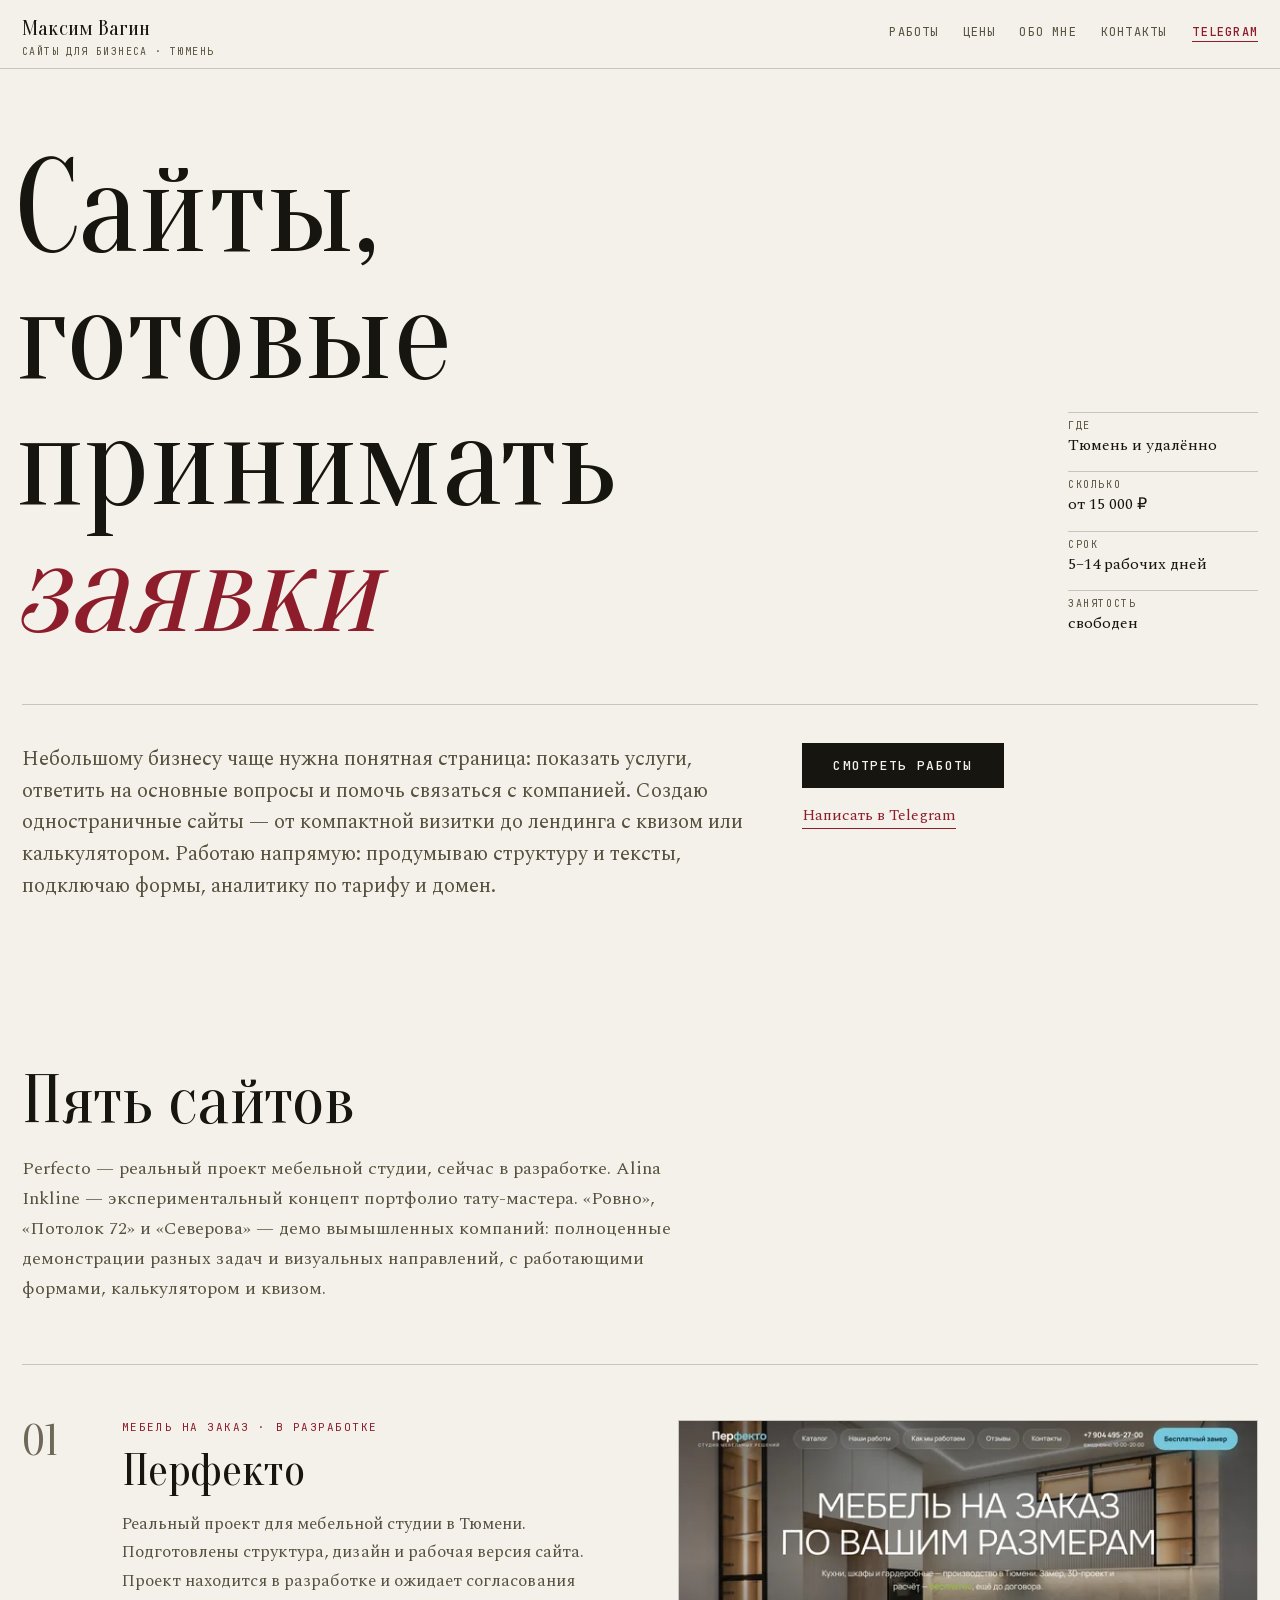
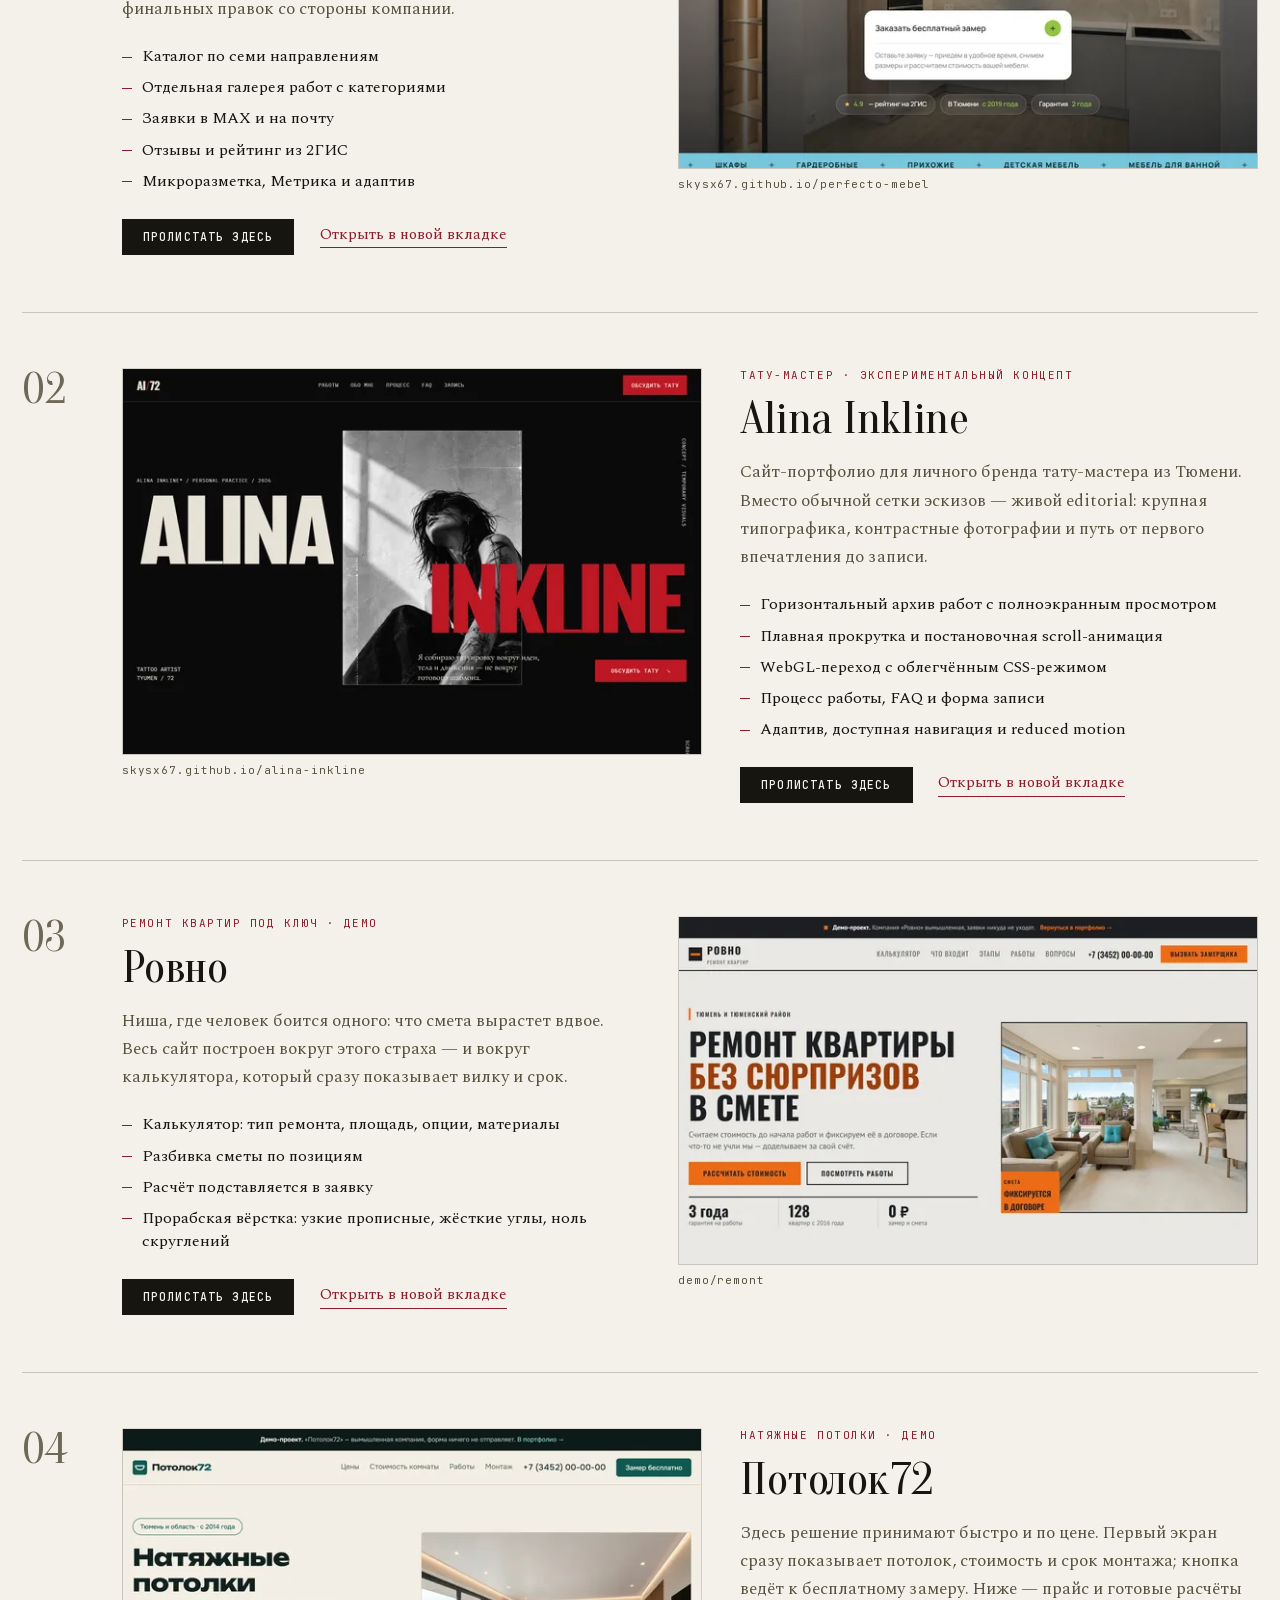
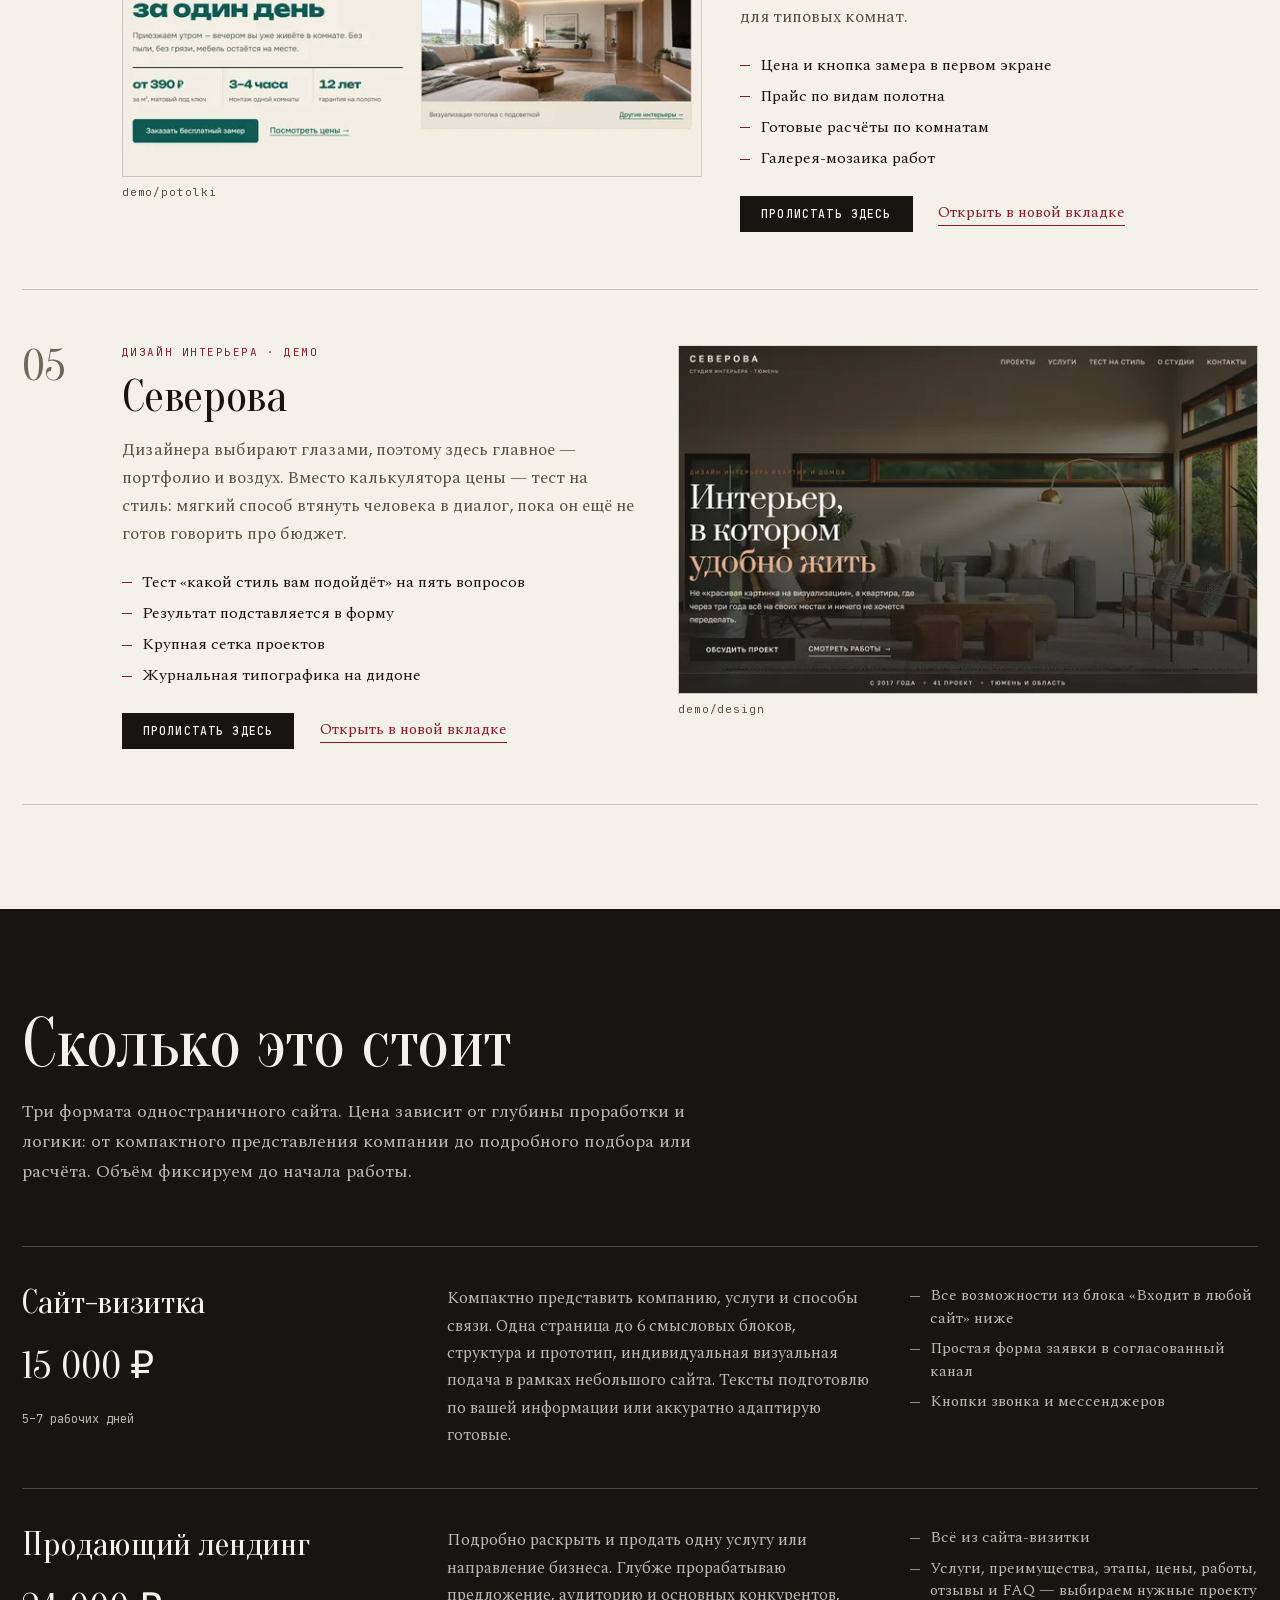
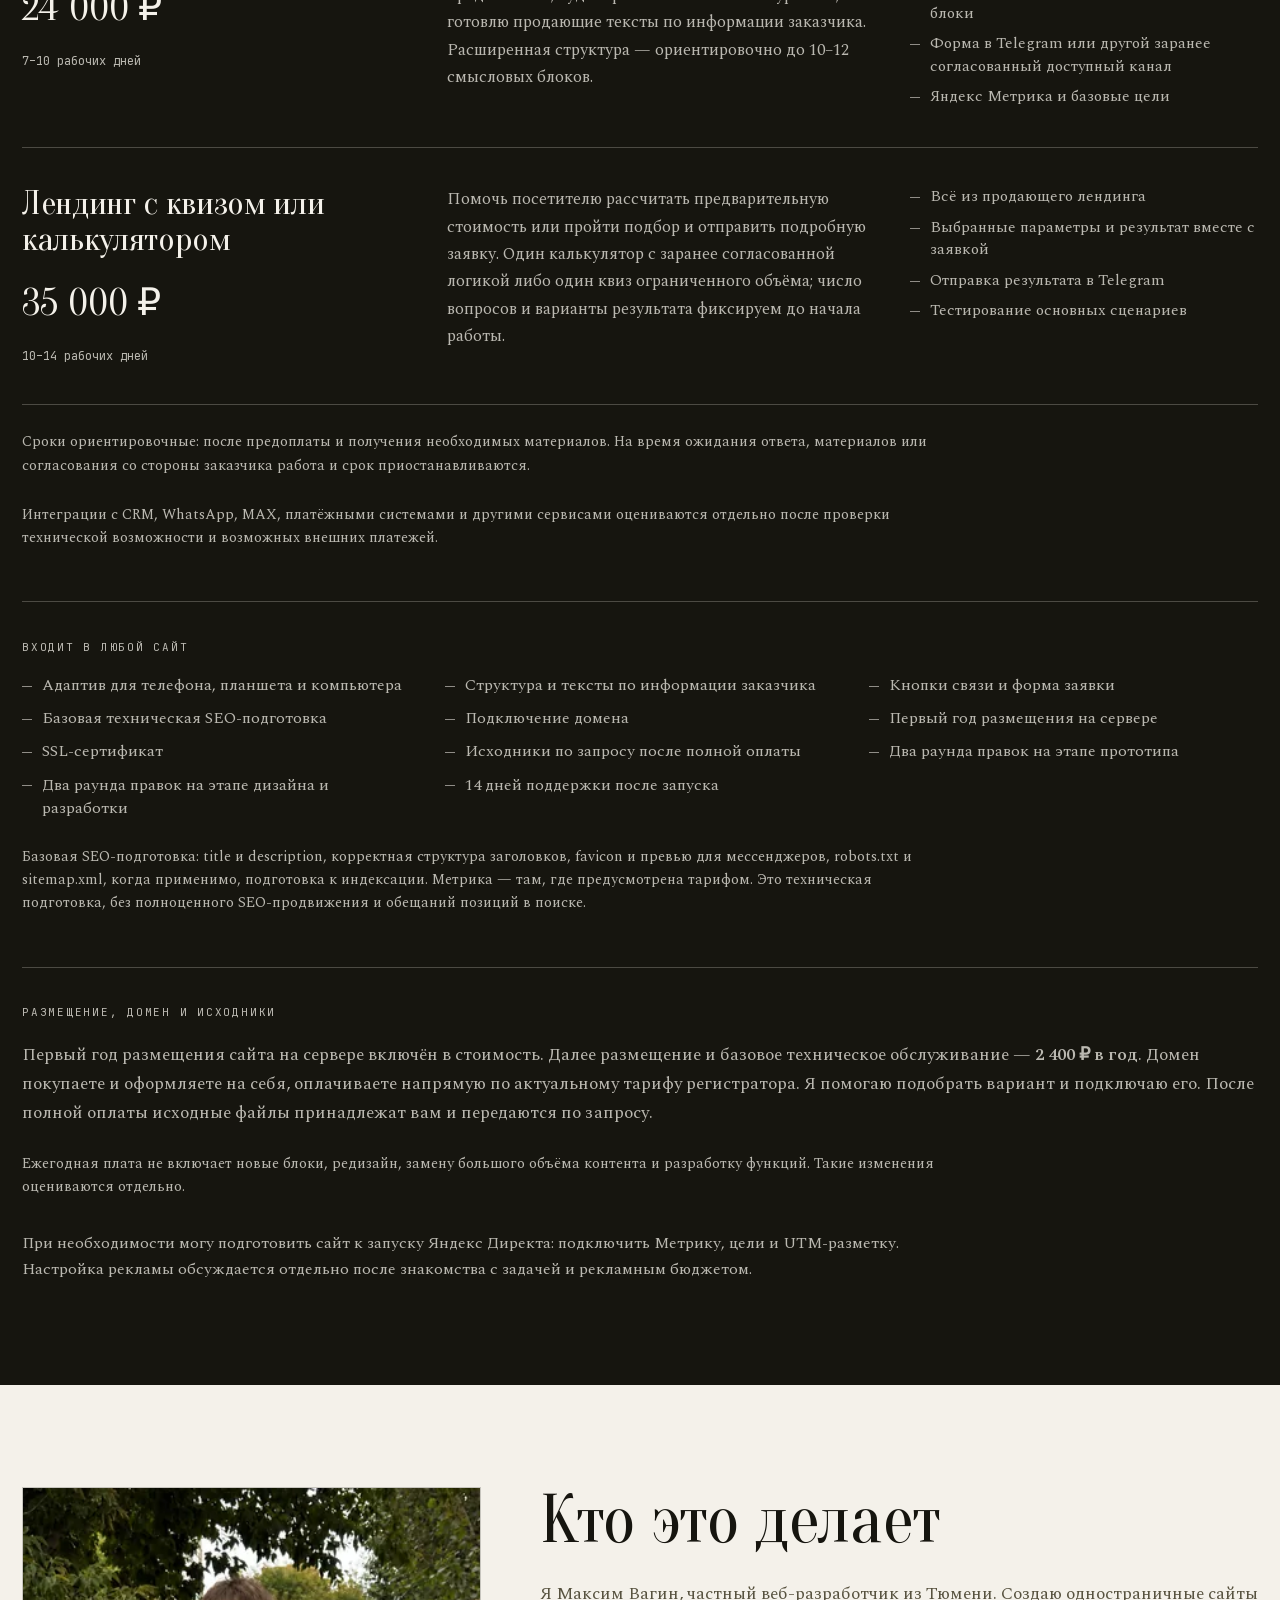
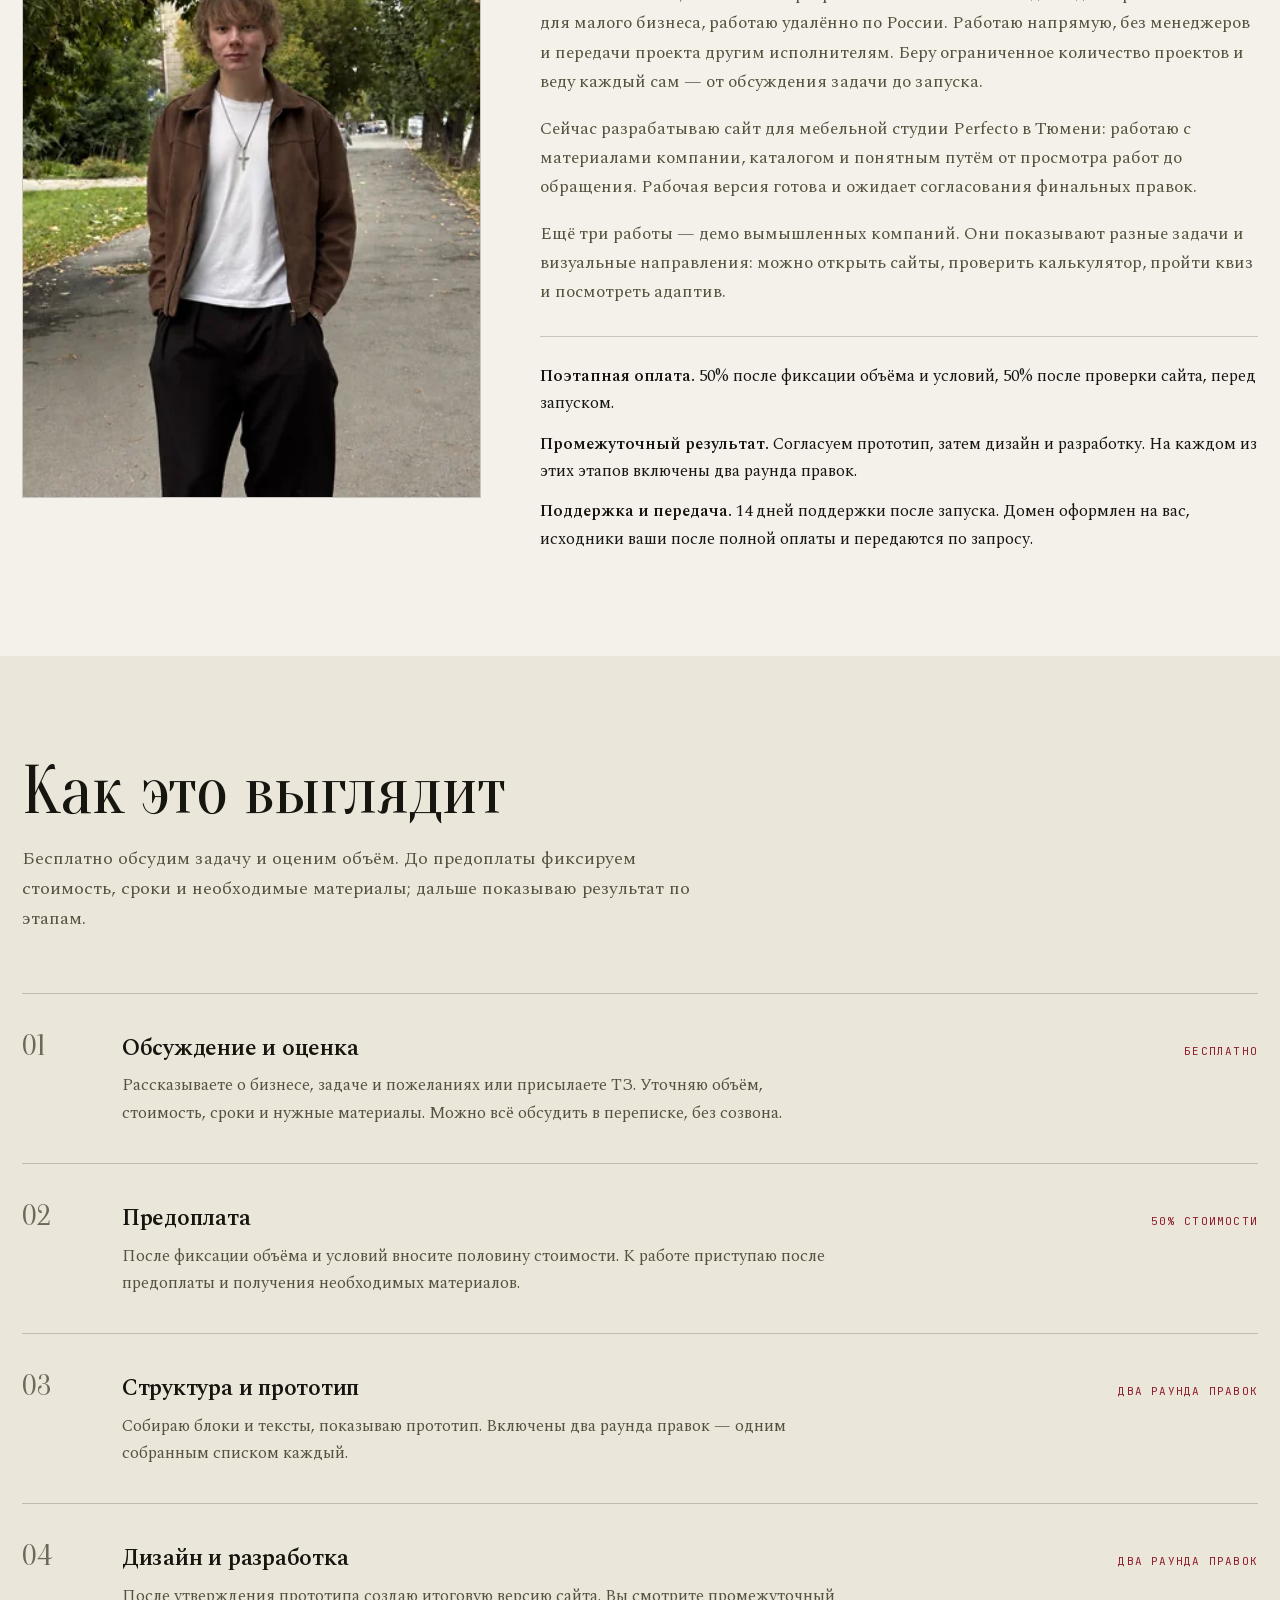
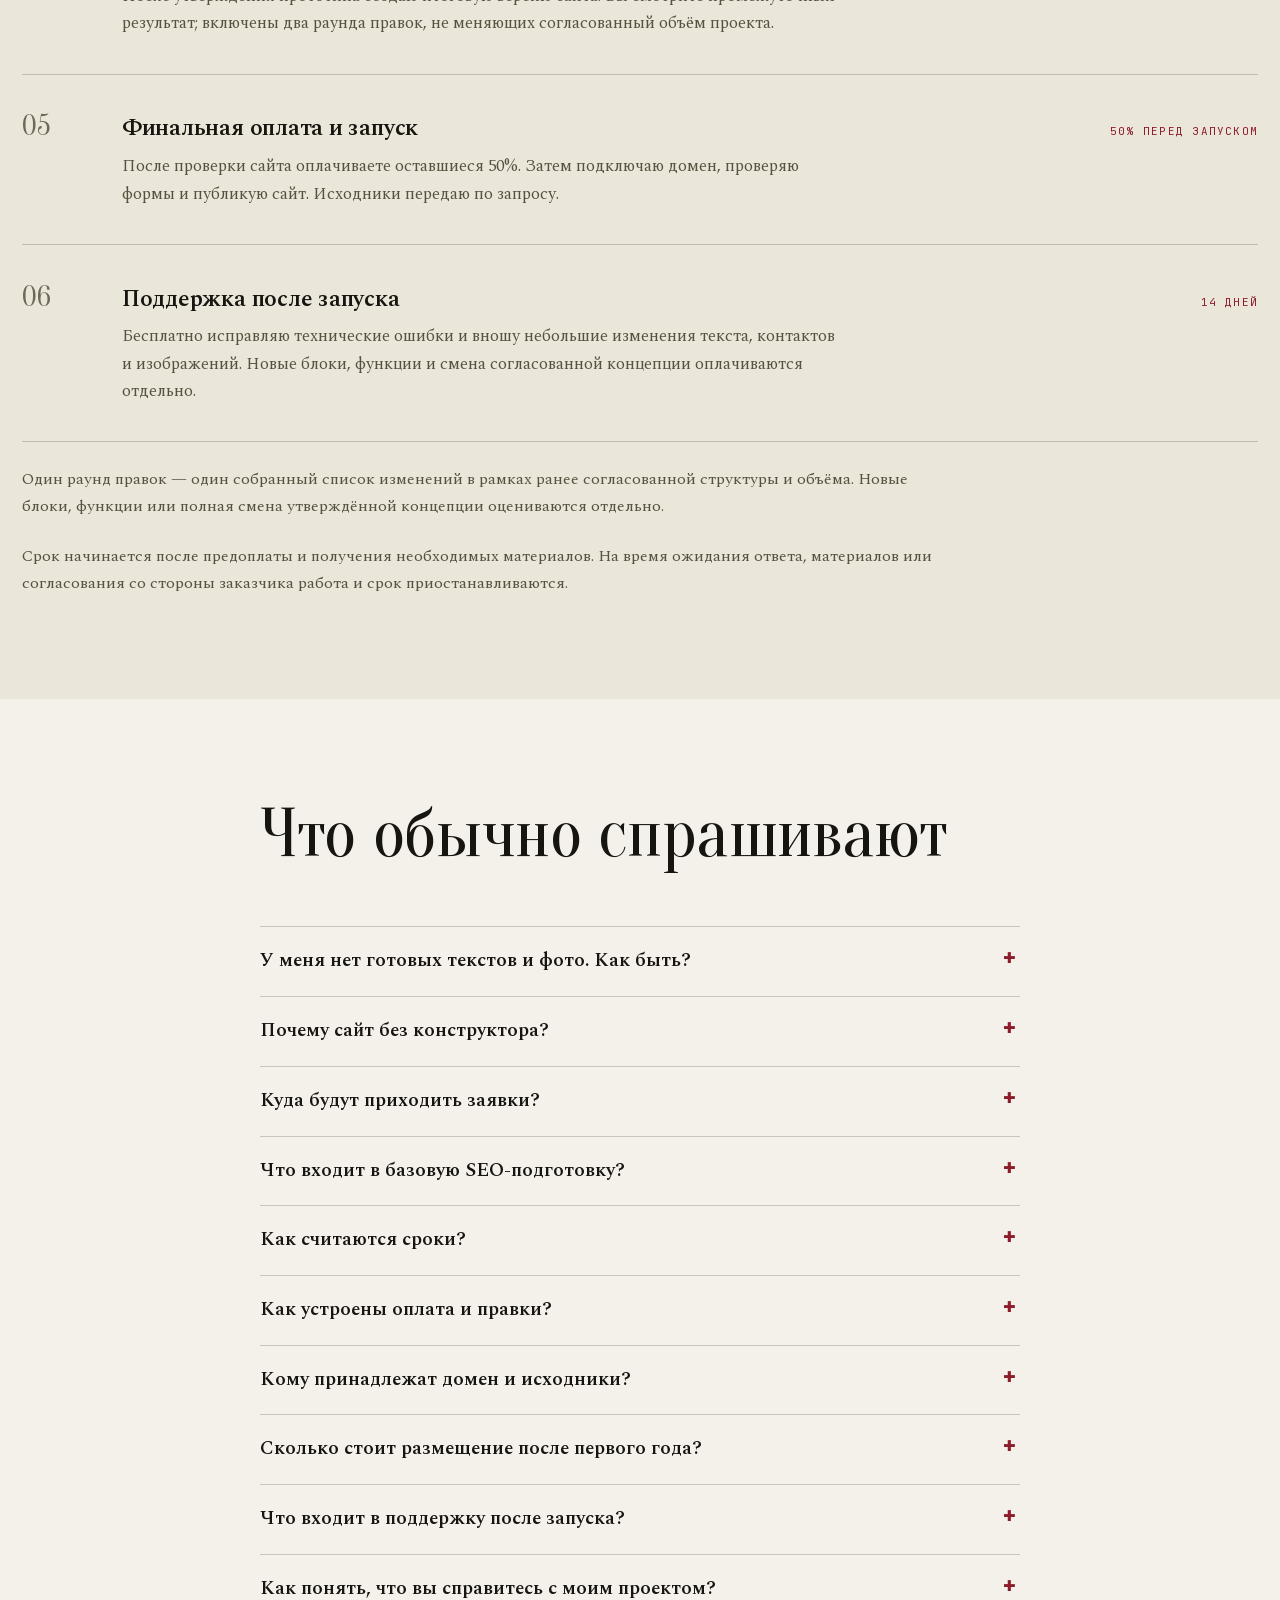
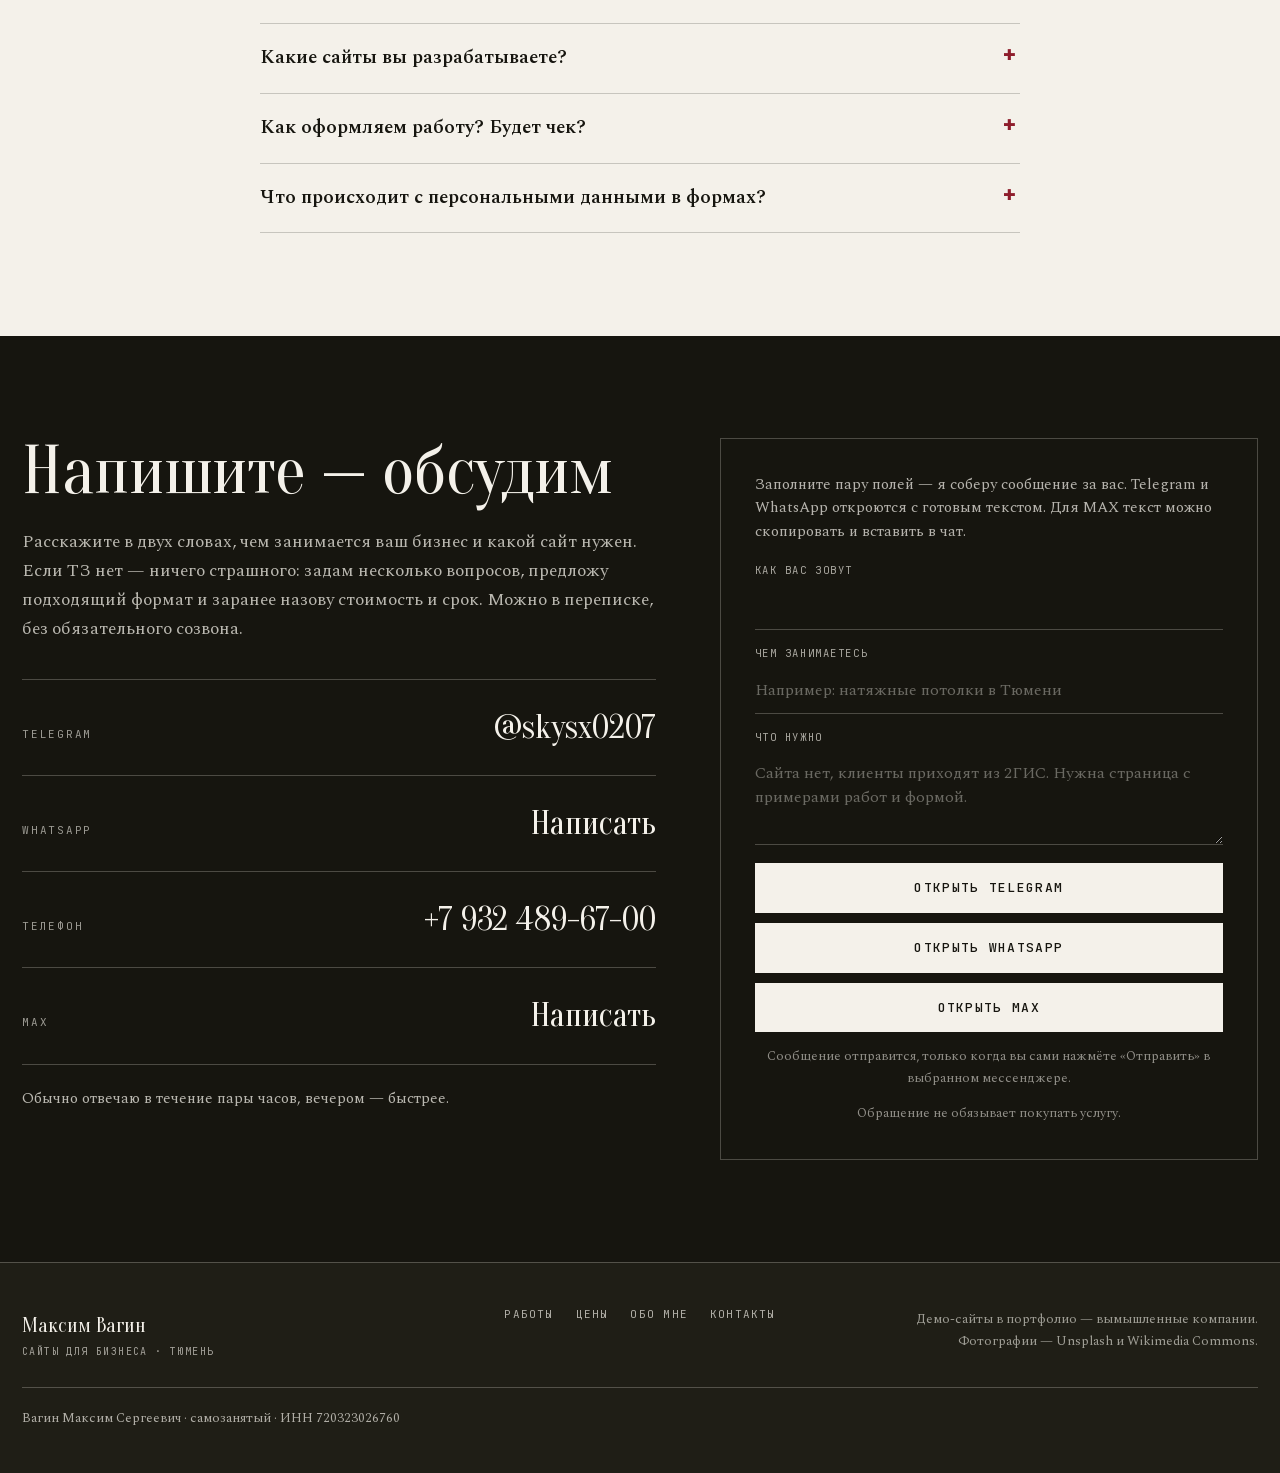
<file: index.html>
<!DOCTYPE html>
<html lang="ru">
<head>
<meta charset="utf-8">
<meta name="viewport" content="width=device-width, initial-scale=1">
<title>Максим Вагин — одностраничные сайты для бизнеса в Тюмени от 15 000 ₽</title>
<meta name="description" content="Разработка одностраничных сайтов для малого бизнеса: структура, тексты, адаптив, формы заявок, базовая SEO-подготовка, подключение домена и запуск.">
<link rel="canonical" href="https://skysx67.github.io/portfolio/">
<meta name="author" content="Максим Вагин">
<meta property="og:type" content="website">
<meta property="og:locale" content="ru_RU">
<meta property="og:url" content="https://skysx67.github.io/portfolio/">
<meta property="og:title" content="Максим Вагин — одностраничные сайты для бизнеса в Тюмени от 15 000 ₽">
<meta property="og:description" content="Разработка одностраничных сайтов для малого бизнеса: структура, тексты, адаптив, формы заявок, базовая SEO-подготовка, подключение домена и запуск.">
<meta property="og:image" content="https://skysx67.github.io/portfolio/assets/img/og-15000.png">
<meta property="og:image:width" content="1200">
<meta property="og:image:height" content="630">
<meta property="og:image:type" content="image/png">
<meta property="og:image:alt" content="Максим Вагин — одностраничные сайты для бизнеса от 15 000 рублей">
<meta name="twitter:card" content="summary_large_image">
<meta name="twitter:title" content="Максим Вагин — одностраничные сайты для бизнеса в Тюмени от 15 000 ₽">
<meta name="twitter:description" content="Разработка одностраничных сайтов для малого бизнеса: структура, тексты, адаптив, формы заявок, базовая SEO-подготовка, подключение домена и запуск.">
<meta name="twitter:image" content="https://skysx67.github.io/portfolio/assets/img/og-15000.png">
<link rel="icon" href="data:image/svg+xml,%3Csvg xmlns='http://www.w3.org/2000/svg' viewBox='0 0 64 64'%3E%3Crect width='64' height='64' fill='%2316150F'/%3E%3Ctext x='32' y='46' font-family='Georgia,serif' font-size='40' fill='%23F4F1EA' text-anchor='middle'%3E%D0%92%3C/text%3E%3C/svg%3E">

<link rel="preload" as="font" type="font/woff2" href="assets/fonts/oranienbaum-400-cyrillic.woff2" crossorigin>
<link rel="preload" as="font" type="font/woff2" href="assets/fonts/spectral-400-cyrillic.woff2" crossorigin>
<link rel="preload" as="image" href="assets/img/case-perfecto-1200.webp?v=3" fetchpriority="high"
      imagesrcset="assets/img/case-perfecto-600.webp?v=3 600w, assets/img/case-perfecto-900.webp?v=3 900w, assets/img/case-perfecto-1200.webp?v=3 1200w, assets/img/case-perfecto-1600.webp?v=3 1600w"
      imagesizes="(max-width:660px) calc(100vw - 44px), (max-width:1100px) 88vw, (max-width:1324px) 45vw, 575px">
<script>
/* Стартовые состояния ограничены таймером, который не ждёт загрузки ресурсов.
   Без JS контент виден; медленный или недоступный app.js не оставит пустой экран. */
(function(d){var h=d.documentElement;
 if(matchMedia('(prefers-reduced-motion:reduce)').matches)return;
 h.classList.add('rv-on');
 setTimeout(function(){
   if(!h.dataset.rvReady)h.classList.remove('rv-on');
 },1200);
})(document);
</script>
<link rel="stylesheet" href="assets/css/style.css?v=3">

<script type="application/ld+json">
{
  "@context": "https://schema.org",
  "@type": "ProfessionalService",
  "name": "Максим Вагин — одностраничные сайты для бизнеса",
  "description": "Разработка одностраничных сайтов для малого бизнеса: структура, тексты, адаптив, формы заявок, базовая SEO-подготовка, подключение домена и запуск.",
  "url": "https://skysx67.github.io/portfolio/",
  "areaServed": [
    {
      "@type": "City",
      "name": "Тюмень"
    },
    {
      "@type": "Country",
      "name": "Россия"
    }
  ],
  "priceRange": "15000–35000 RUB",
  "founder": {
    "@type": "Person",
    "name": "Максим Вагин"
  },
  "sameAs": [
    "https://t.me/skysx0207"
  ],
  "telephone": "+79324896700",
  "makesOffer": [
    {
      "@type": "Offer",
      "name": "Сайт-визитка",
      "price": "15000",
      "priceCurrency": "RUB",
      "description": "Одна страница до 6 смысловых блоков: структура, прототип, тексты, адаптив и простая форма заявки. 5–7 рабочих дней после предоплаты и получения материалов."
    },
    {
      "@type": "Offer",
      "name": "Продающий лендинг",
      "price": "24000",
      "priceCurrency": "RUB",
      "description": "Всё из сайта-визитки, проработка предложения, аудитории и конкурентов, до 10–12 смысловых блоков, форма заявки, Яндекс Метрика и базовые цели. 7–10 рабочих дней после предоплаты и получения материалов."
    },
    {
      "@type": "Offer",
      "name": "Лендинг с квизом или калькулятором",
      "price": "35000",
      "priceCurrency": "RUB",
      "description": "Всё из продающего лендинга и один согласованный калькулятор либо квиз ограниченного объёма. Параметры и результат передаются в Telegram вместе с заявкой. 10–14 рабочих дней после предоплаты и получения материалов."
    }
  ]
}
</script>
</head>
<body>

<a class="skip" href="#main">Перейти к содержимому</a>

<header class="hdr" id="top">
  <div class="wrap hdr__in">
    <a class="brand" href="#top">
      <span class="brand__name">Максим Вагин</span>
      <span class="brand__role">сайты для бизнеса · Тюмень</span>
    </a>
    <nav class="nav" aria-label="Основная навигация">
      <a href="#cases">Работы</a>
      <a href="#services">Цены</a>
      <a href="#about">Обо мне</a>
      <a href="#contact">Контакты</a>
    </nav>
    <a class="hdr__tg" href="https://t.me/skysx0207" target="_blank" rel="noopener">Telegram</a>
    <button class="burger" type="button" aria-label="Меню" aria-expanded="false" aria-controls="mnav">
      <span></span>
    </button>
  </div>
  <nav class="mnav" id="mnav" hidden aria-label="Мобильная навигация">
    <a href="#cases">Работы</a><a href="#services">Цены</a><a href="#about">Обо мне</a><a href="#contact">Контакты</a>
    <a href="https://t.me/skysx0207" target="_blank" rel="noopener">Telegram · @skysx0207</a>
    <a href="https://wa.me/79324896700" target="_blank" rel="noopener">WhatsApp · написать</a>
    <a href="https://max.ru/u/f9LHodD0cOJ9oeFbKnXQnTrUYhTlNewUy-Ui5pFmW_MwNreb7rHAjkLRz-Y" target="_blank" rel="noopener">MAX · написать сообщение</a>
  </nav>
</header>

<main id="main">

<!-- HERO -->
<section class="hero">
  <div class="wrap hero__in">
    <div class="hero__head">
      <h1 data-rv="mask">Сайты,<br>готовые<br>принимать<br><span class="hero__em">заявки</span></h1>
    </div>
    <aside class="hero__meta" data-rv="up" style="--rv-i:1">
      <dl>
        <div><dt>Где</dt><dd>Тюмень и удалённо</dd></div>
        <div><dt>Сколько</dt><dd>от 15 000 ₽</dd></div>
        <div><dt>Срок</dt><dd>5–14 рабочих дней</dd></div>
        <div><dt>Занятость</dt><dd>свободен</dd></div>
      </dl>
    </aside>
  </div>
  <div class="wrap hero__foot">
    <p class="hero__lead" data-rv="up">Небольшому бизнесу чаще нужна понятная страница: показать услуги, ответить на основные вопросы и помочь связаться с компанией. Создаю одностраничные сайты — от компактной визитки до лендинга с квизом или калькулятором. Работаю напрямую: продумываю структуру и тексты, подключаю формы, аналитику по тарифу и домен.</p>
    <p class="hero__cta" data-rv="up" style="--rv-i:1">
      <a class="btn" href="#cases">Смотреть работы</a>
      <a class="ulink" href="https://t.me/skysx0207" target="_blank" rel="noopener">Написать в Telegram</a>
    </p>
  </div>
</section>

<!-- КЕЙСЫ -->
<section class="sec" id="cases">
  <div class="wrap">
    <header class="shead">
      <h2 data-rv="mask">Пять сайтов</h2>
      <p data-rv="up" style="--rv-i:1">Perfecto — реальный проект мебельной студии, сейчас в разработке. Alina Inkline — экспериментальный концепт портфолио тату-мастера. «Ровно», «Потолок 72» и «Северова» — демо вымышленных компаний: полноценные демонстрации разных задач и визуальных направлений, с работающими формами, калькулятором и квизом.</p>
    </header>

    <ol class="cases">

      <li class="case" data-rv="row" data-rv-stagger data-view="https://skysx67.github.io/perfecto-mebel/" data-view-title="Перфекто" data-view-url="skysx67.github.io/perfecto-mebel">
        <span class="case__num" data-rv="fig" aria-hidden="true">01</span>
        <div class="case__body" data-rv="up">
          <p class="case__niche">Мебель на заказ · в разработке</p>
          <h3>Перфекто</h3>
          <p class="case__desc">Реальный проект для мебельной студии в Тюмени. Подготовлены структура, дизайн и рабочая версия сайта. Проект находится в разработке и ожидает согласования финальных правок со стороны компании.</p>
          <ul class="case__list">
            <li>Каталог по семи направлениям</li>
            <li>Отдельная галерея работ с категориями</li>
            <li>Заявки в MAX и на почту</li>
            <li>Отзывы и рейтинг из 2ГИС</li>
            <li>Микроразметка, Метрика и адаптив</li>
          </ul>
          <p class="case__go"><button class="btn btn--sm" type="button" data-view-open>Пролистать здесь</button><a class="ulink" href="https://skysx67.github.io/perfecto-mebel/" target="_blank" rel="noopener">Открыть в новой вкладке</a></p>
        </div>
        <figure class="case__shot" data-rv="img">
          <a href="https://skysx67.github.io/perfecto-mebel/" target="_blank" rel="noopener">
            <img src="assets/img/case-perfecto-1200.webp?v=3"
                 srcset="assets/img/case-perfecto-600.webp?v=3 600w, assets/img/case-perfecto-900.webp?v=3 900w, assets/img/case-perfecto-1200.webp?v=3 1200w, assets/img/case-perfecto-1600.webp?v=3 1600w"
                 sizes="(max-width:660px) calc(100vw - 44px), (max-width:1100px) 88vw, (max-width:1324px) 45vw, 575px"
                 alt="Первый экран сайта мебельной компании Перфекто: кухня в интерьере и заголовок «Мебель на заказ по вашим размерам»" width="1200" height="720" fetchpriority="high">
          </a>
          <figcaption>skysx67.github.io/perfecto-mebel</figcaption>
        </figure>
      </li>

      <li class="case case--flip" data-rv="row" data-rv-stagger data-view="https://skysx67.github.io/alina-inkline/" data-view-title="Alina Inkline" data-view-url="skysx67.github.io/alina-inkline">
        <span class="case__num" data-rv="fig" aria-hidden="true">02</span>
        <div class="case__body" data-rv="up">
          <p class="case__niche">Тату-мастер · экспериментальный концепт</p>
          <h3>Alina Inkline</h3>
          <p class="case__desc">Сайт-портфолио для личного бренда тату-мастера из Тюмени. Вместо обычной сетки эскизов — живой editorial: крупная типографика, контрастные фотографии и путь от первого впечатления до записи.</p>
          <ul class="case__list">
            <li>Горизонтальный архив работ с полноэкранным просмотром</li>
            <li>Плавная прокрутка и постановочная scroll-анимация</li>
            <li>WebGL-переход с облегчённым CSS-режимом</li>
            <li>Процесс работы, FAQ и форма записи</li>
            <li>Адаптив, доступная навигация и reduced motion</li>
          </ul>
          <p class="case__go"><button class="btn btn--sm" type="button" data-view-open>Пролистать здесь</button><a class="ulink" href="https://skysx67.github.io/alina-inkline/" target="_blank" rel="noopener">Открыть в новой вкладке</a></p>
        </div>
        <figure class="case__shot" data-rv="img">
          <a href="https://skysx67.github.io/alina-inkline/" target="_blank" rel="noopener"><img src="assets/img/case-alina-inkline-1200.webp?v=3"
                 srcset="assets/img/case-alina-inkline-600.webp?v=3 600w, assets/img/case-alina-inkline-900.webp?v=3 900w, assets/img/case-alina-inkline-1200.webp?v=3 1200w, assets/img/case-alina-inkline-1600.webp?v=3 1600w"
                 sizes="(max-width:660px) calc(100vw - 44px), (max-width:1100px) 88vw, (max-width:1324px) 45vw, 575px"
                 alt="Первый экран концепта сайта тату-мастера Alina Inkline с крупной красной типографикой и чёрно-белым портретом" width="1200" height="800" loading="lazy"></a>
          <figcaption>skysx67.github.io/alina-inkline</figcaption>
        </figure>
      </li>

      <li class="case" data-rv="row" data-rv-stagger data-view="demo/remont/" data-view-title="Ровно" data-view-url="demo/remont">
        <span class="case__num" data-rv="fig" aria-hidden="true">03</span>
        <div class="case__body" data-rv="up">
          <p class="case__niche">Ремонт квартир под ключ · демо</p>
          <h3>Ровно</h3>
          <p class="case__desc">Ниша, где человек боится одного: что смета вырастет вдвое. Весь сайт построен вокруг этого страха — и вокруг калькулятора, который сразу показывает вилку и срок.</p>
          <ul class="case__list">
            <li>Калькулятор: тип ремонта, площадь, опции, материалы</li>
            <li>Разбивка сметы по позициям</li>
            <li>Расчёт подставляется в заявку</li>
            <li>Прорабская вёрстка: узкие прописные, жёсткие углы, ноль скруглений</li>
          </ul>
          <p class="case__go"><button class="btn btn--sm" type="button" data-view-open>Пролистать здесь</button><a class="ulink" href="demo/remont/" target="_blank" rel="noopener">Открыть в новой вкладке</a></p>
        </div>
        <figure class="case__shot" data-rv="img">
          <a href="demo/remont/"><img src="assets/img/case-remont-1200.webp?v=3"
                 srcset="assets/img/case-remont-600.webp?v=3 600w, assets/img/case-remont-900.webp?v=3 900w, assets/img/case-remont-1200.webp?v=3 1200w, assets/img/case-remont-1600.webp?v=3 1600w"
                 sizes="(max-width:660px) calc(100vw - 44px), (max-width:1100px) 88vw, (max-width:1324px) 45vw, 575px"
                 alt="Первый экран демо-лендинга ремонта квартир «Ровно» с кнопкой расчёта стоимости" width="1200" height="720" loading="lazy"></a>
          <figcaption>demo/remont</figcaption>
        </figure>
      </li>

      <li class="case case--flip" data-rv="row" data-rv-stagger data-view="demo/potolki/" data-view-title="Потолок 72" data-view-url="demo/potolki">
        <span class="case__num" data-rv="fig" aria-hidden="true">04</span>
        <div class="case__body" data-rv="up">
          <p class="case__niche">Натяжные потолки · демо</p>
          <h3>Потолок&#8202;72</h3>
          <p class="case__desc">Здесь решение принимают быстро и по цене. Первый экран сразу показывает потолок, стоимость и срок монтажа; кнопка ведёт к бесплатному замеру. Ниже — прайс и готовые расчёты для типовых комнат.</p>
          <ul class="case__list">
            <li>Цена и кнопка замера в первом экране</li>
            <li>Прайс по видам полотна</li>
            <li>Готовые расчёты по комнатам</li>
            <li>Галерея-мозаика работ</li>
          </ul>
          <p class="case__go"><button class="btn btn--sm" type="button" data-view-open>Пролистать здесь</button><a class="ulink" href="demo/potolki/" target="_blank" rel="noopener">Открыть в новой вкладке</a></p>
        </div>
        <figure class="case__shot" data-rv="img">
          <a href="demo/potolki/"><img src="assets/img/case-potolki-1200.webp?v=3"
                 srcset="assets/img/case-potolki-600.webp?v=3 600w, assets/img/case-potolki-900.webp?v=3 900w, assets/img/case-potolki-1200.webp?v=3 1200w, assets/img/case-potolki-1600.webp?v=3 1600w"
                 sizes="(max-width:660px) calc(100vw - 44px), (max-width:1100px) 88vw, (max-width:1324px) 45vw, 575px"
                 alt="Первый экран демо-лендинга «Потолок72» с визуализацией потолка, ценой и кнопкой замера" width="1200" height="720" loading="lazy"></a>
          <figcaption>demo/potolki</figcaption>
        </figure>
      </li>

      <li class="case" data-rv="row" data-rv-stagger data-view="demo/design/" data-view-title="Северова" data-view-url="demo/design">
        <span class="case__num" data-rv="fig" aria-hidden="true">05</span>
        <div class="case__body" data-rv="up">
          <p class="case__niche">Дизайн интерьера · демо</p>
          <h3>Северова</h3>
          <p class="case__desc">Дизайнера выбирают глазами, поэтому здесь главное — портфолио и воздух. Вместо калькулятора цены — тест на стиль: мягкий способ втянуть человека в диалог, пока он ещё не готов говорить про бюджет.</p>
          <ul class="case__list">
            <li>Тест «какой стиль вам подойдёт» на пять вопросов</li>
            <li>Результат подставляется в форму</li>
            <li>Крупная сетка проектов</li>
            <li>Журнальная типографика на дидоне</li>
          </ul>
          <p class="case__go"><button class="btn btn--sm" type="button" data-view-open>Пролистать здесь</button><a class="ulink" href="demo/design/" target="_blank" rel="noopener">Открыть в новой вкладке</a></p>
        </div>
        <figure class="case__shot" data-rv="img">
          <a href="demo/design/"><img src="assets/img/case-design-1200.webp?v=3"
                 srcset="assets/img/case-design-600.webp?v=3 600w, assets/img/case-design-900.webp?v=3 900w, assets/img/case-design-1200.webp?v=3 1200w, assets/img/case-design-1600.webp?v=3 1600w"
                 sizes="(max-width:660px) calc(100vw - 44px), (max-width:1100px) 88vw, (max-width:1324px) 45vw, 575px"
                 alt="Первый экран демо-лендинга студии дизайна интерьера «Северова»" width="1200" height="720" loading="lazy"></a>
          <figcaption>demo/design</figcaption>
        </figure>
      </li>

    </ol>
  </div>
</section>

<!-- ЦЕНЫ -->
<section class="sec sec--dark" id="services">
  <div class="wrap">
    <header class="shead shead--light">
      <h2 data-rv="mask">Сколько это стоит</h2>
      <p data-rv="up" style="--rv-i:1">Три формата одностраничного сайта. Цена зависит от глубины проработки и логики: от компактного представления компании до подробного подбора или расчёта. Объём фиксируем до начала работы.</p>
    </header>

    <div class="price" data-rv-stagger>
      <article class="tier" data-rv="up">
        <div class="tier__head">
          <h3>Сайт-визитка</h3>
          <p class="tier__sum"><b>15 000 ₽</b></p>
          <p class="tier__term">5–7 рабочих дней</p>
        </div>
        <p class="tier__what">Компактно представить компанию, услуги и способы связи. Одна страница до 6 смысловых блоков, структура и прототип, индивидуальная визуальная подача в рамках небольшого сайта. Тексты подготовлю по вашей информации или аккуратно адаптирую готовые.</p>
        <ul class="tier__list">
          <li>Все возможности из блока «Входит в любой сайт» ниже</li>
          <li>Простая форма заявки в согласованный канал</li>
          <li>Кнопки звонка и мессенджеров</li>
        </ul>
      </article>

      <article class="tier" data-rv="up">
        <div class="tier__head">
          <h3>Продающий лендинг</h3>
          <p class="tier__sum"><b>24 000 ₽</b></p>
          <p class="tier__term">7–10 рабочих дней</p>
        </div>
        <p class="tier__what">Подробно раскрыть и продать одну услугу или направление бизнеса. Глубже прорабатываю предложение, аудиторию и основных конкурентов, готовлю продающие тексты по информации заказчика. Расширенная структура — ориентировочно до 10–12 смысловых блоков.</p>
        <ul class="tier__list">
          <li>Всё из сайта-визитки</li>
          <li>Услуги, преимущества, этапы, цены, работы, отзывы и FAQ — выбираем нужные проекту блоки</li>
          <li>Форма в Telegram или другой заранее согласованный доступный канал</li>
          <li>Яндекс Метрика и базовые цели</li>
        </ul>
      </article>

      <article class="tier" data-rv="up">
        <div class="tier__head">
          <h3>Лендинг с квизом или калькулятором</h3>
          <p class="tier__sum"><b>35 000 ₽</b></p>
          <p class="tier__term">10–14 рабочих дней</p>
        </div>
        <p class="tier__what">Помочь посетителю рассчитать предварительную стоимость или пройти подбор и отправить подробную заявку. Один калькулятор с заранее согласованной логикой либо один квиз ограниченного объёма; число вопросов и варианты результата фиксируем до начала работы.</p>
        <ul class="tier__list">
          <li>Всё из продающего лендинга</li>
          <li>Выбранные параметры и результат вместе с заявкой</li>
          <li>Отправка результата в Telegram</li>
          <li>Тестирование основных сценариев</li>
        </ul>
      </article>
    </div>
    <p class="incl__note">Сроки ориентировочные: после предоплаты и получения необходимых материалов. На время ожидания ответа, материалов или согласования со стороны заказчика работа и срок приостанавливаются.</p>
    <p class="incl__note">Интеграции с CRM, WhatsApp, MAX, платёжными системами и другими сервисами оцениваются отдельно после проверки технической возможности и возможных внешних платежей.</p>

    <div class="incl" data-rv="up">
      <h3>Входит в любой сайт</h3>
      <ul>
        <li>Адаптив для телефона, планшета и компьютера</li>
        <li>Структура и тексты по информации заказчика</li>
        <li>Кнопки связи и форма заявки</li>
        <li>Базовая техническая SEO-подготовка</li>
        <li>Подключение домена</li>
        <li>Первый год размещения на сервере</li>
        <li>SSL-сертификат</li>
        <li>Исходники по запросу после полной оплаты</li>
        <li>Два раунда правок на этапе прототипа</li>
        <li>Два раунда правок на этапе дизайна и разработки</li>
        <li>14 дней поддержки после запуска</li>
      </ul>
      <p class="incl__note">Базовая SEO-подготовка: title и description, корректная структура заголовков, favicon и превью для мессенджеров, robots.txt и sitemap.xml, когда применимо, подготовка к индексации. Метрика — там, где предусмотрена тарифом. Это техническая подготовка, без полноценного SEO-продвижения и обещаний позиций в поиске.</p>
    </div>

    <div class="incl" data-rv="up">
      <h3>Размещение, домен и исходники</h3>
      <p>Первый год размещения сайта на сервере включён в стоимость. Далее размещение и базовое техническое обслуживание — <b>2 400 ₽ в год</b>. Домен покупаете и оформляете на себя, оплачиваете напрямую по актуальному тарифу регистратора. Я помогаю подобрать вариант и подключаю его. После полной оплаты исходные файлы принадлежат вам и передаются по запросу.</p>
      <p class="incl__note">Ежегодная плата не включает новые блоки, редизайн, замену большого объёма контента и разработку функций. Такие изменения оцениваются отдельно.</p>
    </div>
    <p class="direct-note" data-rv="up">При необходимости могу подготовить сайт к запуску Яндекс Директа: подключить Метрику, цели и UTM-разметку. Настройка рекламы обсуждается отдельно после знакомства с задачей и рекламным бюджетом.</p>
  </div>
</section>

<!-- ОБО МНЕ -->
<section class="sec" id="about">
  <div class="wrap about">
    <figure class="about__img" data-rv="img">
      <img src="assets/img/maxim-portrait-600.webp"
           srcset="assets/img/maxim-portrait-360.webp 360w, assets/img/maxim-portrait-600.webp 600w, assets/img/maxim-portrait-1086.webp 1086w"
           sizes="(max-width:604px) calc(100vw - 44px), (max-width:900px) 560px, (max-width:1324px) 36vw, 468px"
           alt="Максим Вагин — разработчик сайтов для небольшого бизнеса в Тюмени" width="600" height="800" loading="lazy">
    </figure>
    <div class="about__text" data-rv="up" style="--rv-i:1">
      <h2 data-rv="mask">Кто это делает</h2>
      <p>Я Максим Вагин, частный веб-разработчик из Тюмени. Создаю одностраничные сайты для малого бизнеса, работаю удалённо по России. Работаю напрямую, без менеджеров и передачи проекта другим исполнителям. Беру ограниченное количество проектов и веду каждый сам — от обсуждения задачи до запуска.</p>
      <p>Сейчас разрабатываю сайт для мебельной студии Perfecto в Тюмени: работаю с материалами компании, каталогом и понятным путём от просмотра работ до обращения. Рабочая версия готова и ожидает согласования финальных правок.</p>
      <p>Ещё три работы — демо вымышленных компаний. Они показывают разные задачи и визуальные направления: можно открыть сайты, проверить калькулятор, пройти квиз и посмотреть адаптив.</p>
      <ul class="about__list">
        <li><b>Поэтапная оплата.</b> 50% после фиксации объёма и условий, 50% после проверки сайта, перед запуском.</li>
        <li><b>Промежуточный результат.</b> Согласуем прототип, затем дизайн и разработку. На каждом из этих этапов включены два раунда правок.</li>
        <li><b>Поддержка и передача.</b> 14 дней поддержки после запуска. Домен оформлен на вас, исходники ваши после полной оплаты и передаются по запросу.</li>
      </ul>
    </div>
  </div>
</section>

<!-- ПРОЦЕСС -->
<section class="sec sec--tint">
  <div class="wrap">
    <header class="shead">
      <h2 data-rv="mask">Как это выглядит</h2>
      <p data-rv="up" style="--rv-i:1">Бесплатно обсудим задачу и оценим объём. До предоплаты фиксируем стоимость, сроки и необходимые материалы; дальше показываю результат по этапам.</p>
    </header>
    <ol class="flow" data-rv-stagger>
      <li data-rv="up">
        <h3>Обсуждение и оценка</h3>
        <p>Рассказываете о бизнесе, задаче и пожеланиях или присылаете ТЗ. Уточняю объём, стоимость, сроки и нужные материалы. Можно всё обсудить в переписке, без созвона.</p>
        <p class="flow__t">бесплатно</p>
      </li>
      <li data-rv="up">
        <h3>Предоплата</h3>
        <p>После фиксации объёма и условий вносите половину стоимости. К работе приступаю после предоплаты и получения необходимых материалов.</p>
        <p class="flow__t">50% стоимости</p>
      </li>
      <li data-rv="up">
        <h3>Структура и прототип</h3>
        <p>Собираю блоки и тексты, показываю прототип. Включены два раунда правок — одним собранным списком каждый.</p>
        <p class="flow__t">два раунда правок</p>
      </li>
      <li data-rv="up">
        <h3>Дизайн и разработка</h3>
        <p>После утверждения прототипа создаю итоговую версию сайта. Вы смотрите промежуточный результат; включены два раунда правок, не меняющих согласованный объём проекта.</p>
        <p class="flow__t">два раунда правок</p>
      </li>
      <li data-rv="up">
        <h3>Финальная оплата и запуск</h3>
        <p>После проверки сайта оплачиваете оставшиеся 50%. Затем подключаю домен, проверяю формы и публикую сайт. Исходники передаю по запросу.</p>
        <p class="flow__t">50% перед запуском</p>
      </li>
      <li data-rv="up">
        <h3>Поддержка после запуска</h3>
        <p>Бесплатно исправляю технические ошибки и вношу небольшие изменения текста, контактов и изображений. Новые блоки, функции и смена согласованной концепции оплачиваются отдельно.</p>
        <p class="flow__t">14 дней</p>
      </li>
    </ol>
    <p class="flow__note" data-rv="up">Один раунд правок — один собранный список изменений в рамках ранее согласованной структуры и объёма. Новые блоки, функции или полная смена утверждённой концепции оцениваются отдельно.</p>
    <p class="flow__note" data-rv="up">Срок начинается после предоплаты и получения необходимых материалов. На время ожидания ответа, материалов или согласования со стороны заказчика работа и срок приостанавливаются.</p>
  </div>
</section>

<!-- FAQ -->
<section class="sec">
  <div class="wrap wrap--narrow">
    <header class="shead"><h2 data-rv="mask">Что обычно спрашивают</h2></header>
    <div class="faq" data-rv-stagger>

      <details class="qa" data-rv="up">
        <summary>У меня нет готовых текстов и фото. Как быть?</summary>
        <div><p>Вы можете прислать готовые тексты либо рассказать о компании — подготовлю структуру и тексты на основе вашей информации. Логотип, фотографии, видео и другие фирменные материалы предоставляет заказчик. Если собственных материалов нет, помогу подобрать изображения из бесплатных фотостоков.</p><p>Вы подтверждаете достоверность информации и право использовать переданные материалы, а также утверждаете тексты перед публикацией. Сложная обработка, массовая генерация уникальных изображений, создание видео и платные стоки обсуждаются и оцениваются отдельно.</p></div>
      </details>

      <details class="qa" data-rv="up">
        <summary>Почему сайт без конструктора?</summary>
        <div><p>Так можно сделать нужную структуру, визуальную подачу и логику калькулятора без подписки на конструктор. После полной оплаты исходники принадлежат вам: сайт можно перенести на подходящий сервер или передать другому разработчику.</p><p>Визуального редактора для самостоятельной перестановки блоков в этих тарифах нет. Для изменений в коде обычно нужен разработчик. Если важно часто редактировать сайт самостоятельно, обсудим это до начала работы. Размещение оплачивается отдельно после первого года — 2 400 ₽ в год.</p></div>
      </details>

      <details class="qa" data-rv="up">
        <summary>Куда будут приходить заявки?</summary>
        <div><p>В визитке — в заранее согласованный канал. В продающем лендинге — в Telegram или другой согласованный доступный канал. В тарифе с квизом или калькулятором параметры и результат отправляются в Telegram вместе с заявкой.</p><p>CRM, WhatsApp, MAX, платёжные системы и другие интеграции оцениваются отдельно после проверки технической возможности и внешних платежей. Обычная кнопка перехода в мессенджер и автоматическая передача заявки в сервис — разные задачи.</p></div>
      </details>

      <details class="qa" data-rv="up">
        <summary>Что входит в базовую SEO-подготовку?</summary>
        <div><p>Title и description, корректная структура заголовков, favicon и превью для мессенджеров, robots.txt и sitemap.xml, когда применимо, подготовка к индексации. Яндекс Метрика и базовые цели входят в продающий лендинг и тариф с квизом или калькулятором. Полноценное SEO-продвижение и позиции в поиске в это предложение не входят.</p></div>
      </details>

      <details class="qa" data-rv="up">
        <summary>Как считаются сроки?</summary>
        <div><p>Ориентир для визитки — 5–7 рабочих дней, продающего лендинга — 7–10, лендинга с квизом или калькулятором — 10–14. Срок начинается после предоплаты и получения необходимых материалов. На время ожидания вашего ответа, материалов или согласования работа и срок приостанавливаются.</p></div>
      </details>

      <details class="qa" data-rv="up">
        <summary>Как устроены оплата и правки?</summary>
        <div><p>Обсуждение и оценка бесплатны. Сначала фиксируем объём, условия, цену и сроки, затем вы вносите 50%. После этого создаю структуру и прототип, а после их утверждения — дизайн и рабочий сайт. Оставшиеся 50% оплачиваются после проверки, перед подключением домена и публикацией.</p><p>На этапе прототипа включены два раунда правок и ещё два на этапе дизайна и разработки. Один раунд — один собранный список в рамках согласованной структуры и объёма. Новые блоки, функции и полная смена утверждённой концепции оцениваются отдельно. Если решите остановить проект, покажу расчёт выполненной работы и подтверждённых расходов и верну неотработанный остаток.</p></div>
      </details>

      <details class="qa" data-rv="up">
        <summary>Кому принадлежат домен и исходники?</summary>
        <div><p>Домен покупаете и оформляете на себя, оплачиваете напрямую по актуальному тарифу регистратора. Я помогаю выбрать вариант и подключаю его. После полной оплаты исходные файлы сайта принадлежат вам и передаются по запросу. Их можно передать другому разработчику.</p></div>
      </details>

      <details class="qa" data-rv="up">
        <summary>Сколько стоит размещение после первого года?</summary>
        <div><p>Первый год размещения на сервере включён. Далее размещение и базовое техническое обслуживание — 2 400 ₽ в год. Домен оплачиваете отдельно регистратору. Ежегодная плата не включает новые блоки, редизайн, замену большого объёма контента и разработку функций.</p></div>
      </details>

      <details class="qa" data-rv="up">
        <summary>Что входит в поддержку после запуска?</summary>
        <div><p>В течение 14 дней бесплатно исправляю технические ошибки и вношу небольшие изменения текста, контактов и изображений. Новые блоки, функции и смена согласованной концепции оплачиваются отдельно.</p></div>
      </details>

      <details class="qa" data-rv="up">
        <summary>Как понять, что вы справитесь с моим проектом?</summary>
        <div><p>Посмотрите открытые рабочие демо выше: в них можно проверить калькулятор, квиз и формы. До начала согласуем задачу и объём; работа идёт по прозрачным этапам, с оплатой 50/50 и просмотром промежуточного результата. Вы общаетесь напрямую со мной — с человеком, который делает сайт.</p></div>
      </details>

      <details class="qa" data-rv="up">
        <summary>Какие сайты вы разрабатываете?</summary>
        <div><p>Сейчас беру только одностраничные сайты для малого бизнеса: визитки, лендинги, страницы с формой, квизом или калькулятором. Многостраничные сайты, интернет-магазины и личные кабинеты пока не предлагаю.</p></div>
      </details>

      <details class="qa" data-rv="up">
        <summary>Как оформляем работу? Будет чек?</summary>
        <div><p>Работаю как самозанятый. До начала отдельно согласуем состав работ, сроки, цену и порядок оплаты. На каждый платёж выдаю чек из «Мой налог». Если нужен отдельный подписанный договор, обсудим его до начала работы.</p></div>
      </details>

      <details class="qa" data-rv="up">
        <summary>Что происходит с персональными данными в формах?</summary>
        <div><p>Для формы заранее согласуем, какие данные нужны, где они хранятся и кому передаются. Оператором данных клиентов обычно выступает ваш бизнес. Если мне нужен доступ к заявкам, оформляем отдельное поручение на обработку. Политику, необходимые согласия и технические настройки согласуем под реальную схему работы; одна галочка не заменяет выполнение требований 152-ФЗ.</p><p>На этом сайте поля только собирают текст обращения в вашем браузере. Telegram и WhatsApp открываются с готовым текстом, для MAX текст копируется или остаётся для ручного копирования. Сообщение отправляете вы сами. При переходе по ссылке рекомендации сервер может получить код источника и событие нажатия, без имени и текста формы.</p></div>
      </details>

    </div>
  </div>
</section>

<!-- КОНТАКТЫ -->
<section class="sec sec--dark" id="contact">
  <div class="wrap contact">
    <div class="contact__text" data-rv="up">
      <h2 data-rv="mask">Напишите — обсудим</h2>
      <p>Расскажите в двух словах, чем занимается ваш бизнес и какой сайт нужен. Если ТЗ нет — ничего страшного: задам несколько вопросов, предложу подходящий формат и заранее назову стоимость и срок. Можно в переписке, без обязательного созвона.</p>
      <ul class="contact__links">
        <li><a href="https://t.me/skysx0207" target="_blank" rel="noopener"><span>Telegram</span><b>@skysx0207</b></a></li>
        <li><a href="https://wa.me/79324896700" target="_blank" rel="noopener"><span>WhatsApp</span><b>Написать</b></a></li>
        <li><a href="tel:+79324896700"><span>Телефон</span><b>+7 932 489-67-00</b></a></li>
        <li><a href="https://max.ru/u/f9LHodD0cOJ9oeFbKnXQnTrUYhTlNewUy-Ui5pFmW_MwNreb7rHAjkLRz-Y" target="_blank" rel="noopener"><span>MAX</span><b>Написать</b></a></li>
      </ul>
      <p class="contact__note">Обычно отвечаю в течение пары часов, вечером — быстрее.</p>
    </div>

    <noscript><p class="form__lead">Для генератора сообщения нужен JavaScript. Напишите напрямую по ссылкам Telegram, WhatsApp или MAX рядом с формой.</p></noscript>
    <form class="form" id="contactForm" data-rv="up" style="--rv-i:1" novalidate>
      <p class="form__lead">Заполните пару полей — я соберу сообщение за вас. Telegram и WhatsApp откроются с готовым текстом. Для MAX текст можно скопировать и вставить в чат.</p>
      <div class="fld">
        <label for="f-name">Как вас зовут</label>
        <input id="f-name" name="name" type="text" autocomplete="name" required>
        <span class="err" data-err="name"></span>
      </div>
      <div class="fld">
        <label for="f-biz">Чем занимаетесь</label>
        <input id="f-biz" name="biz" type="text" placeholder="Например: натяжные потолки в Тюмени" required>
        <span class="err" data-err="biz"></span>
      </div>
      <div class="fld">
        <label for="f-task">Что нужно</label>
        <textarea id="f-task" name="task" rows="3" placeholder="Сайта нет, клиенты приходят из 2ГИС. Нужна страница с примерами работ и формой."></textarea>
      </div>
      <div class="form__actions" role="group" aria-label="Открыть чат с готовым сообщением">
        <button class="btn btn--wide" type="submit" disabled name="messenger" value="telegram">Открыть Telegram</button>
        <button class="btn btn--wide" type="submit" disabled name="messenger" value="whatsapp">Открыть WhatsApp</button>
        <button class="btn btn--wide" type="submit" disabled name="messenger" value="max">Открыть MAX</button>
      </div>
      <div class="form__copy" id="maxMessage" hidden>
        <div class="fld">
          <label for="max-text">Готовый текст для MAX</label>
          <textarea id="max-text" rows="6" readonly aria-describedby="maxCopyStatus"></textarea>
        </div>
        <div class="form__actions">
          <button class="btn btn--wide" id="copyMaxMessage" type="button">Скопировать текст</button>
        </div>
        <p class="form__note" id="maxCopyStatus" role="status" aria-live="polite" aria-atomic="true"></p>
      </div>
      <p class="form__note">Сообщение отправится, только когда вы сами нажмёте «Отправить» в выбранном мессенджере.</p>
      <p class="form__note">Обращение не обязывает покупать услугу.</p>
    </form>
  </div>
</section>

</main>

<!-- ПРОСМОТРЩИК РАБОТ: настоящий сайт в рамке, не уходя со страницы -->
<div class="viewer" id="viewer" role="dialog" aria-modal="true" aria-labelledby="vTitle" hidden>
  <div class="viewer__win">
    <div class="viewer__bar">
      <p class="viewer__id">
        <b id="vTitle">Перфекто</b>
        <span id="vUrl">skysx67.github.io/perfecto-mebel</span>
      </p>
      <div class="viewer__nav">
        <button class="viewer__arrow" type="button" id="vPrev" aria-label="Предыдущая работа">
          <svg width="17" height="12" viewBox="0 0 17 12" fill="none" aria-hidden="true"><path d="M6 1 1 6l5 5M1 6h15" stroke="currentColor" stroke-width="1.4"/></svg>
        </button>
        <span class="viewer__count" id="vCount" aria-live="polite">1 / 5</span>
        <button class="viewer__arrow" type="button" id="vNext" aria-label="Следующая работа">
          <svg width="17" height="12" viewBox="0 0 17 12" fill="none" aria-hidden="true"><path d="M11 1l5 5-5 5M16 6H1" stroke="currentColor" stroke-width="1.4"/></svg>
        </button>
      </div>
      <a class="viewer__out" id="vOpen" href="#" target="_blank" rel="noopener">В новой вкладке&#8202;↗</a>
      <button class="viewer__x" type="button" id="vClose" aria-label="Закрыть просмотр">
        <svg width="14" height="14" viewBox="0 0 14 14" fill="none" aria-hidden="true"><path d="M1 1l12 12M13 1L1 13" stroke="currentColor" stroke-width="1.4"/></svg>
      </button>
    </div>
    <div class="viewer__stage">
      <iframe id="vFrame" title="Просмотр работы" src="about:blank"></iframe>
      <p class="viewer__wait" id="vWait">Загружаю сайт…</p>
    </div>
  </div>
  <p class="viewer__hint">Внутри окна работает всё: калькулятор считает, квиз проходится, формы проверяются. Листайте колесом внутри окна, между работами — стрелками&#160;← →, закрыть — Esc.</p>
</div>

<footer class="ftr">
  <div class="wrap ftr__in" data-rv="up">
    <p class="ftr__brand">Максим Вагин<span>Сайты для бизнеса · Тюмень</span></p>
    <nav class="ftr__nav" aria-label="Подвал">
      <a href="#cases">Работы</a><a href="#services">Цены</a><a href="#about">Обо мне</a><a href="#contact">Контакты</a>
    </nav>
    <p class="ftr__note">Демо-сайты в портфолио — вымышленные компании.<br>Фотографии — Unsplash и Wikimedia Commons.</p>
  </div>
  <div class="wrap ftr__legal">
    <p>Вагин Максим Сергеевич · самозанятый · ИНН 720323026760</p>
  </div>
</footer>

<script src="assets/js/app.js"></script>
</body>
</html>
</file>
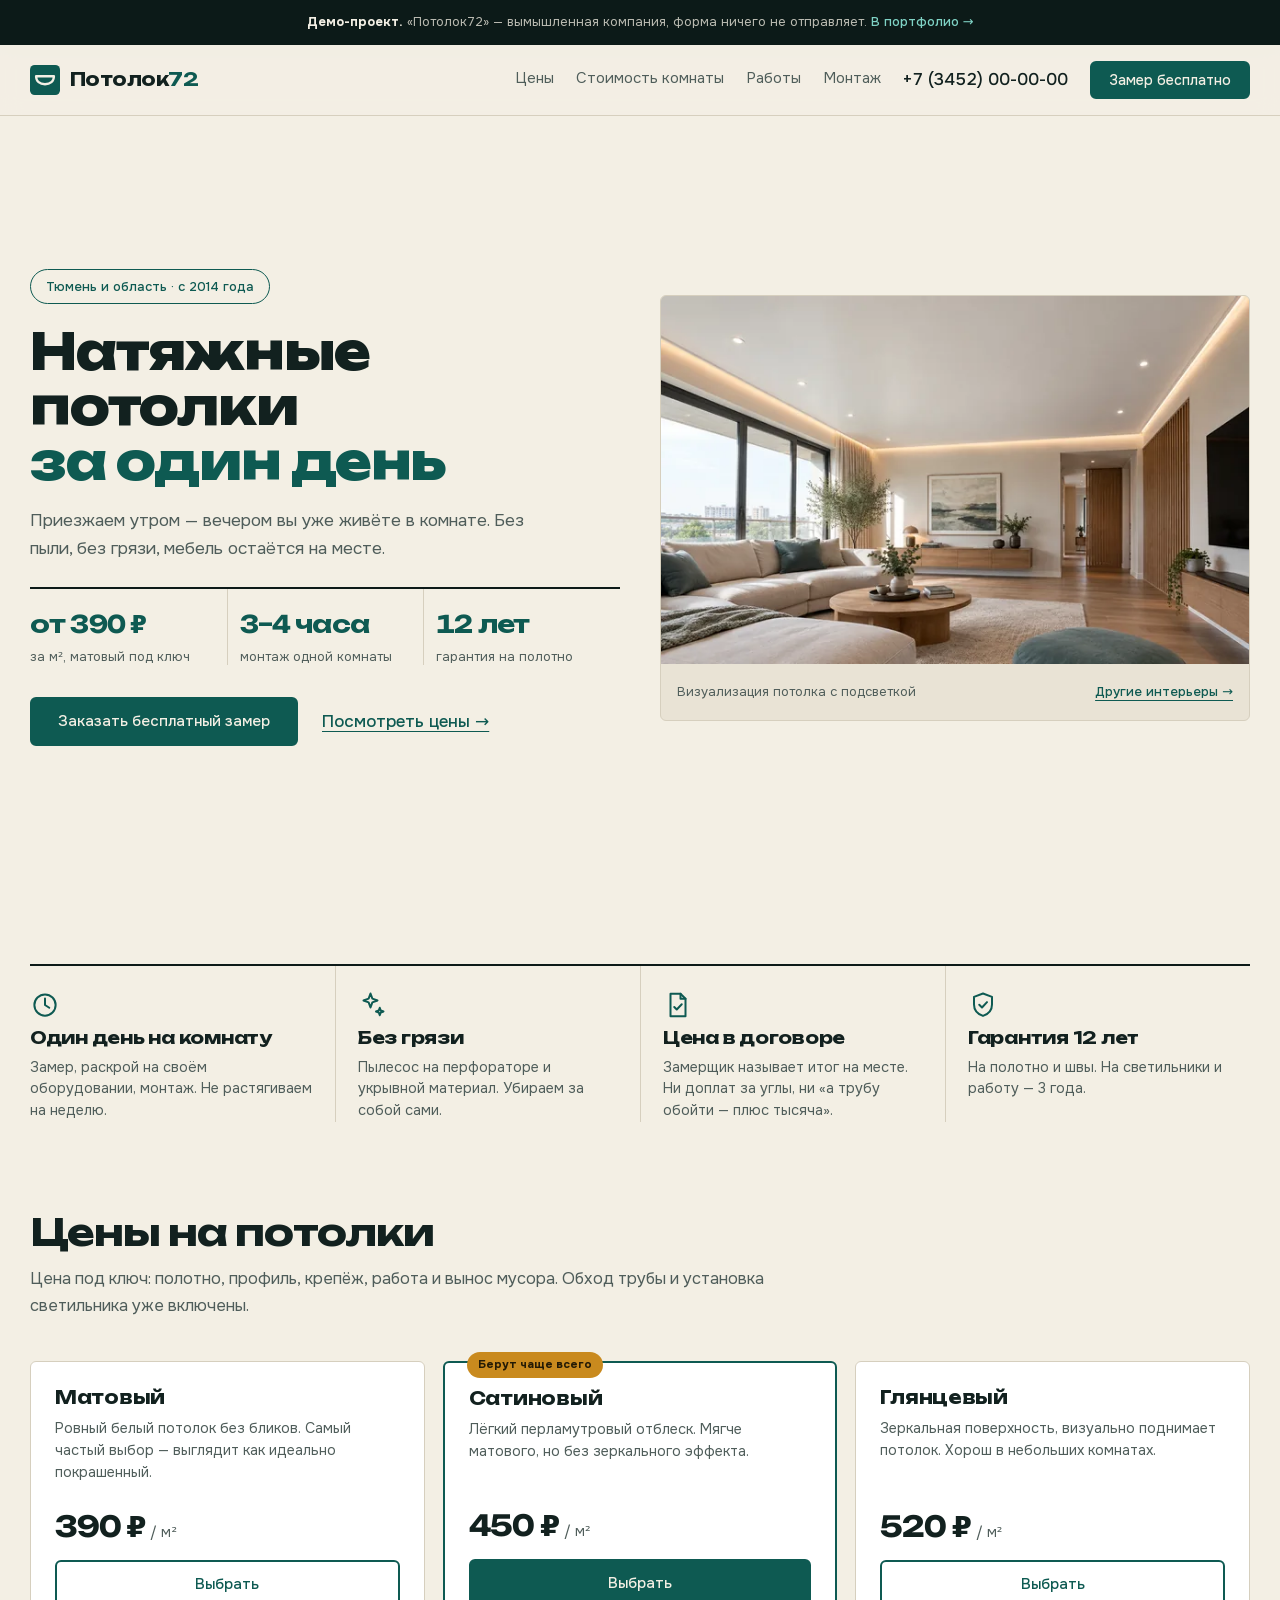
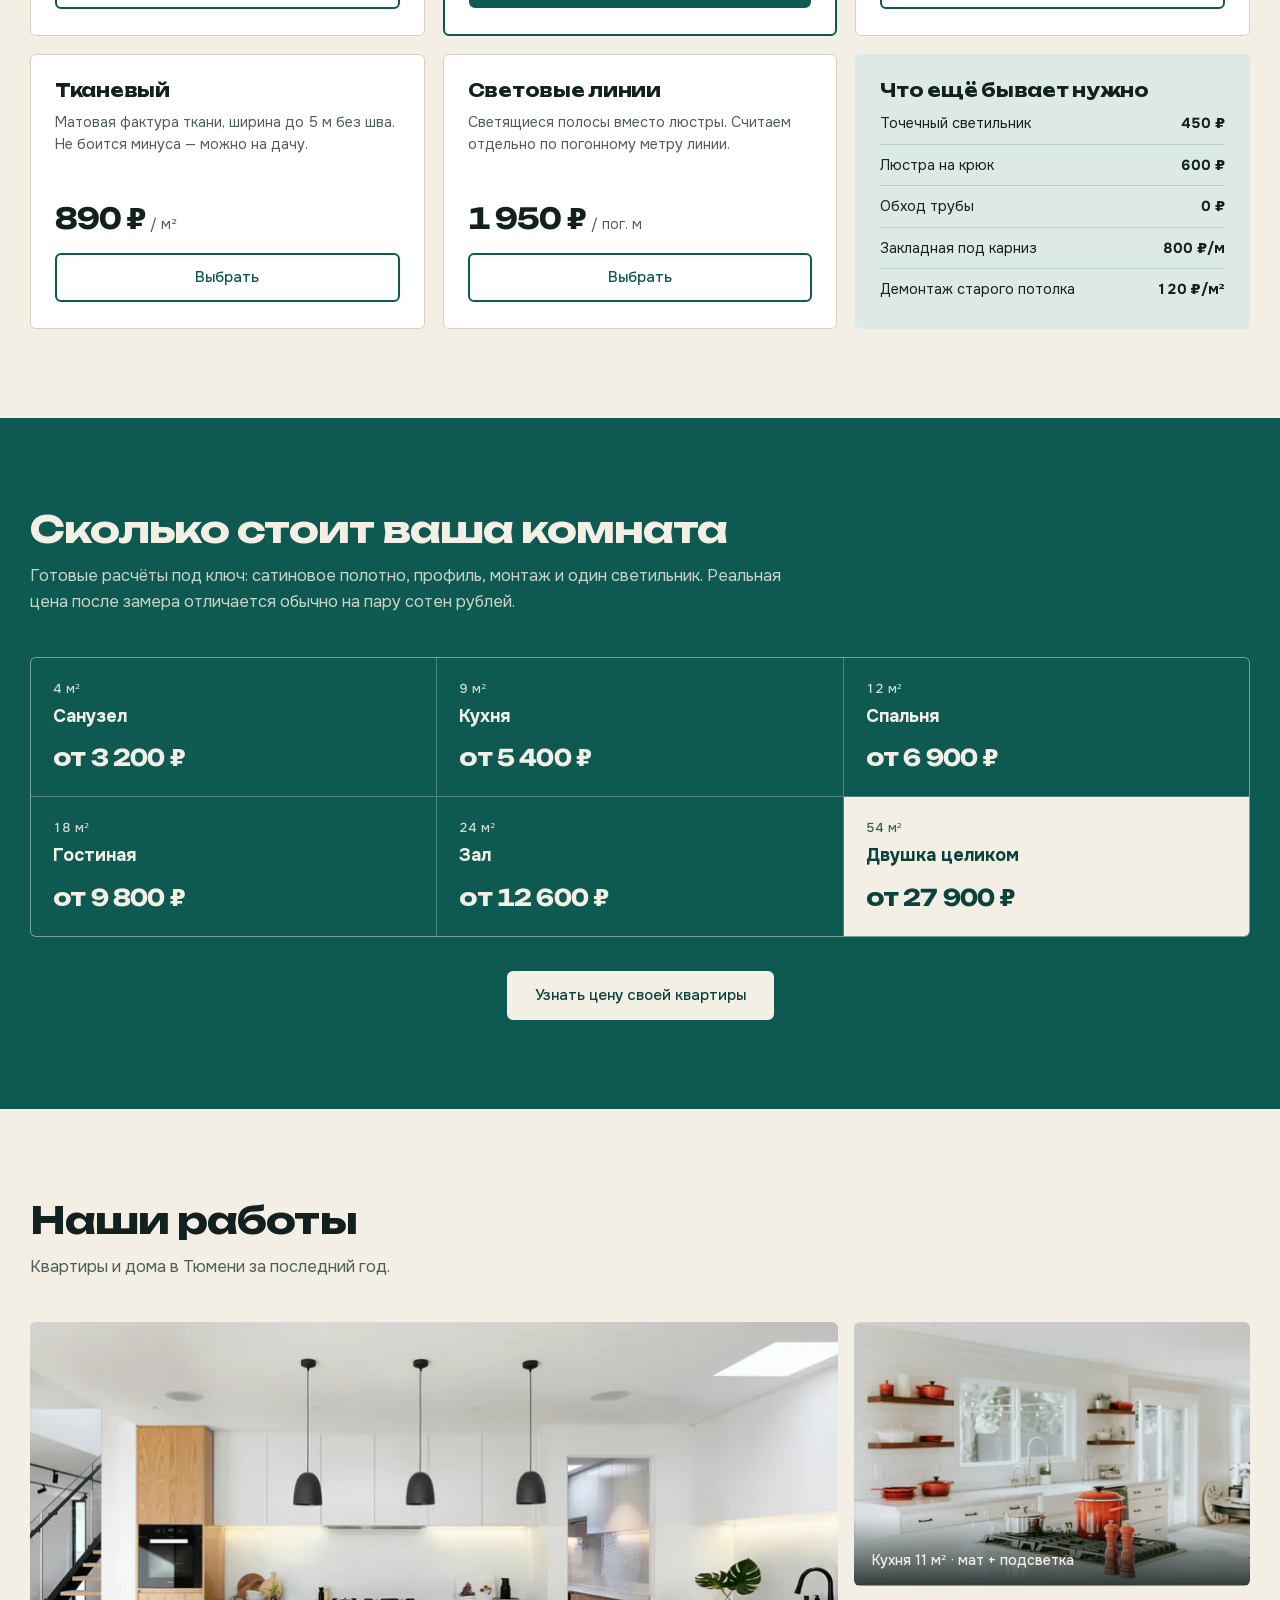
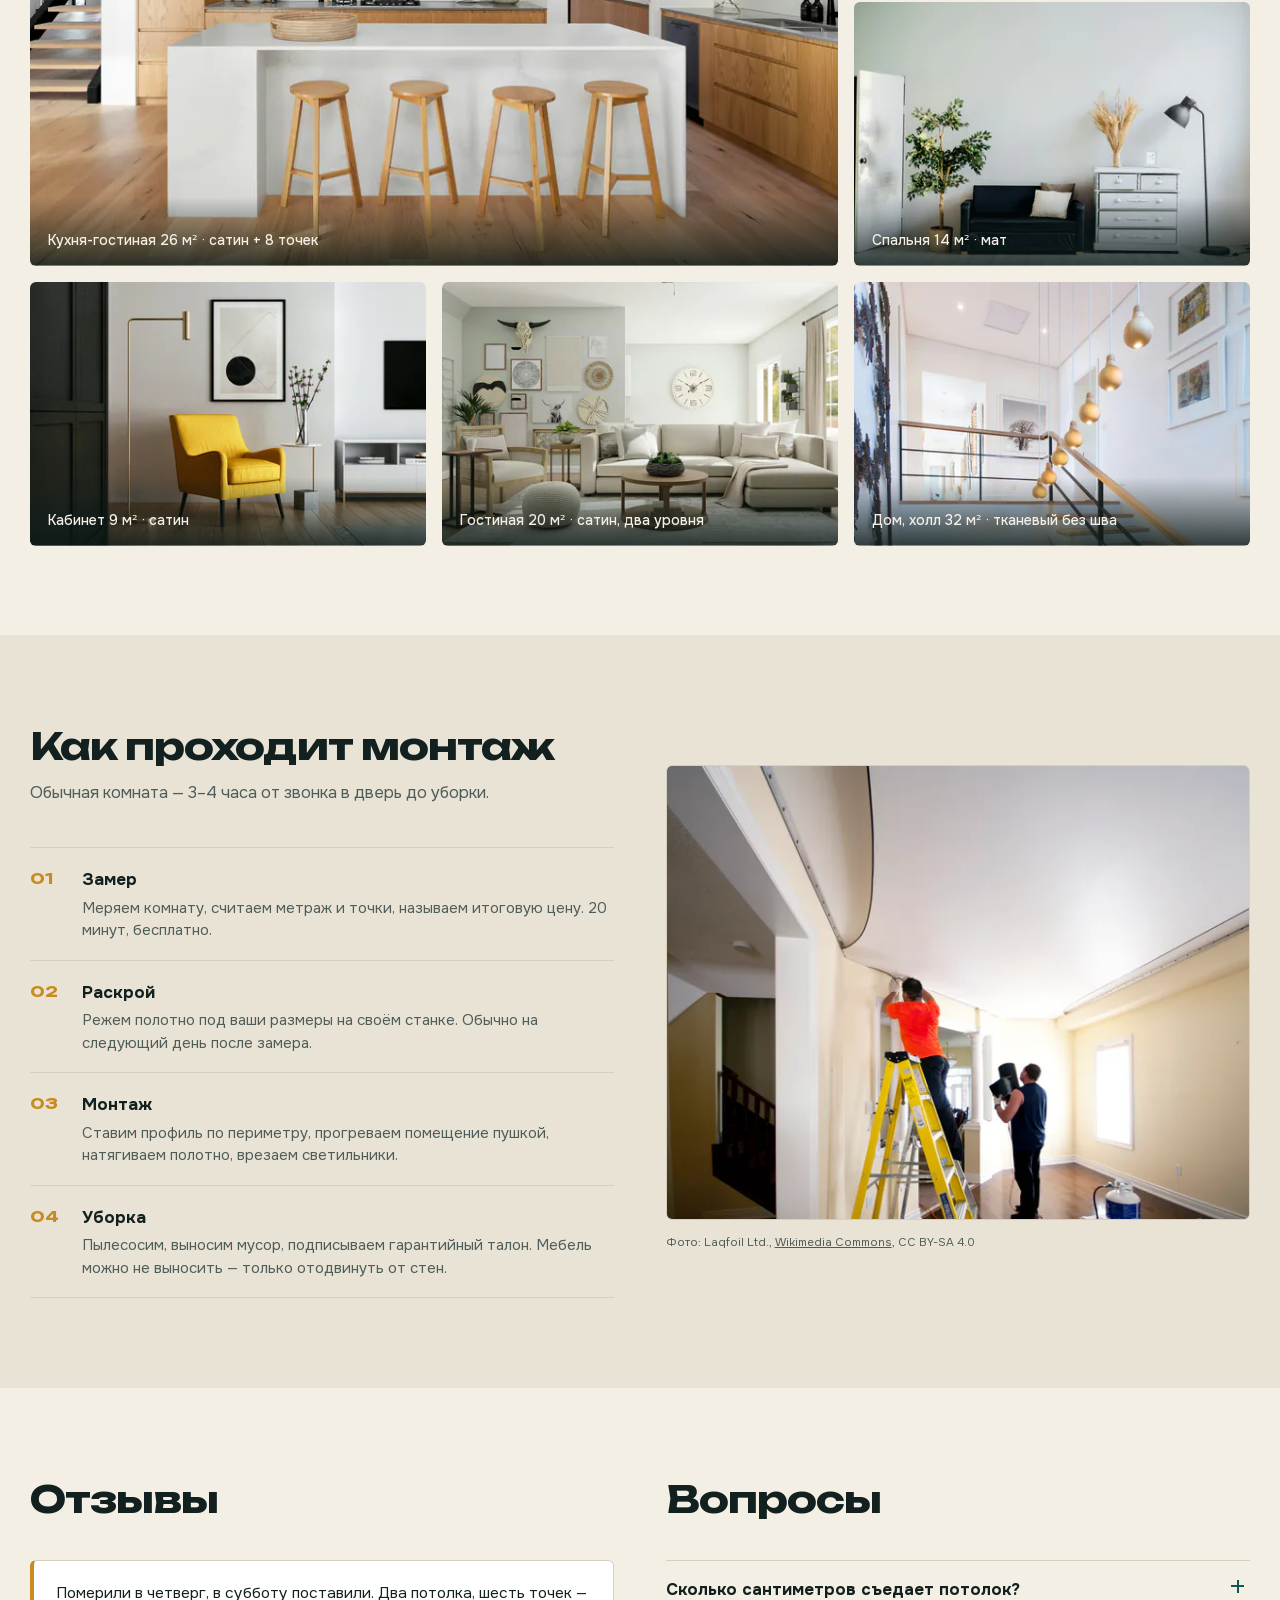
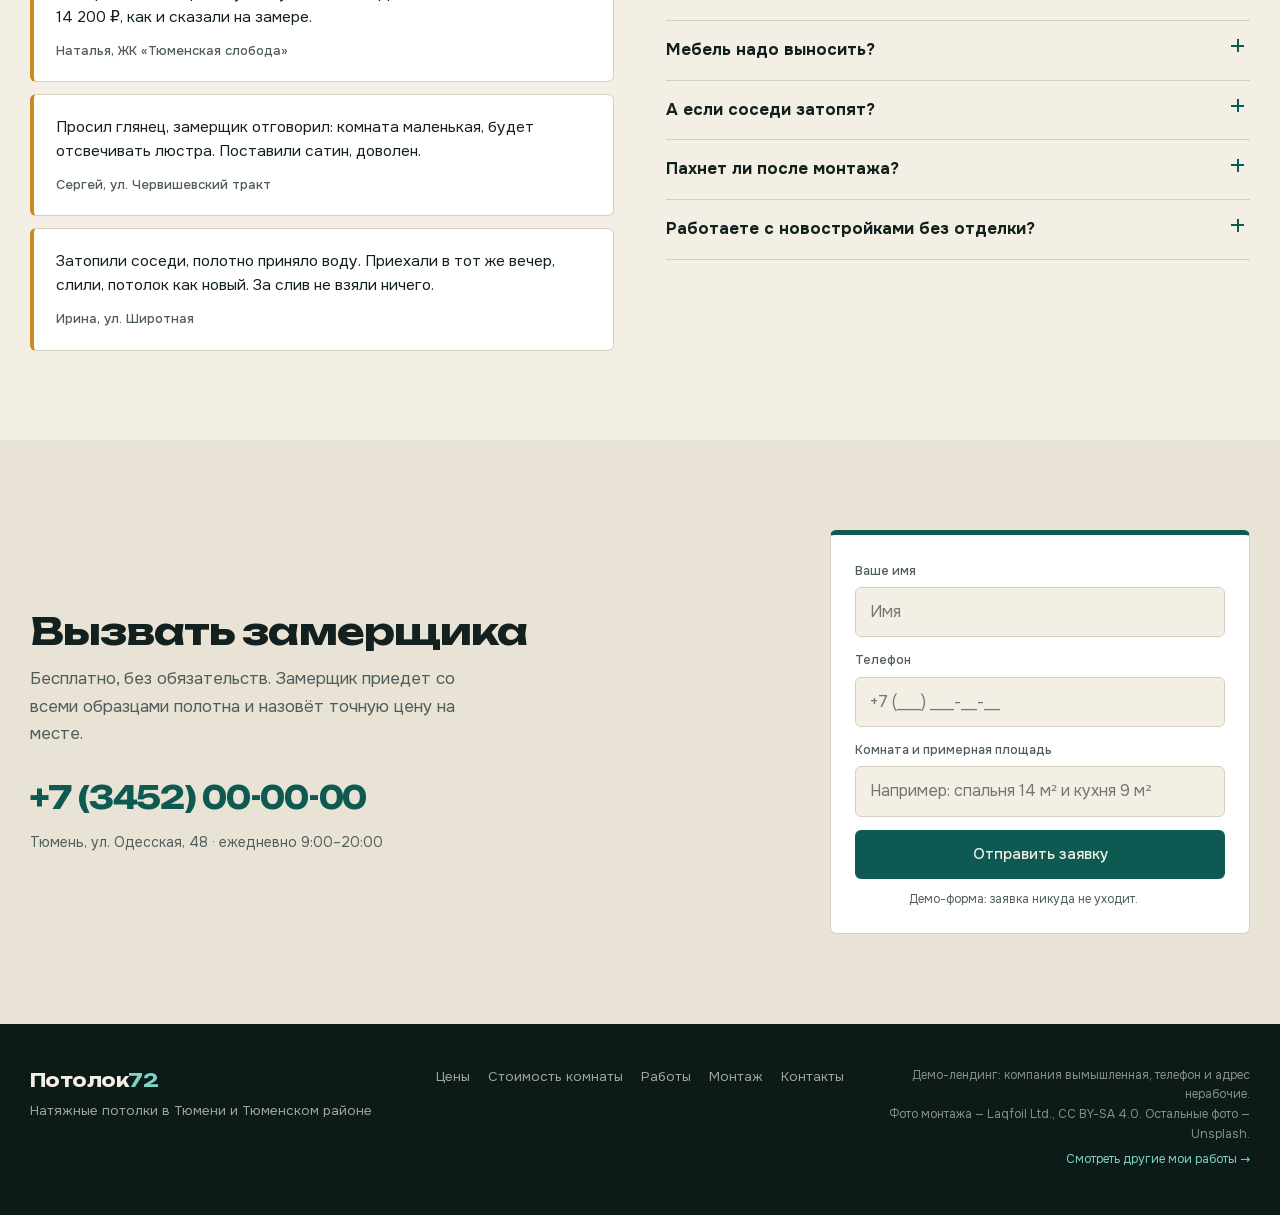
<file: demo/potolki/index.html>
<!DOCTYPE html>
<html lang="ru">
<head>
<meta charset="utf-8">
<meta name="viewport" content="width=device-width, initial-scale=1">
<title>Натяжные потолки в Тюмени за 1 день — от 390 ₽/м² | Потолок72</title>
<meta name="description" content="Натяжные потолки в Тюмени: матовые, сатиновые, глянцевые, тканевые, световые линии. Монтаж за один день, замер бесплатно, гарантия 12 лет на полотно. Цены от 390 ₽/м².">
<meta name="robots" content="noindex, nofollow">
<meta property="og:type" content="website">
<meta property="og:locale" content="ru_RU">
<meta property="og:title" content="Потолок72 — натяжные потолки в Тюмени за 1 день">
<meta property="og:description" content="От 390 ₽/м². Замер бесплатно, монтаж за 3–4 часа, гарантия 12 лет.">
<link rel="icon" href="data:image/svg+xml,%3Csvg xmlns='http://www.w3.org/2000/svg' viewBox='0 0 64 64'%3E%3Crect width='64' height='64' rx='10' fill='%230E5A52'/%3E%3Cpath d='M13 24h38M13 24c0 11 8 17 19 17s19-6 19-17' stroke='%23F3EFE4' stroke-width='5' stroke-linecap='round' fill='none'/%3E%3C/svg%3E">
<link rel="preload" as="font" type="font/woff2" href="fonts/unbounded-800-cyrillic.woff2" crossorigin>
<link rel="preload" as="font" type="font/woff2" href="fonts/unbounded-700-cyrillic.woff2" crossorigin>
<link rel="preload" as="font" type="font/woff2" href="fonts/onest-400-cyrillic.woff2" crossorigin>
<link rel="preload" as="image" href="img/hero-ceiling-1280.webp" imagesrcset="img/hero-ceiling-640.webp 640w, img/hero-ceiling-960.webp 960w, img/hero-ceiling-1280.webp 1280w, img/hero-ceiling-1586.webp 1586w" imagesizes="(max-width:900px) calc(100vw - 40px), (max-width:1260px) calc((100vw - 80px) / 2), 590px" fetchpriority="high">
<script>
/* Стартовые состояния анимаций ставим до первой отрисовки. Если скрипт сайта
   не доедет — через 1,2 с после загрузки показываем всё принудительно. */
(function(d){var h=d.documentElement;
 if(matchMedia('(prefers-reduced-motion:reduce)').matches)return;
 h.className+=' rv-on';
 addEventListener('load',function(){setTimeout(function(){
   if(!h.dataset.rvReady)h.classList.remove('rv-on');},1200);});
})(document);
</script>
<link rel="stylesheet" href="style.css?v=2">
</head>
<body>

<div class="demobar">
  <b>Демо-проект.</b> «Потолок72» — вымышленная компания, форма ничего не отправляет.
  <a href="../../index.html">В портфолио →</a>
</div>

<header class="hdr">
  <div class="wrap hdr__in">
    <a class="logo" href="#top">
      <svg width="30" height="30" viewBox="0 0 64 64" aria-hidden="true" focusable="false"><rect width="64" height="64" rx="10" fill="#0E5A52"/><path d="M13 24h38M13 24c0 11 8 17 19 17s19-6 19-17" stroke="#F3EFE4" stroke-width="5" stroke-linecap="round" fill="none"/></svg>
      <span>Потолок<b>72</b></span>
    </a>
    <nav class="nav">
      <a href="#price">Цены</a>
      <a href="#rooms">Стоимость комнаты</a>
      <a href="#gallery">Работы</a>
      <a href="#how">Монтаж</a>
    </nav>
    <a class="tel" href="tel:+73452000000">+7 (3452) 00-00-00</a>
    <a class="btn btn--sm" href="#form">Замер бесплатно</a>
    <button class="burger" type="button" aria-label="Меню" aria-expanded="false" aria-controls="mnav"><span></span></button>
  </div>
  <nav class="mnav" id="mnav" hidden>
    <a href="#price">Цены</a><a href="#rooms">Стоимость комнаты</a><a href="#gallery">Работы</a><a href="#how">Монтаж</a>
    <a href="tel:+73452000000">+7 (3452) 00-00-00</a>
  </nav>
</header>

<!-- HERO -->
<section class="hero" id="top">
  <div class="wrap hero__in">
    <div class="hero__text">
      <span class="pill">Тюмень и область · с 2014 года</span>
      <h1>Натяжные потолки <span class="blue">за один день</span></h1>
      <p class="subhead">Приезжаем утром — вечером вы уже живёте в комнате. Без пыли, без грязи, мебель остаётся на месте.</p>
    </div>

    <figure class="hero__img">
      <img src="img/hero-ceiling-1280.webp" srcset="img/hero-ceiling-640.webp 640w, img/hero-ceiling-960.webp 960w, img/hero-ceiling-1280.webp 1280w, img/hero-ceiling-1586.webp 1586w" sizes="(max-width:900px) calc(100vw - 40px), (max-width:1260px) calc((100vw - 80px) / 2), 590px" alt="Визуализация гостиной с матовым белым потолком, встроенными светильниками и подсветкой по периметру" width="1280" height="801" fetchpriority="high">
      <figcaption><span>Визуализация потолка с подсветкой</span><a href="#gallery">Другие интерьеры →</a></figcaption>
    </figure>

    <div class="hero__offer">
      <div class="hero__price">
        <div><b>от 390 ₽</b><span>за м², матовый под ключ</span></div>
        <div><b>3–4 часа</b><span>монтаж одной комнаты</span></div>
        <div><b>12 лет</b><span>гарантия на полотно</span></div>
      </div>
      <div class="hero__actions"><a class="btn" href="#form">Заказать бесплатный замер</a><a class="hero__link" href="#price">Посмотреть цены →</a></div>
    </div>

  </div>
</section>

<!-- ПРЕИМУЩЕСТВА -->
<section class="tiles">
  <div class="wrap tiles__in">
    <article class="tile">
      <svg class="tile__ico" viewBox="0 0 24 24" aria-hidden="true" focusable="false"><circle cx="12" cy="12" r="8.5"/><path d="M12 6.8V12l3.4 2.2"/></svg>
      <h3>Один день на комнату</h3>
      <p>Замер, раскрой на своём оборудовании, монтаж. Не растягиваем на неделю.</p>
    </article>
    <article class="tile">
      <svg class="tile__ico" viewBox="0 0 24 24" aria-hidden="true" focusable="false"><path d="M10 2.8l1.5 4.1 4.1 1.5-4.1 1.5L10 14l-1.5-4.1L4.4 8.4l4.1-1.5z"/><path d="M17.4 14.2l.8 2.2 2.2.8-2.2.8-.8 2.2-.8-2.2-2.2-.8 2.2-.8z"/></svg>
      <h3>Без грязи</h3>
      <p>Пылесос на перфораторе и укрывной материал. Убираем за собой сами.</p>
    </article>
    <article class="tile">
      <svg class="tile__ico" viewBox="0 0 24 24" aria-hidden="true" focusable="false"><path d="M6 3h8l4 4v14H6z"/><path d="M14 3v4h4"/><path d="M9 13.6l2 2 4-4.2"/></svg>
      <h3>Цена в договоре</h3>
      <p>Замерщик называет итог на месте. Ни доплат за углы, ни «а трубу обойти — плюс тысяча».</p>
    </article>
    <article class="tile">
      <svg class="tile__ico" viewBox="0 0 24 24" aria-hidden="true" focusable="false"><path d="M12 2.8l7.2 2.7v6c0 4.6-3 7.7-7.2 9.2-4.2-1.5-7.2-4.6-7.2-9.2v-6z"/><path d="M9 11.8l2.2 2.2 4-4.3"/></svg>
      <h3>Гарантия 12 лет</h3>
      <p>На полотно и швы. На светильники и работу — 3 года.</p>
    </article>
  </div>
</section>

<!-- ПРАЙС -->
<section class="sec" id="price">
  <div class="wrap">
    <header class="head">
      <h2 data-rv="up">Цены на потолки</h2>
      <p>Цена под ключ: полотно, профиль, крепёж, работа и вынос мусора. Обход трубы и установка светильника уже включены.</p>
    </header>

    <div class="price" data-rv-stagger>
      <article class="pcard">
        <h3>Матовый</h3>
        <p class="pcard__d">Ровный белый потолок без бликов. Самый частый выбор — выглядит как идеально покрашенный.</p>
        <p class="pcard__p"><b>390 ₽</b><span>/ м²</span></p>
        <a class="btn btn--ghost btn--wide" href="#form">Выбрать</a>
      </article>
      <article class="pcard pcard--hit">
        <span class="pcard__badge">Берут чаще всего</span>
        <h3>Сатиновый</h3>
        <p class="pcard__d">Лёгкий перламутровый отблеск. Мягче матового, но без зеркального эффекта.</p>
        <p class="pcard__p"><b>450 ₽</b><span>/ м²</span></p>
        <a class="btn btn--wide" href="#form">Выбрать</a>
      </article>
      <article class="pcard">
        <h3>Глянцевый</h3>
        <p class="pcard__d">Зеркальная поверхность, визуально поднимает потолок. Хорош в небольших комнатах.</p>
        <p class="pcard__p"><b>520 ₽</b><span>/ м²</span></p>
        <a class="btn btn--ghost btn--wide" href="#form">Выбрать</a>
      </article>
      <article class="pcard">
        <h3>Тканевый</h3>
        <p class="pcard__d">Матовая фактура ткани, ширина до 5 м без шва. Не боится минуса — можно на дачу.</p>
        <p class="pcard__p"><b>890 ₽</b><span>/ м²</span></p>
        <a class="btn btn--ghost btn--wide" href="#form">Выбрать</a>
      </article>
      <article class="pcard">
        <h3>Световые линии</h3>
        <p class="pcard__d">Светящиеся полосы вместо люстры. Считаем отдельно по погонному метру линии.</p>
        <p class="pcard__p"><b>1 950 ₽</b><span>/ пог. м</span></p>
        <a class="btn btn--ghost btn--wide" href="#form">Выбрать</a>
      </article>
      <article class="pcard pcard--extra">
        <h3>Что ещё бывает нужно</h3>
        <ul>
          <li>Точечный светильник <b>450 ₽</b></li>
          <li>Люстра на крюк <b>600 ₽</b></li>
          <li>Обход трубы <b>0 ₽</b></li>
          <li>Закладная под карниз <b>800 ₽/м</b></li>
          <li>Демонтаж старого потолка <b>120 ₽/м²</b></li>
        </ul>
      </article>
    </div>
  </div>
</section>

<!-- СТОИМОСТЬ КОМНАТЫ -->
<section class="sec sec--blue" id="rooms">
  <div class="wrap">
    <header class="head head--light">
      <h2 data-rv="up">Сколько стоит ваша комната</h2>
      <p>Готовые расчёты под ключ: сатиновое полотно, профиль, монтаж и один светильник. Реальная цена после замера отличается обычно на пару сотен рублей.</p>
    </header>
    <div class="rooms" data-rv-stagger>
      <div class="room"><span class="room__n">4 м²</span><b>Санузел</b><i>от 3 200 ₽</i></div>
      <div class="room"><span class="room__n">9 м²</span><b>Кухня</b><i>от 5 400 ₽</i></div>
      <div class="room"><span class="room__n">12 м²</span><b>Спальня</b><i>от 6 900 ₽</i></div>
      <div class="room"><span class="room__n">18 м²</span><b>Гостиная</b><i>от 9 800 ₽</i></div>
      <div class="room"><span class="room__n">24 м²</span><b>Зал</b><i>от 12 600 ₽</i></div>
      <div class="room room--all"><span class="room__n">54 м²</span><b>Двушка целиком</b><i>от 27 900 ₽</i></div>
    </div>
    <p class="rooms__cta"><a class="btn btn--white" href="#form">Узнать цену своей квартиры</a></p>
  </div>
</section>

<!-- ГАЛЕРЕЯ -->
<section class="sec" id="gallery">
  <div class="wrap">
    <header class="head">
      <h2 data-rv="up">Наши работы</h2>
      <p>Квартиры и дома в Тюмени за последний год.</p>
    </header>
    <div class="gal" data-rv-stagger>
      <figure class="gal__i gal__i--big" data-rv="img"><img src="img/g1-820.webp" srcset="img/g1-420.webp 420w, img/g1-820.webp 820w, img/g1-1240.webp 1240w, img/g1-1660.webp 1660w" sizes="(max-width:900px) calc(100vw - 40px), (max-width:1260px) 66vw, 808px" alt="Кухня-гостиная с точечными светильниками в потолке" loading="lazy" width="820" height="547"><figcaption>Кухня-гостиная 26 м² · сатин + 8 точек</figcaption></figure>
      <figure class="gal__i" data-rv="img"><img src="img/g2-420.webp" srcset="img/g2-220.webp 220w, img/g2-420.webp 420w, img/g2-820.webp 820w" sizes="(max-width:660px) calc(100vw - 40px), (max-width:900px) 48vw, (max-width:1260px) 32vw, 396px" alt="Белая кухня с натяжным потолком" loading="lazy" width="420" height="280"><figcaption>Кухня 11 м² · мат + подсветка</figcaption></figure>
      <figure class="gal__i" data-rv="img"><img src="img/g3-420.webp" srcset="img/g3-220.webp 220w, img/g3-420.webp 420w, img/g3-820.webp 820w" sizes="(max-width:660px) calc(100vw - 40px), (max-width:900px) 48vw, (max-width:1260px) 32vw, 396px" alt="Светлая комната с ровным белым потолком" loading="lazy" width="420" height="280"><figcaption>Спальня 14 м² · мат</figcaption></figure>
      <figure class="gal__i" data-rv="img"><img src="img/g4-420.webp" srcset="img/g4-220.webp 220w, img/g4-420.webp 420w, img/g4-820.webp 820w" sizes="(max-width:660px) calc(100vw - 40px), (max-width:900px) 48vw, (max-width:1260px) 32vw, 396px" alt="Минималистичная комната с натяжным потолком" loading="lazy" width="420" height="280"><figcaption>Кабинет 9 м² · сатин</figcaption></figure>
      <figure class="gal__i" data-rv="img"><img src="img/g5-420.webp" srcset="img/g5-220.webp 220w, img/g5-420.webp 420w, img/g5-820.webp 820w" sizes="(max-width:660px) calc(100vw - 40px), (max-width:900px) 48vw, (max-width:1260px) 32vw, 396px" alt="Гостиная со светлым потолком" loading="lazy" width="420" height="280"><figcaption>Гостиная 20 м² · сатин, два уровня</figcaption></figure>
      <figure class="gal__i" data-rv="img"><img src="img/g6-420.webp" srcset="img/g6-220.webp 220w, img/g6-420.webp 420w, img/g6-820.webp 820w" sizes="(max-width:660px) calc(100vw - 40px), (max-width:900px) 48vw, (max-width:1260px) 32vw, 396px" alt="Лестничный холл в частном доме с белым натяжным потолком" loading="lazy" width="420" height="280"><figcaption>Дом, холл 32 м² · тканевый без шва</figcaption></figure>
    </div>
  </div>
</section>

<!-- МОНТАЖ -->
<section class="sec sec--soft" id="how">
  <div class="wrap how">
    <div class="how__text">
      <header class="head">
        <h2 data-rv="up">Как проходит монтаж</h2>
        <p>Обычная комната — 3–4 часа от звонка в дверь до уборки.</p>
      </header>
      <ol class="steps">
        <li><b>Замер</b><span>Меряем комнату, считаем метраж и точки, называем итоговую цену. 20 минут, бесплатно.</span></li>
        <li><b>Раскрой</b><span>Режем полотно под ваши размеры на своём станке. Обычно на следующий день после замера.</span></li>
        <li><b>Монтаж</b><span>Ставим профиль по периметру, прогреваем помещение пушкой, натягиваем полотно, врезаем светильники.</span></li>
        <li><b>Уборка</b><span>Пылесосим, выносим мусор, подписываем гарантийный талон. Мебель можно не выносить — только отодвинуть от стен.</span></li>
      </ol>
    </div>
    <figure class="how__img" data-rv="img">
      <img src="img/montage-600.webp" srcset="img/montage-600.webp 600w, img/montage-1180.webp 1180w, img/montage-1600.webp 1600w" sizes="(max-width:900px) calc(100vw - 40px), (max-width:1260px) 47vw, 581px" alt="Монтажники натягивают полотно потолка" loading="lazy" width="600" height="467">
      <figcaption>Фото: Laqfoil Ltd., <a href="https://commons.wikimedia.org/wiki/File:Stretch_Ceiling_Installation.jpg" rel="nofollow noopener" target="_blank">Wikimedia Commons</a>, CC BY-SA 4.0</figcaption>
    </figure>
  </div>
</section>

<!-- ОТЗЫВЫ + FAQ -->
<section class="sec">
  <div class="wrap two">
    <div>
      <header class="head" data-rv="up"><h2>Отзывы</h2></header>
      <div class="revs">
        <blockquote class="rev"><p>Померили в четверг, в субботу поставили. Два потолка, шесть точек — 14 200 ₽, как и сказали на замере.</p><footer>Наталья, ЖК «Тюменская слобода»</footer></blockquote>
        <blockquote class="rev"><p>Просил глянец, замерщик отговорил: комната маленькая, будет отсвечивать люстра. Поставили сатин, доволен.</p><footer>Сергей, ул. Червишевский тракт</footer></blockquote>
        <blockquote class="rev"><p>Затопили соседи, полотно приняло воду. Приехали в тот же вечер, слили, потолок как новый. За слив не взяли ничего.</p><footer>Ирина, ул. Широтная</footer></blockquote>
      </div>
    </div>
    <div>
      <header class="head" data-rv="up"><h2>Вопросы</h2></header>
      <div class="faq">
        <details class="qa" data-rv="up"><summary>Сколько сантиметров съедает потолок?</summary><p>Минимум 3,5 см — это высота профиля. Если ставим точечные светильники, нужно 5–7 см под корпус. В комнате 2,5 м это почти незаметно, а глянец наоборот визуально поднимает.</p></details>
        <details class="qa" data-rv="up"><summary>Мебель надо выносить?</summary><p>Нет, достаточно отодвинуть от стен на полметра и накрыть — плёнку привозим свою. Выносим только то, что мешает поставить стремянку.</p></details>
        <details class="qa" data-rv="up"><summary>А если соседи затопят?</summary><p>Полотно держит воду и не даёт ей залить комнату. Позвоните — приедем, аккуратно сольём через светильник и вернём потолок в прежний вид. Обычно в тот же день.</p></details>
        <details class="qa" data-rv="up"><summary>Пахнет ли после монтажа?</summary><p>Первые пару часов есть лёгкий запах ПВХ, к вечеру выветривается. Тканевые потолки не пахнут вообще.</p></details>
        <details class="qa" data-rv="up"><summary>Работаете с новостройками без отделки?</summary><p>Да, но лучше после штукатурки и шпаклёвки стен — иначе профиль придётся снимать. Порядок подскажем на замере бесплатно.</p></details>
      </div>
    </div>
  </div>
</section>

<!-- ФОРМА -->
<section class="cta" id="form">
  <div class="wrap cta__in">
    <div>
      <h2 data-rv="up">Вызвать замерщика</h2>
      <p>Бесплатно, без обязательств. Замерщик приедет со всеми образцами полотна и назовёт точную цену на месте.</p>
      <a class="tel tel--big" href="tel:+73452000000">+7 (3452) 00-00-00</a>
      <p class="cta__addr">Тюмень, ул. Одесская, 48 · ежедневно 9:00–20:00</p>
    </div>
    <form class="qform qform--light" id="mainForm" novalidate>
      <label class="fld"><span>Ваше имя</span><input type="text" name="name" placeholder="Имя" autocomplete="name" required></label>
      <span class="err" data-err="name"></span>
      <label class="fld"><span>Телефон</span><input type="tel" name="phone" inputmode="tel" placeholder="+7 (___) ___-__-__" autocomplete="tel" required></label>
      <span class="err" data-err="phone"></span>
      <label class="fld"><span>Комната и примерная площадь</span><input type="text" name="room" placeholder="Например: спальня 14 м² и кухня 9 м²"></label>
      <button class="btn btn--wide" type="submit">Отправить заявку</button>
      <p class="qform__note">Демо-форма: заявка никуда не уходит.</p>
      <div class="qform__ok" hidden role="status">
        <span class="qform__mark">✓</span>
        <b>Спасибо, заявка отправлена</b>
        <p>Перезвоним на <i data-ok-phone></i> в течение часа.</p>
        <button class="btn btn--ghost btn--sm" type="button" data-again>Отправить ещё одну</button>
      </div>
    </form>
  </div>
</section>

<footer class="ftr">
  <div class="wrap ftr__in">
    <div class="ftr__brand">
      <span>Потолок<b>72</b></span>
      <p>Натяжные потолки в Тюмени и Тюменском районе</p>
    </div>
    <nav class="ftr__nav"><a href="#price">Цены</a><a href="#rooms">Стоимость комнаты</a><a href="#gallery">Работы</a><a href="#how">Монтаж</a><a href="#form">Контакты</a></nav>
    <p class="ftr__note">
      Демо-лендинг: компания вымышленная, телефон и адрес нерабочие.<br>
      Фото монтажа — Laqfoil Ltd., CC BY-SA 4.0. Остальные фото — Unsplash.<br>
      <a href="../../index.html">Смотреть другие мои работы →</a>
    </p>
  </div>
</footer>

<a class="sticky-cta" href="#form">Бесплатный замер</a>

<script src="app.js"></script>
</body>
</html>
</file>
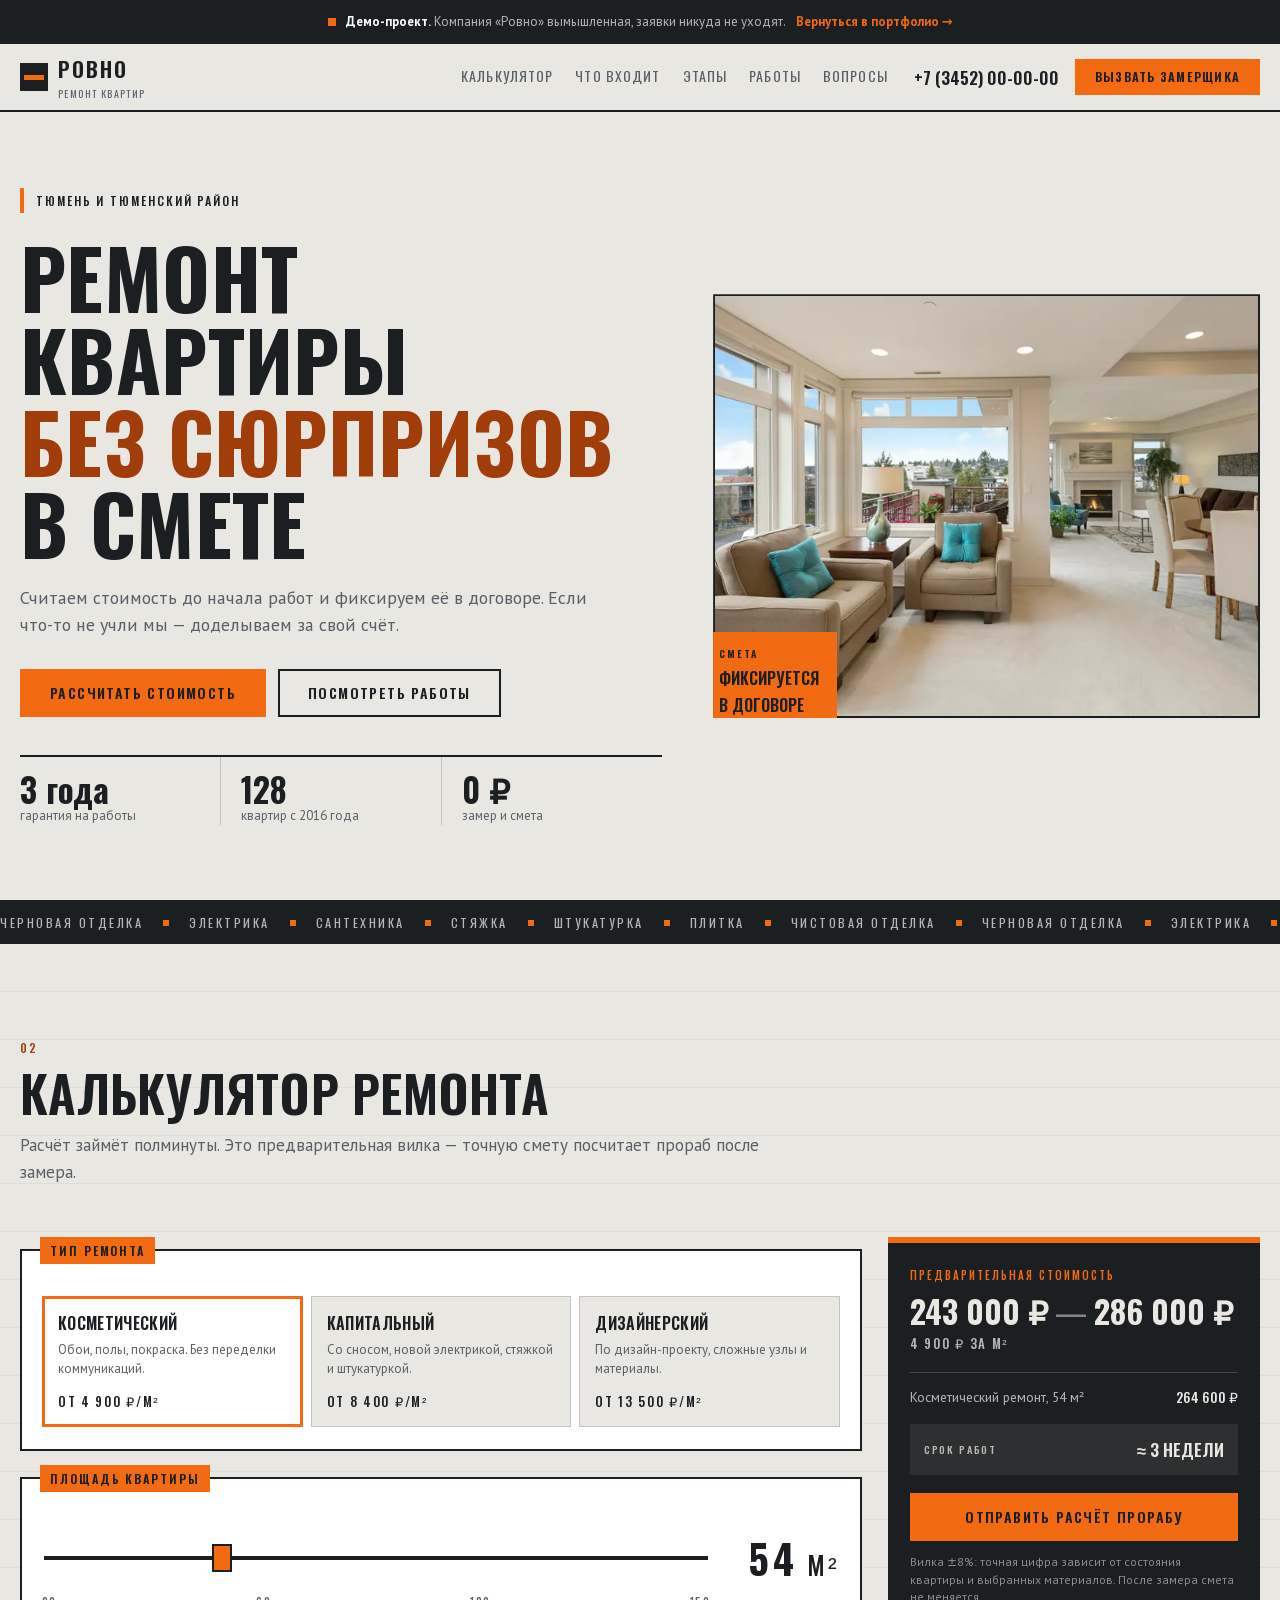
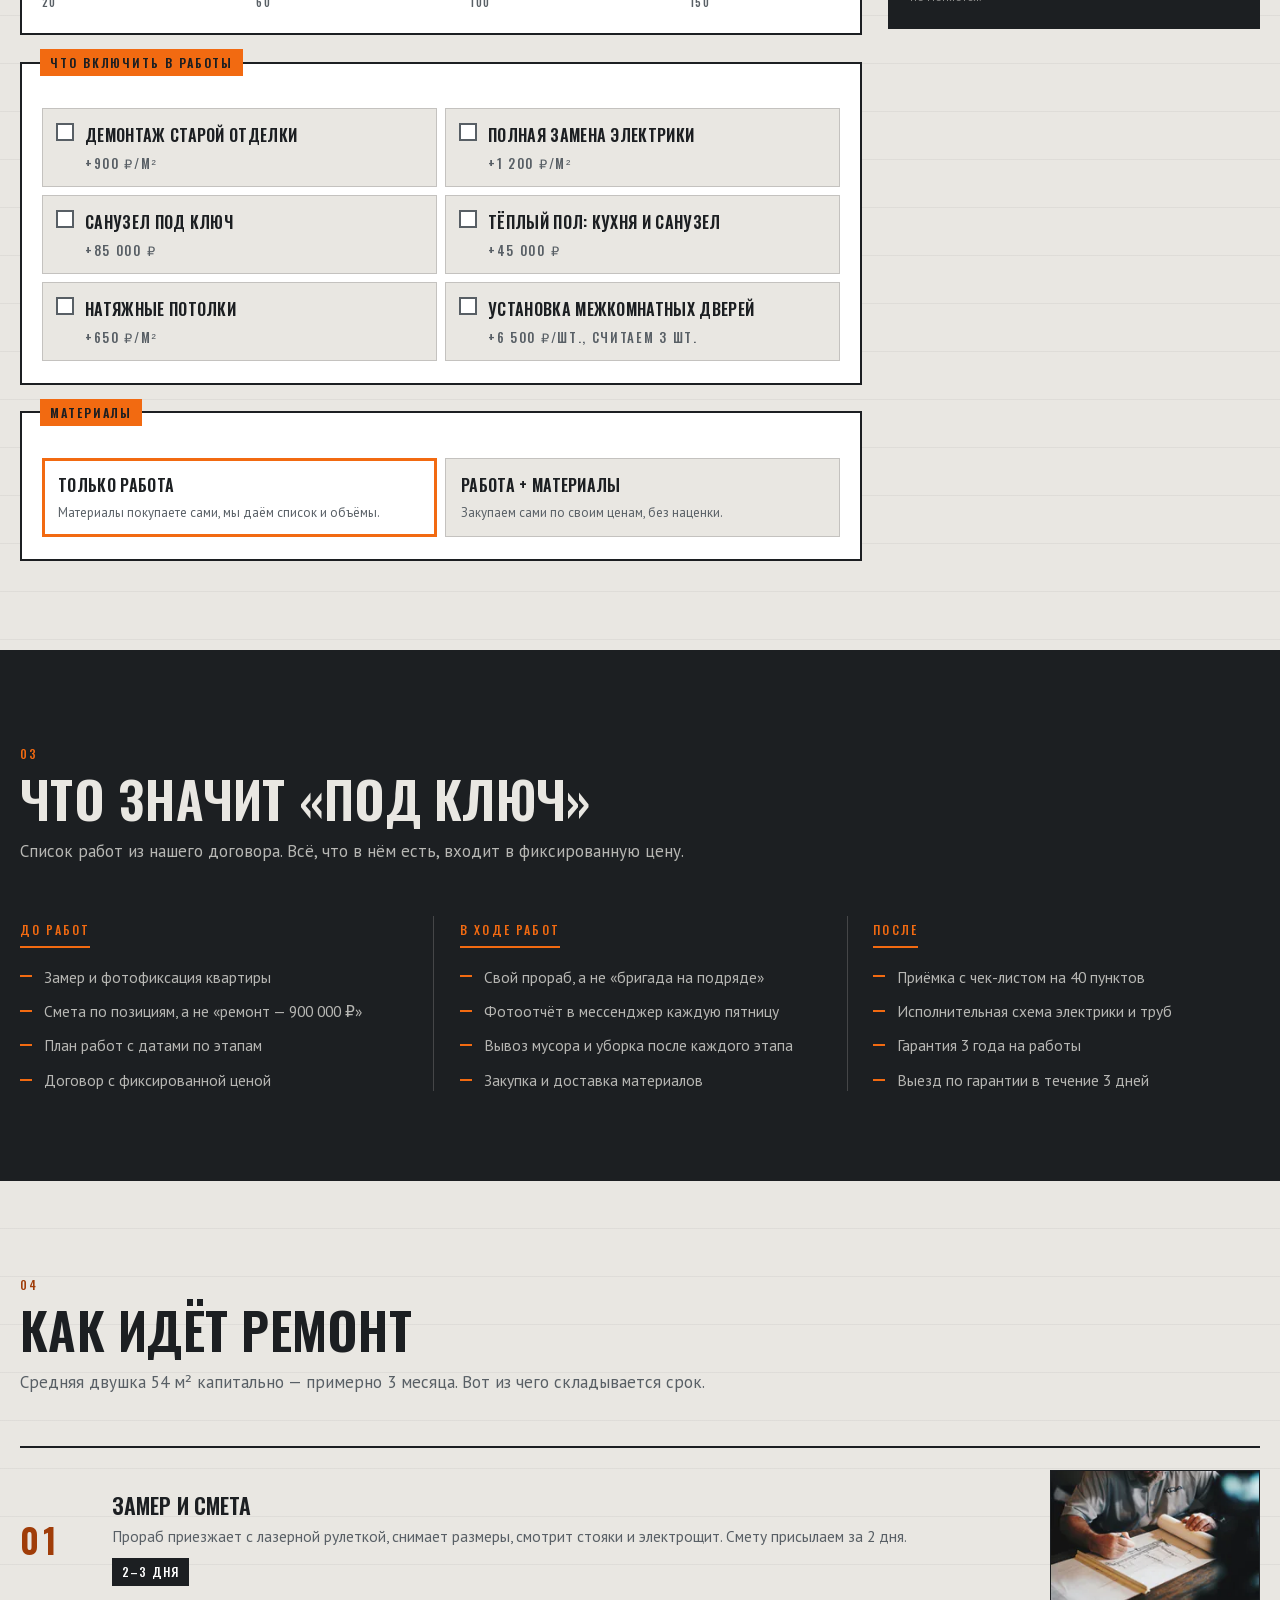
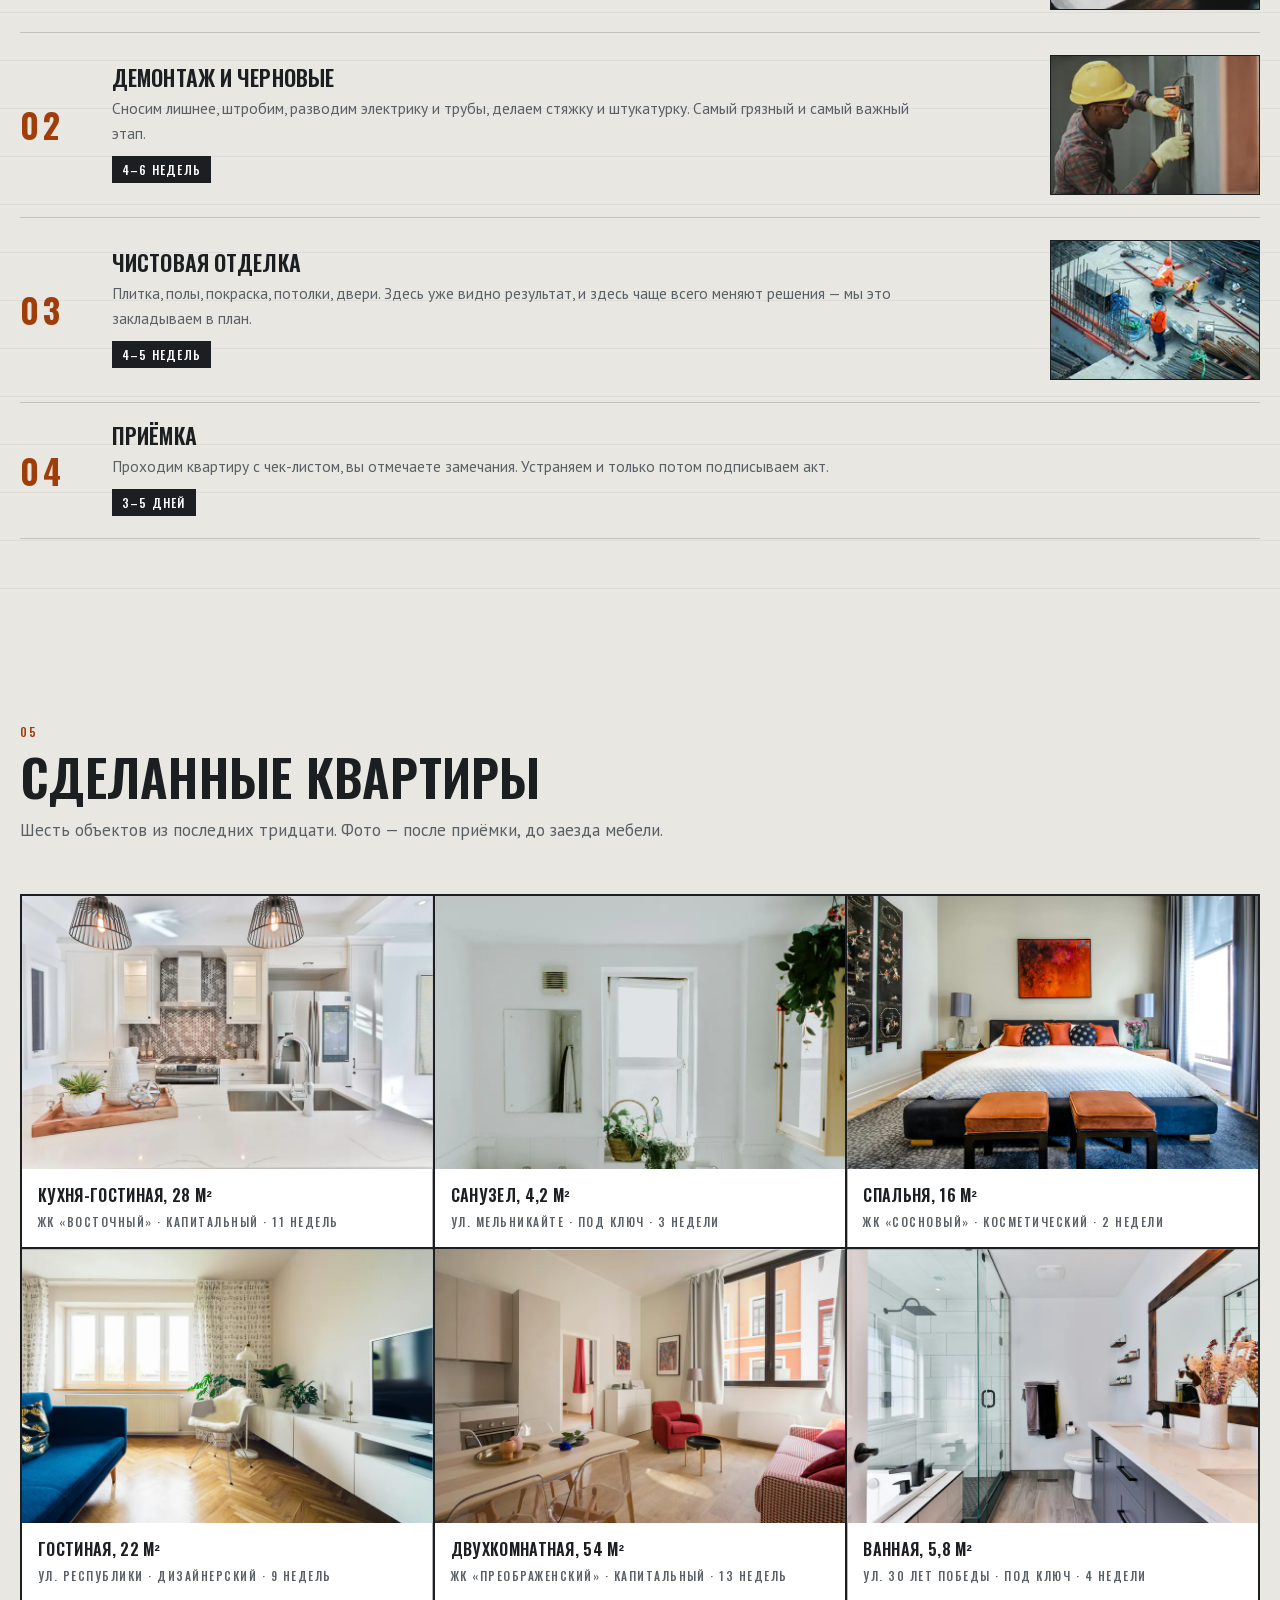
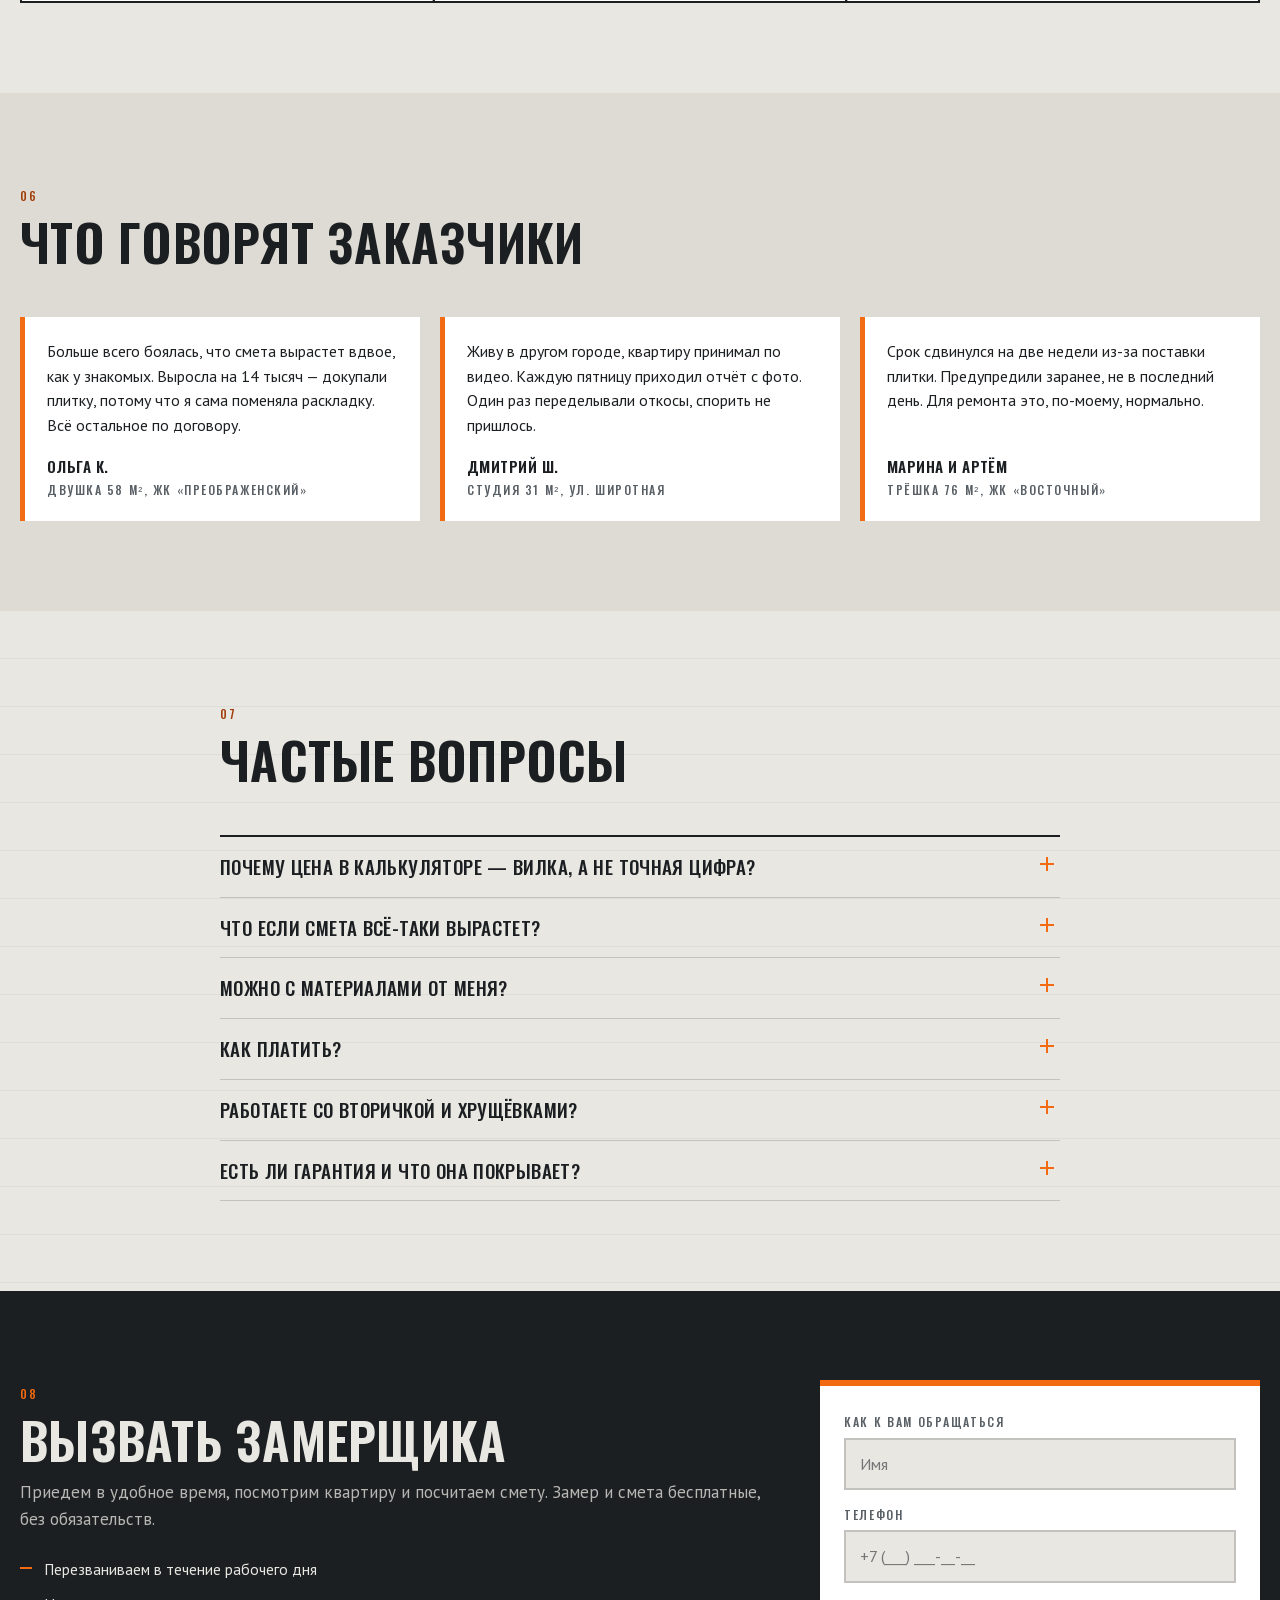
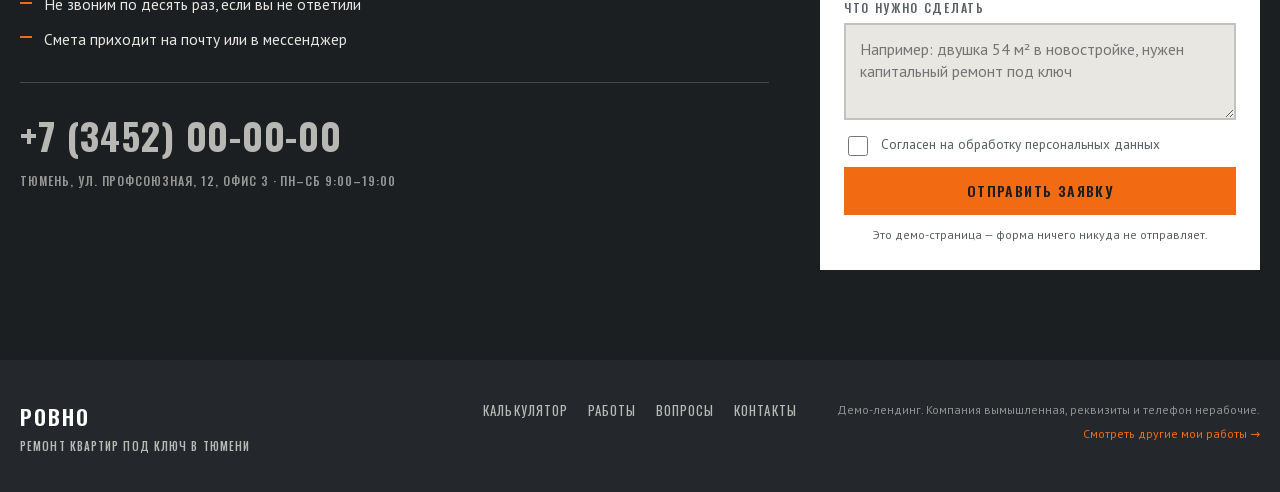
<file: demo/remont/index.html>
<!DOCTYPE html>
<html lang="ru">
<head>
<meta charset="utf-8">
<meta name="viewport" content="width=device-width, initial-scale=1">
<title>Ремонт квартир под ключ в Тюмени — фиксированная смета | Ровно</title>
<meta name="description" content="Ремонт квартир под ключ в Тюмени: косметический, капитальный, дизайнерский. Смета фиксируется в договоре, свой прораб на объекте, гарантия 3 года. Рассчитайте стоимость на калькуляторе за 30 секунд.">
<meta name="robots" content="noindex, nofollow">
<meta property="og:type" content="website">
<meta property="og:locale" content="ru_RU">
<meta property="og:title" content="Ровно — ремонт квартир под ключ в Тюмени">
<meta property="og:description" content="Фиксированная смета в договоре. Калькулятор стоимости ремонта онлайн.">
<link rel="icon" href="data:image/svg+xml,%3Csvg xmlns='http://www.w3.org/2000/svg' viewBox='0 0 64 64'%3E%3Crect width='64' height='64' fill='%231C1F22'/%3E%3Crect x='10' y='28' width='44' height='8' fill='%23F26A11'/%3E%3C/svg%3E">
<link rel="preload" as="font" type="font/woff2" href="fonts/oswald-700-cyrillic.woff2" crossorigin>
<link rel="preload" as="font" type="font/woff2" href="fonts/oswald-600-cyrillic.woff2" crossorigin>
<link rel="preload" as="font" type="font/woff2" href="fonts/pt-sans-400-cyrillic.woff2" crossorigin>
<link rel="preload" as="image" href="img/hero-800.webp" imagesrcset="img/hero-480.webp 480w, img/hero-800.webp 800w, img/hero-1120.webp 1120w, img/hero-1600.webp 1600w" imagesizes="(max-width:900px) calc(100vw - 40px), (max-width:1280px) 44vw, 543px" fetchpriority="high">
<script>
/* Стартовые состояния анимаций ставим до первой отрисовки. Если скрипт сайта
   не доедет — через 1,2 с после загрузки показываем всё принудительно. */
(function(d){var h=d.documentElement;
 if(matchMedia('(prefers-reduced-motion:reduce)').matches)return;
 h.className+=' rv-on';
 addEventListener('load',function(){setTimeout(function(){
   if(!h.dataset.rvReady)h.classList.remove('rv-on');},1200);});
})(document);
</script>
<link rel="stylesheet" href="style.css">
</head>
<body>

<!-- Плашка «это демо» -->
<div class="demobar">
  <span class="demobar__dot"></span>
  <span><b>Демо-проект.</b> Компания «Ровно» вымышленная, заявки никуда не уходят.</span>
  <a href="../../index.html">Вернуться в портфолио →</a>
</div>

<header class="hdr">
  <div class="wrap hdr__in">
    <a class="logo" href="#top">
      <span class="logo__mark"></span>
      <span class="logo__txt">РОВНО</span>
      <span class="logo__sub">ремонт квартир</span>
    </a>
    <nav class="nav">
      <a href="#calc">Калькулятор</a>
      <a href="#included">Что входит</a>
      <a href="#stages">Этапы</a>
      <a href="#works">Работы</a>
      <a href="#faq">Вопросы</a>
    </nav>
    <div class="hdr__right">
      <a class="tel" href="tel:+73452000000">+7 (3452) 00-00-00</a>
      <a class="btn btn--sm" href="#lead">Вызвать замерщика</a>
    </div>
    <button class="burger" type="button" aria-label="Меню" aria-expanded="false" aria-controls="mnav"><span></span></button>
  </div>
  <nav class="mnav" id="mnav" hidden>
    <a href="#calc">Калькулятор</a>
    <a href="#included">Что входит</a>
    <a href="#stages">Этапы</a>
    <a href="#works">Работы</a>
    <a href="#faq">Вопросы</a>
    <a href="tel:+73452000000">+7 (3452) 00-00-00</a>
  </nav>
</header>

<!-- 01 — HERO -->
<section class="hero" id="top">
  <div class="wrap hero__in">
    <div class="hero__text">
      <p class="tag">Тюмень и Тюменский район</p>
      <h1>Ремонт квартиры<br><span class="hl">без сюрпризов</span><br>в смете</h1>
      <p class="subhead">Считаем стоимость до начала работ и фиксируем её в договоре. Если что-то не учли мы — доделываем за свой счёт.</p>
      <div class="hero__cta">
        <a class="btn" href="#calc">Рассчитать стоимость</a>
        <a class="btn btn--ghost" href="#works">Посмотреть работы</a>
      </div>
      <ul class="hero__facts">
        <li><b>3 года</b><span>гарантия на работы</span></li>
        <li><b>128</b><span>квартир с 2016 года</span></li>
        <li><b>0 ₽</b><span>замер и смета</span></li>
      </ul>
    </div>
    <div class="hero__media" data-rv="wipe">
      <img src="img/hero-800.webp" srcset="img/hero-480.webp 480w, img/hero-800.webp 800w, img/hero-1120.webp 1120w, img/hero-1600.webp 1600w" sizes="(max-width:900px) calc(100vw - 40px), (max-width:1280px) 44vw, 543px" alt="Светлая гостиная после капитального ремонта" width="800" height="533" fetchpriority="high">
      <div class="hero__badge">
        <span class="mono">СМЕТА</span>
        <b>фиксируется<br>в договоре</b>
      </div>
    </div>
  </div>
</section>

<!-- Полоса-строка -->
<div class="ticker" aria-hidden="true">
  <div class="ticker__row">
    <span>ЧЕРНОВАЯ ОТДЕЛКА</span><i></i><span>ЭЛЕКТРИКА</span><i></i><span>САНТЕХНИКА</span><i></i><span>СТЯЖКА</span><i></i><span>ШТУКАТУРКА</span><i></i><span>ПЛИТКА</span><i></i><span>ЧИСТОВАЯ ОТДЕЛКА</span><i></i>
    <span>ЧЕРНОВАЯ ОТДЕЛКА</span><i></i><span>ЭЛЕКТРИКА</span><i></i><span>САНТЕХНИКА</span><i></i><span>СТЯЖКА</span><i></i><span>ШТУКАТУРКА</span><i></i><span>ПЛИТКА</span><i></i><span>ЧИСТОВАЯ ОТДЕЛКА</span><i></i>
  </div>
</div>

<!-- 02 — КАЛЬКУЛЯТОР -->
<section class="sec sec--grid" id="calc">
  <div class="wrap">
    <div class="sec__head" data-rv="up">
      <span class="num mono">02</span>
      <h2>Калькулятор ремонта</h2>
      <p>Расчёт займёт полминуты. Это предварительная вилка — точную смету посчитает прораб после замера.</p>
    </div>

    <div class="calc" id="calcApp" data-rv="up">
      <div class="calc__form">

        <fieldset class="field">
          <legend>Тип ремонта</legend>
          <div class="opts opts--3">
            <label class="opt">
              <input type="radio" name="type" value="cosmetic" checked>
              <span class="opt__box">
                <b>Косметический</b>
                <em>Обои, полы, покраска. Без переделки коммуникаций.</em>
                <span class="opt__price mono">от 4 900 ₽/м²</span>
              </span>
            </label>
            <label class="opt">
              <input type="radio" name="type" value="capital">
              <span class="opt__box">
                <b>Капитальный</b>
                <em>Со сносом, новой электрикой, стяжкой и штукатуркой.</em>
                <span class="opt__price mono">от 8 400 ₽/м²</span>
              </span>
            </label>
            <label class="opt">
              <input type="radio" name="type" value="design">
              <span class="opt__box">
                <b>Дизайнерский</b>
                <em>По дизайн-проекту, сложные узлы и материалы.</em>
                <span class="opt__price mono">от 13 500 ₽/м²</span>
              </span>
            </label>
          </div>
        </fieldset>

        <fieldset class="field">
          <legend>Площадь квартиры</legend>
          <div class="area">
            <input type="range" id="area" min="20" max="150" step="1" value="54" aria-label="Площадь квартиры в квадратных метрах">
            <output class="area__val mono" for="area"><b id="areaVal">54</b> м²</output>
          </div>
          <div class="area__marks mono"><span>20</span><span>60</span><span>100</span><span>150</span></div>
        </fieldset>

        <fieldset class="field">
          <legend>Что включить в работы</legend>
          <div class="opts opts--2">
            <label class="chk"><input type="checkbox" name="extra" value="demolition"><span class="chk__box"><b>Демонтаж старой отделки</b><em class="mono">+900 ₽/м²</em></span></label>
            <label class="chk"><input type="checkbox" name="extra" value="wiring"><span class="chk__box"><b>Полная замена электрики</b><em class="mono">+1 200 ₽/м²</em></span></label>
            <label class="chk"><input type="checkbox" name="extra" value="bath"><span class="chk__box"><b>Санузел под ключ</b><em class="mono">+85 000 ₽</em></span></label>
            <label class="chk"><input type="checkbox" name="extra" value="floor"><span class="chk__box"><b>Тёплый пол: кухня и санузел</b><em class="mono">+45 000 ₽</em></span></label>
            <label class="chk"><input type="checkbox" name="extra" value="ceiling"><span class="chk__box"><b>Натяжные потолки</b><em class="mono">+650 ₽/м²</em></span></label>
            <label class="chk"><input type="checkbox" name="extra" value="doors"><span class="chk__box"><b>Установка межкомнатных дверей</b><em class="mono">+6 500 ₽/шт., считаем 3 шт.</em></span></label>
          </div>
        </fieldset>

        <fieldset class="field">
          <legend>Материалы</legend>
          <div class="opts opts--2">
            <label class="opt opt--row">
              <input type="radio" name="materials" value="work" checked>
              <span class="opt__box"><b>Только работа</b><em>Материалы покупаете сами, мы даём список и объёмы.</em></span>
            </label>
            <label class="opt opt--row">
              <input type="radio" name="materials" value="full">
              <span class="opt__box"><b>Работа + материалы</b><em>Закупаем сами по своим ценам, без наценки.</em></span>
            </label>
          </div>
        </fieldset>
      </div>

      <aside class="calc__out">
        <div class="calc__sticky">
          <p class="calc__label mono">ПРЕДВАРИТЕЛЬНАЯ СТОИМОСТЬ</p>
          <p class="calc__sum"><span id="sumMin">—</span><span class="calc__dash">—</span><span id="sumMax">—</span></p>
          <p class="calc__perm mono"><span id="perM2">—</span> ₽ за м²</p>

          <dl class="calc__rows" id="breakdown"></dl>

          <div class="calc__term">
            <span class="mono">СРОК РАБОТ</span>
            <b id="term">—</b>
          </div>

          <a class="btn btn--wide" href="#lead" data-calc-cta>Отправить расчёт прорабу</a>
          <p class="calc__note">Вилка ±8%: точная цифра зависит от состояния квартиры и выбранных материалов. После замера смета не меняется.</p>
        </div>
      </aside>
    </div>
  </div>
</section>

<!-- 03 — ЧТО ВХОДИТ -->
<section class="sec sec--dark" id="included">
  <div class="wrap">
    <div class="sec__head sec__head--light" data-rv="up">
      <span class="num mono">03</span>
      <h2>Что значит «под ключ»</h2>
      <p>Список работ из нашего договора. Всё, что в нём есть, входит в фиксированную цену.</p>
    </div>
    <div class="incl" data-rv-stagger>
      <div class="incl__col" data-rv="up">
        <h3 class="mono">ДО РАБОТ</h3>
        <ul class="ticklist">
          <li>Замер и фотофиксация квартиры</li>
          <li>Смета по позициям, а не «ремонт — 900 000 ₽»</li>
          <li>План работ с датами по этапам</li>
          <li>Договор с фиксированной ценой</li>
        </ul>
      </div>
      <div class="incl__col" data-rv="up">
        <h3 class="mono">В ХОДЕ РАБОТ</h3>
        <ul class="ticklist">
          <li>Свой прораб, а не «бригада на подряде»</li>
          <li>Фотоотчёт в мессенджер каждую пятницу</li>
          <li>Вывоз мусора и уборка после каждого этапа</li>
          <li>Закупка и доставка материалов</li>
        </ul>
      </div>
      <div class="incl__col" data-rv="up">
        <h3 class="mono">ПОСЛЕ</h3>
        <ul class="ticklist">
          <li>Приёмка с чек-листом на 40 пунктов</li>
          <li>Исполнительная схема электрики и труб</li>
          <li>Гарантия 3 года на работы</li>
          <li>Выезд по гарантии в течение 3 дней</li>
        </ul>
      </div>
    </div>
  </div>
</section>

<!-- 04 — ЭТАПЫ -->
<section class="sec sec--grid" id="stages">
  <div class="wrap">
    <div class="sec__head" data-rv="up">
      <span class="num mono">04</span>
      <h2>Как идёт ремонт</h2>
      <p>Средняя двушка 54 м² капитально — примерно 3 месяца. Вот из чего складывается срок.</p>
    </div>
    <ol class="stages" data-rv-stagger>
      <li class="stage" data-rv="up">
        <span class="stage__n mono">01</span>
        <div>
          <h3>Замер и смета</h3>
          <p>Прораб приезжает с лазерной рулеткой, снимает размеры, смотрит стояки и электрощит. Смету присылаем за 2 дня.</p>
          <span class="stage__t mono">2–3 дня</span>
        </div>
        <img src="img/process-1-240.webp" srcset="img/process-1-240.webp 240w, img/process-1-480.webp 480w" sizes="(max-width:1080px) 170px, 210px" alt="Чертежи и план квартиры на столе" loading="lazy" width="240" height="160">
      </li>
      <li class="stage" data-rv="up">
        <span class="stage__n mono">02</span>
        <div>
          <h3>Демонтаж и черновые</h3>
          <p>Сносим лишнее, штробим, разводим электрику и трубы, делаем стяжку и штукатурку. Самый грязный и самый важный этап.</p>
          <span class="stage__t mono">4–6 недель</span>
        </div>
        <img src="img/process-2-240.webp" srcset="img/process-2-240.webp 240w, img/process-2-480.webp 480w" sizes="(max-width:1080px) 170px, 210px" alt="Электрик монтирует проводку в квартире" loading="lazy" width="240" height="160">
      </li>
      <li class="stage" data-rv="up">
        <span class="stage__n mono">03</span>
        <div>
          <h3>Чистовая отделка</h3>
          <p>Плитка, полы, покраска, потолки, двери. Здесь уже видно результат, и здесь чаще всего меняют решения — мы это закладываем в план.</p>
          <span class="stage__t mono">4–5 недель</span>
        </div>
        <img src="img/process-3-240.webp" srcset="img/process-3-240.webp 240w, img/process-3-480.webp 480w" sizes="(max-width:1080px) 170px, 210px" alt="Строительная площадка и материалы" loading="lazy" width="240" height="160">
      </li>
      <li class="stage" data-rv="up">
        <span class="stage__n mono">04</span>
        <div>
          <h3>Приёмка</h3>
          <p>Проходим квартиру с чек-листом, вы отмечаете замечания. Устраняем и только потом подписываем акт.</p>
          <span class="stage__t mono">3–5 дней</span>
        </div>
      </li>
    </ol>
  </div>
</section>

<!-- 05 — РАБОТЫ -->
<section class="sec" id="works">
  <div class="wrap">
    <div class="sec__head" data-rv="up">
      <span class="num mono">05</span>
      <h2>Сделанные квартиры</h2>
      <p>Шесть объектов из последних тридцати. Фото — после приёмки, до заезда мебели.</p>
    </div>
    <div class="works" data-rv-stagger>
      <figure class="work" data-rv="wipe"><img src="img/work-1-420.webp" srcset="img/work-1-420.webp 420w, img/work-1-840.webp 840w, img/work-1-1240.webp 1240w" sizes="(max-width:660px) calc(100vw - 40px), (max-width:900px) 50vw, (max-width:1280px) 33vw, 411px" alt="Кухня после капитального ремонта" loading="lazy" width="420" height="280"><figcaption><b>Кухня-гостиная, 28 м²</b><span class="mono">ЖК «Восточный» · капитальный · 11 недель</span></figcaption></figure>
      <figure class="work" data-rv="wipe"><img src="img/work-2-420.webp" srcset="img/work-2-420.webp 420w, img/work-2-840.webp 840w, img/work-2-1240.webp 1240w" sizes="(max-width:660px) calc(100vw - 40px), (max-width:900px) 50vw, (max-width:1280px) 33vw, 411px" alt="Санузел после ремонта" loading="lazy" width="420" height="280"><figcaption><b>Санузел, 4,2 м²</b><span class="mono">ул. Мельникайте · под ключ · 3 недели</span></figcaption></figure>
      <figure class="work" data-rv="wipe"><img src="img/work-3-420.webp" srcset="img/work-3-420.webp 420w, img/work-3-840.webp 840w, img/work-3-1240.webp 1240w" sizes="(max-width:660px) calc(100vw - 40px), (max-width:900px) 50vw, (max-width:1280px) 33vw, 411px" alt="Спальня после ремонта" loading="lazy" width="420" height="280"><figcaption><b>Спальня, 16 м²</b><span class="mono">ЖК «Сосновый» · косметический · 2 недели</span></figcaption></figure>
      <figure class="work" data-rv="wipe"><img src="img/work-4-420.webp" srcset="img/work-4-420.webp 420w, img/work-4-840.webp 840w, img/work-4-1240.webp 1240w" sizes="(max-width:660px) calc(100vw - 40px), (max-width:900px) 50vw, (max-width:1280px) 33vw, 411px" alt="Гостиная с паркетной ёлочкой" loading="lazy" width="420" height="280"><figcaption><b>Гостиная, 22 м²</b><span class="mono">ул. Республики · дизайнерский · 9 недель</span></figcaption></figure>
      <figure class="work" data-rv="wipe"><img src="img/work-5-420.webp" srcset="img/work-5-420.webp 420w, img/work-5-840.webp 840w, img/work-5-1240.webp 1240w" sizes="(max-width:660px) calc(100vw - 40px), (max-width:900px) 50vw, (max-width:1280px) 33vw, 411px" alt="Кухня-столовая после ремонта" loading="lazy" width="420" height="280"><figcaption><b>Двухкомнатная, 54 м²</b><span class="mono">ЖК «Преображенский» · капитальный · 13 недель</span></figcaption></figure>
      <figure class="work" data-rv="wipe"><img src="img/work-6-420.webp" srcset="img/work-6-420.webp 420w, img/work-6-840.webp 840w, img/work-6-1240.webp 1240w" sizes="(max-width:660px) calc(100vw - 40px), (max-width:900px) 50vw, (max-width:1280px) 33vw, 411px" alt="Ванная комната после ремонта" loading="lazy" width="420" height="280"><figcaption><b>Ванная, 5,8 м²</b><span class="mono">ул. 30 лет Победы · под ключ · 4 недели</span></figcaption></figure>
    </div>
  </div>
</section>

<!-- 06 — ОТЗЫВЫ -->
<section class="sec sec--paper">
  <div class="wrap">
    <div class="sec__head" data-rv="up">
      <span class="num mono">06</span>
      <h2>Что говорят заказчики</h2>
    </div>
    <div class="revs" data-rv-stagger>
      <blockquote class="rev" data-rv="up">
        <p>Больше всего боялась, что смета вырастет вдвое, как у знакомых. Выросла на 14 тысяч — докупали плитку, потому что я сама поменяла раскладку. Всё остальное по договору.</p>
        <footer><b>Ольга К.</b><span class="mono">двушка 58 м², ЖК «Преображенский»</span></footer>
      </blockquote>
      <blockquote class="rev" data-rv="up">
        <p>Живу в другом городе, квартиру принимал по видео. Каждую пятницу приходил отчёт с фото. Один раз переделывали откосы, спорить не пришлось.</p>
        <footer><b>Дмитрий Ш.</b><span class="mono">студия 31 м², ул. Широтная</span></footer>
      </blockquote>
      <blockquote class="rev" data-rv="up">
        <p>Срок сдвинулся на две недели из-за поставки плитки. Предупредили заранее, не в последний день. Для ремонта это, по-моему, нормально.</p>
        <footer><b>Марина и Артём</b><span class="mono">трёшка 76 м², ЖК «Восточный»</span></footer>
      </blockquote>
    </div>
  </div>
</section>

<!-- 07 — FAQ -->
<section class="sec sec--grid" id="faq">
  <div class="wrap wrap--narrow">
    <div class="sec__head" data-rv="up">
      <span class="num mono">07</span>
      <h2>Частые вопросы</h2>
    </div>
    <div class="faq" data-rv-stagger>
      <details class="qa" data-rv="up">
        <summary>Почему цена в калькуляторе — вилка, а не точная цифра?</summary>
        <p>Пока мы не видели квартиру, мы не знаем состояние стяжки, стен и электрощита. В старом фонде разброс работ больше, в новостройке меньше. После замера прораб считает по позициям, и вот эта цифра уже фиксируется в договоре.</p>
      </details>
      <details class="qa" data-rv="up">
        <summary>Что если смета всё-таки вырастет?</summary>
        <p>Смета растёт только в двух случаях: вы меняете решение (другая плитка, добавили розетки) или вскрылось то, что нельзя было увидеть при замере — например, гнилая труба в стене. Всё, что мы не учли по своей невнимательности, доделываем за свой счёт. Это записано в договоре отдельным пунктом.</p>
      </details>
      <details class="qa" data-rv="up">
        <summary>Можно с материалами от меня?</summary>
        <p>Да, это вариант «только работа» в калькуляторе. Мы даём список с точными объёмами и артикулами, вы закупаете сами. Единственное — за брак и недостачу материала в этом случае отвечаете вы.</p>
      </details>
      <details class="qa" data-rv="up">
        <summary>Как платить?</summary>
        <p>Понедельно по факту выполненных работ. Предоплата — только на материалы, если закупаем мы, и только под чеки. Всю сумму вперёд не берём.</p>
      </details>
      <details class="qa" data-rv="up">
        <summary>Работаете со вторичкой и хрущёвками?</summary>
        <p>Да, примерно половина объектов — вторичка. Там дороже демонтаж и почти всегда нужна полная замена электрики, это видно в калькуляторе.</p>
      </details>
      <details class="qa" data-rv="up">
        <summary>Есть ли гарантия и что она покрывает?</summary>
        <p>3 года на все работы: отслоилась плитка, треснула штукатурка, потекло соединение — приезжаем и переделываем бесплатно. На материалы действует гарантия производителя.</p>
      </details>
    </div>
  </div>
</section>

<!-- 08 — ЗАЯВКА -->
<section class="sec sec--dark" id="lead">
  <div class="wrap">
    <div class="lead">
      <div class="lead__text">
        <span class="num mono">08</span>
        <h2>Вызвать замерщика</h2>
        <p>Приедем в удобное время, посмотрим квартиру и посчитаем смету. Замер и смета бесплатные, без обязательств.</p>
        <ul class="lead__list">
          <li>Перезваниваем в течение рабочего дня</li>
          <li>Не звоним по десять раз, если вы не ответили</li>
          <li>Смета приходит на почту или в мессенджер</li>
        </ul>
        <p class="lead__contacts">
          <a class="tel tel--big" href="tel:+73452000000">+7 (3452) 00-00-00</a>
          <span class="mono">Тюмень, ул. Профсоюзная, 12, офис 3 · пн–сб 9:00–19:00</span>
        </p>
      </div>

      <form class="form" id="leadForm" novalidate>
        <div class="form__row">
          <label for="f-name">Как к вам обращаться</label>
          <input id="f-name" name="name" type="text" autocomplete="name" placeholder="Имя" required>
          <span class="err" data-err="name"></span>
        </div>
        <div class="form__row">
          <label for="f-phone">Телефон</label>
          <input id="f-phone" name="phone" type="tel" inputmode="tel" autocomplete="tel" placeholder="+7 (___) ___-__-__" required>
          <span class="err" data-err="phone"></span>
        </div>
        <div class="form__row">
          <label for="f-comment">Что нужно сделать</label>
          <textarea id="f-comment" name="comment" rows="3" placeholder="Например: двушка 54 м² в новостройке, нужен капитальный ремонт под ключ"></textarea>
        </div>
        <label class="agree">
          <input type="checkbox" name="agree" required>
          <span>Согласен на обработку персональных данных</span>
        </label>
        <span class="err" data-err="agree"></span>
        <button class="btn btn--wide" type="submit">Отправить заявку</button>
        <p class="form__note">Это демо-страница — форма ничего никуда не отправляет.</p>

        <div class="form__ok" id="formOk" hidden role="status">
          <div class="form__okmark">✓</div>
          <b>Спасибо, заявка отправлена</b>
          <p>Прораб перезвонит по номеру <span id="okPhone"></span> в течение рабочего дня.</p>
          <button class="btn btn--ghost btn--sm" type="button" id="formAgain">Отправить ещё одну</button>
        </div>
      </form>
    </div>
  </div>
</section>

<footer class="ftr">
  <div class="wrap ftr__in">
    <div>
      <span class="logo__txt">РОВНО</span>
      <p class="mono">Ремонт квартир под ключ в Тюмени</p>
    </div>
    <div class="ftr__cols">
      <a href="#calc">Калькулятор</a>
      <a href="#works">Работы</a>
      <a href="#faq">Вопросы</a>
      <a href="#lead">Контакты</a>
    </div>
    <p class="ftr__note">Демо-лендинг. Компания вымышленная, реквизиты и телефон нерабочие.<br>
      <a href="../../index.html">Смотреть другие мои работы →</a></p>
  </div>
</footer>

<a class="sticky-cta" href="#lead">Рассчитать ремонт</a>

<script src="app.js"></script>
</body>
</html>
</file>
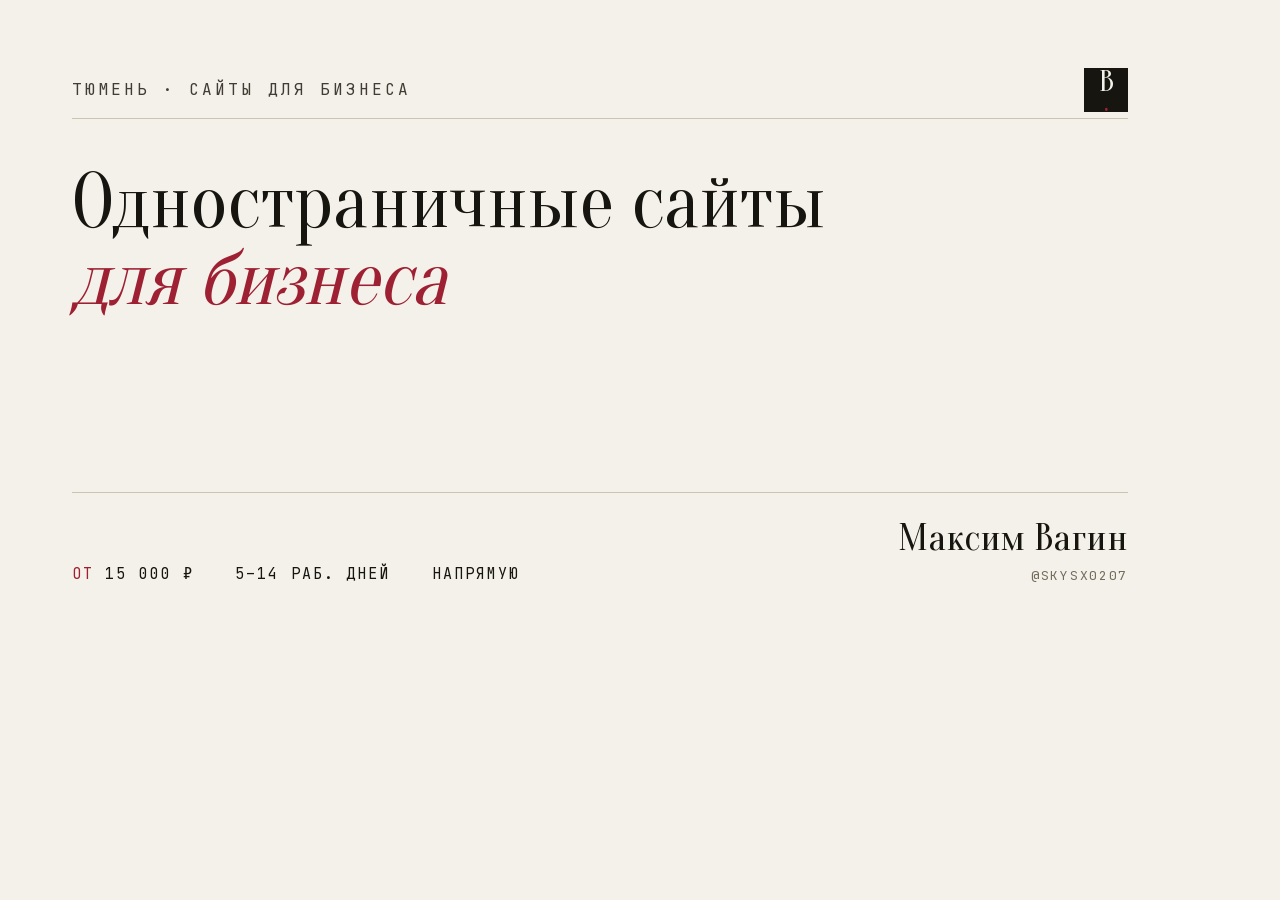
<file: assets/og-source.html>
<!doctype html>
<html lang="ru">
<head>
<meta charset="utf-8">
<meta name="viewport" content="width=1200, initial-scale=1">
<title>OG — Максим Вагин</title>
<style>
@font-face{font-family:Oranienbaum;src:url('fonts/oranienbaum-400-cyrillic.woff2') format('woff2');font-weight:400;font-style:normal}
@font-face{font-family:Oranienbaum;src:url('fonts/oranienbaum-400-latin.woff2') format('woff2');font-weight:400;font-style:normal}
@font-face{font-family:JetBrains;src:url('fonts/jetbrains-mono-400-cyrillic.woff2') format('woff2');font-weight:400;font-style:normal}
@font-face{font-family:JetBrains;src:url('fonts/jetbrains-mono-400-latin.woff2') format('woff2');font-weight:400;font-style:normal}
*{box-sizing:border-box}
html,body{width:1200px;height:630px;margin:0;overflow:hidden}
body{background:#f4f1ea;color:#16150f}
.card{position:relative;width:1200px;height:630px;padding:62px 72px 48px}
.top{display:flex;align-items:center;justify-content:space-between;height:57px;border-bottom:1px solid #cbc4b2}
.eyebrow,.facts{font-family:JetBrains,monospace;text-transform:uppercase;letter-spacing:.19em}
.eyebrow{font-size:16px;line-height:1;color:#403d34}
.mark{display:grid;place-items:center;width:44px;height:44px;background:#16150f;color:#f4f1ea;font-family:Oranienbaum,serif;font-size:29px;line-height:1}
.mark span{color:#a32235}
h1{margin:45px 0 0;font-family:Oranienbaum,serif;font-size:78px;font-weight:400;line-height:.99;letter-spacing:-.012em}
h1 em{color:#9e2033;font-style:italic}
.bottom{position:absolute;left:72px;right:72px;bottom:48px;display:flex;align-items:flex-end;justify-content:space-between;border-top:1px solid #cbc4b2;padding-top:26px}
.facts{display:flex;gap:41px;font-size:15px;line-height:1;letter-spacing:.14em}
.facts b{font-weight:400;color:#9e2033}
.person{text-align:right}
.name{font-family:Oranienbaum,serif;font-size:38px;line-height:1}
.tg{margin-top:12px;font-family:JetBrains,monospace;font-size:13px;line-height:1;letter-spacing:.13em;text-transform:uppercase;color:#736d5e}
</style>
</head>
<body>
  <main class="card">
    <header class="top">
      <div class="eyebrow">Тюмень · сайты для бизнеса</div>
      <div class="mark" aria-hidden="true">В<span>·</span></div>
    </header>

    <h1>Одностраничные сайты<br><em>для бизнеса</em></h1>

    <footer class="bottom">
      <div class="facts">
        <span><b>от</b> 15 000 ₽</span>
        <span>5–14 раб. дней</span>
        <span>напрямую</span>
      </div>
      <div class="person">
        <div class="name">Максим Вагин</div>
        <div class="tg">@skysx0207</div>
      </div>
    </footer>
  </main>
</body>
</html>
</file>
<file: assets/css/style.css>
/* ==========================================================================
   Портфолио — Максим Вагин
   Визуальный язык: типографический манифест.
   Высококонтрастная антиква Oranienbaum на заголовках, Spectral в тексте,
   JetBrains Mono на служебных метках. Бумага и чернила, один бордовый акцент.
   Ни одной скруглённой карточки с тенью — только линии и воздух.
   ========================================================================== */

/* --- Локальные шрифты: без обращений к Google, минус 590 мс блокировки --- */
@font-face{font-family:'Oranienbaum';font-style:normal;font-weight:400;font-display:swap;src:url('../fonts/oranienbaum-400-cyrillic.woff2') format('woff2');unicode-range:U+0301,U+0400-045F,U+0490-0491,U+04B0-04B1,U+2116}
@font-face{font-family:'Oranienbaum';font-style:normal;font-weight:400;font-display:swap;src:url('../fonts/oranienbaum-400-latin.woff2') format('woff2');unicode-range:U+0000-00FF,U+0131,U+0152-0153,U+02BB-02BC,U+02C6,U+02DA,U+02DC,U+0304,U+0308,U+0329,U+2000-206F,U+20AC,U+2122,U+2191,U+2193,U+2212,U+2215,U+FEFF,U+FFFD}
@font-face{font-family:'Spectral';font-style:normal;font-weight:300;font-display:swap;src:url('../fonts/spectral-300-cyrillic.woff2') format('woff2');unicode-range:U+0301,U+0400-045F,U+0490-0491,U+04B0-04B1,U+2116}
@font-face{font-family:'Spectral';font-style:normal;font-weight:300;font-display:swap;src:url('../fonts/spectral-300-latin.woff2') format('woff2');unicode-range:U+0000-00FF,U+0131,U+0152-0153,U+02BB-02BC,U+02C6,U+02DA,U+02DC,U+0304,U+0308,U+0329,U+2000-206F,U+20AC,U+2122,U+2191,U+2193,U+2212,U+2215,U+FEFF,U+FFFD}
@font-face{font-family:'Spectral';font-style:normal;font-weight:400;font-display:swap;src:url('../fonts/spectral-400-cyrillic.woff2') format('woff2');unicode-range:U+0301,U+0400-045F,U+0490-0491,U+04B0-04B1,U+2116}
@font-face{font-family:'Spectral';font-style:normal;font-weight:400;font-display:swap;src:url('../fonts/spectral-400-latin.woff2') format('woff2');unicode-range:U+0000-00FF,U+0131,U+0152-0153,U+02BB-02BC,U+02C6,U+02DA,U+02DC,U+0304,U+0308,U+0329,U+2000-206F,U+20AC,U+2122,U+2191,U+2193,U+2212,U+2215,U+FEFF,U+FFFD}
@font-face{font-family:'Spectral';font-style:normal;font-weight:600;font-display:swap;src:url('../fonts/spectral-600-cyrillic.woff2') format('woff2');unicode-range:U+0301,U+0400-045F,U+0490-0491,U+04B0-04B1,U+2116}
@font-face{font-family:'Spectral';font-style:normal;font-weight:600;font-display:swap;src:url('../fonts/spectral-600-latin.woff2') format('woff2');unicode-range:U+0000-00FF,U+0131,U+0152-0153,U+02BB-02BC,U+02C6,U+02DA,U+02DC,U+0304,U+0308,U+0329,U+2000-206F,U+20AC,U+2122,U+2191,U+2193,U+2212,U+2215,U+FEFF,U+FFFD}
@font-face{font-family:'JetBrains Mono';font-style:normal;font-weight:400;font-display:swap;src:url('../fonts/jetbrains-mono-400-cyrillic.woff2') format('woff2');unicode-range:U+0301,U+0400-045F,U+0490-0491,U+04B0-04B1,U+2116}
@font-face{font-family:'JetBrains Mono';font-style:normal;font-weight:400;font-display:swap;src:url('../fonts/jetbrains-mono-400-latin.woff2') format('woff2');unicode-range:U+0000-00FF,U+0131,U+0152-0153,U+02BB-02BC,U+02C6,U+02DA,U+02DC,U+0304,U+0308,U+0329,U+2000-206F,U+20AC,U+2122,U+2191,U+2193,U+2212,U+2215,U+FEFF,U+FFFD}
@font-face{font-family:'JetBrains Mono';font-style:normal;font-weight:500;font-display:swap;src:url('../fonts/jetbrains-mono-500-cyrillic.woff2') format('woff2');unicode-range:U+0301,U+0400-045F,U+0490-0491,U+04B0-04B1,U+2116}
@font-face{font-family:'JetBrains Mono';font-style:normal;font-weight:500;font-display:swap;src:url('../fonts/jetbrains-mono-500-latin.woff2') format('woff2');unicode-range:U+0000-00FF,U+0131,U+0152-0153,U+02BB-02BC,U+02C6,U+02DA,U+02DC,U+0304,U+0308,U+0329,U+2000-206F,U+20AC,U+2122,U+2191,U+2193,U+2212,U+2215,U+FEFF,U+FFFD}

:root{
  --paper:#F4F1EA;
  --paper-2:#EBE6DA;
  --ink:#16150F;
  --ink-2:#1F1E16;
  --tx:#16150F;
  --tx-mut:#57523F;
  --tx-faint:#6E6858;
  --tx-light:rgba(244,241,234,.74);
  --wine:#8E1D2C;
  --rule:rgba(22,21,15,.2);
  --rule-l:rgba(244,241,234,.24);
  --pad:clamp(64px,8vw,140px);
  /* Общая левая колонка под номера: кейсы и шаги процесса стоят на одной линии */
  --rail:clamp(46px,4.8vw,84px);
  --serif:'Spectral',Georgia,'Times New Roman',serif;
  --display:'Oranienbaum','Spectral',Georgia,serif;
  --mono:'JetBrains Mono',ui-monospace,'Cascadia Mono',monospace;
}

*,*::before,*::after{box-sizing:border-box}
html{scroll-behavior:smooth;-webkit-text-size-adjust:100%}
body{
  margin:0;background:var(--paper);color:var(--tx);
  font:400 17.5px/1.66 var(--serif);
  overflow-x:hidden;text-rendering:optimizeLegibility;
}
img{max-width:100%;height:auto;display:block}
a{color:inherit}
p{margin:0}
h1,h2,h3{margin:0;font-weight:400}
h1,h2{font-family:var(--display);line-height:.96;letter-spacing:-.005em}
h1{font-size:clamp(54px,10.5vw,132px)}
h2{font-size:clamp(34px,5.4vw,72px)}
h3{font-family:var(--serif);font-weight:600;font-size:clamp(19px,1.8vw,23px);line-height:1.22;letter-spacing:-.01em}

.wrap{width:min(1280px,100% - 44px);margin-inline:auto}
.wrap--narrow{width:min(760px,100% - 44px);margin-inline:auto}
.skip{position:absolute;left:-9999px;top:0;background:var(--ink);color:var(--paper);padding:12px 18px;z-index:200}
.skip:focus{left:12px;top:12px}

/* --- кнопки и ссылки --- */
.btn{
  display:inline-block;padding:15px 30px;border:1px solid var(--ink);
  background:var(--ink);color:var(--paper);text-decoration:none;
  font:500 13px/1 var(--mono);letter-spacing:.1em;text-transform:uppercase;
  cursor:pointer;transition:background .18s,color .18s;
}
.btn:hover{background:var(--wine);border-color:var(--wine);color:#fff}
.btn--sm{padding:11px 20px;font-size:11.5px}
.btn--wide{width:100%}
.sec--dark .btn{background:var(--paper);color:var(--ink);border-color:var(--paper)}
.sec--dark .btn:hover{background:var(--wine);border-color:var(--wine);color:#fff}
.ulink{
  font:400 15.5px/1.3 var(--serif);text-decoration:none;position:relative;
  border-bottom:1px solid var(--wine);color:var(--wine);padding-bottom:2px;
}
/* подчёркивание оставляем тонким, а область нажатия растим до 24px по WCAG 2.5.8 */
.ulink::after{content:"";position:absolute;inset:-8px -4px}
.ulink:hover{background:rgba(142,29,44,.08)}
:focus-visible{outline:2px solid var(--wine);outline-offset:3px}
.sec--dark :focus-visible{outline-color:#E8A9B1}

/* --- шапка --- */
.hdr{border-bottom:1px solid var(--rule);position:sticky;top:0;z-index:60;background:rgba(244,241,234,.94);backdrop-filter:blur(8px)}
.hdr__in{display:flex;align-items:center;gap:26px;min-height:68px}
.brand{display:flex;flex-direction:column;gap:1px;text-decoration:none;flex:none}
.brand__name{font-family:var(--display);font-size:21px;letter-spacing:.01em}
.brand__role{font:400 10px/1 var(--mono);letter-spacing:.14em;text-transform:uppercase;color:var(--tx-mut)}
.nav{display:flex;gap:24px;margin-left:auto;font:400 12px/1 var(--mono);letter-spacing:.1em;text-transform:uppercase}
.nav a{text-decoration:none;color:var(--tx-mut);padding-bottom:3px;border-bottom:1px solid transparent}
.nav a:hover{color:var(--ink);border-color:var(--wine)}
.hdr__tg{font:500 12px/1 var(--mono);letter-spacing:.1em;text-transform:uppercase;text-decoration:none;color:var(--wine);border-bottom:1px solid var(--wine);padding-bottom:3px}
.burger{display:none;width:44px;height:44px;border:1px solid var(--rule);background:none;cursor:pointer;position:relative;margin-left:auto}
.burger span,.burger span::before,.burger span::after{position:absolute;left:12px;width:20px;height:1px;background:var(--ink);content:"";transition:.2s}
.burger span{top:21px}
.burger span::before{top:-6px;left:0}
.burger span::after{top:6px;left:0}
.burger[aria-expanded="true"] span{background:transparent}
.burger[aria-expanded="true"] span::before{transform:rotate(45deg) translate(4px,4px)}
.burger[aria-expanded="true"] span::after{transform:rotate(-45deg) translate(4px,-4px)}
.mnav{display:none;flex-direction:column;padding:4px 22px 20px;border-top:1px solid var(--rule)}
.mnav.open{display:flex}
.mnav a{padding:14px 0;text-decoration:none;border-bottom:1px solid var(--rule);font-size:16px}

/* --- hero --- */
.hero{padding:clamp(46px,6vw,96px) 0 clamp(40px,5vw,72px)}
.hero__in{display:grid;grid-template-columns:1fr auto;gap:clamp(24px,4vw,64px);align-items:end}
.hero h1{margin-left:-.055em}
.hero__em{font-style:italic;color:var(--wine)}
.hero__meta dl{margin:0;display:grid;gap:13px;min-width:190px;padding-bottom:.9em}
.hero__meta div{display:grid;gap:1px;border-top:1px solid var(--rule);padding-top:8px}
.hero__meta dt{font:400 10px/1 var(--mono);letter-spacing:.16em;text-transform:uppercase;color:var(--tx-mut)}
.hero__meta dd{margin:0;font-size:16px}
.hero__foot{display:grid;grid-template-columns:minmax(0,1.6fr) minmax(0,1fr);gap:clamp(24px,4vw,64px);align-items:start;margin-top:clamp(34px,4vw,58px);padding-top:clamp(24px,3vw,38px);border-top:1px solid var(--rule)}
.hero__lead{font-size:clamp(18px,1.6vw,21px);line-height:1.55;color:var(--tx-mut);max-width:36em}
.hero__cta{display:flex;flex-direction:column;align-items:flex-start;gap:18px}

/* --- секции --- */
.sec{padding:var(--pad) 0}
[id]{scroll-margin-top:88px}
.sec--tint{background:var(--paper-2)}
.sec--dark{background:var(--ink);color:var(--paper)}
.sec--dark p{color:var(--tx-light)}
.shead{max-width:40em;margin-bottom:clamp(38px,4.6vw,70px)}
.shead p{margin-top:20px;color:var(--tx-mut);font-size:18px}
.shead--light p{color:var(--tx-light)}

/* --- кейсы --- */
.cases{list-style:none;margin:0;padding:0}
/* Раскладка задана явно через grid-area. order здесь использовать нельзя:
   при автоплейсменте он переставляет элементы по колонкам, а не отражает строку. */
.case{
  display:grid;grid-template-columns:var(--rail) minmax(0,1fr) minmax(0,1.12fr);
  column-gap:clamp(20px,3vw,54px);row-gap:clamp(18px,2vw,28px);align-items:start;
  padding:clamp(38px,4.4vw,64px) 0;border-top:1px solid var(--rule);
}
.case:last-child{border-bottom:1px solid var(--rule)}
.case__num{
  grid-area:1/1;font-family:var(--display);font-size:clamp(30px,3.4vw,50px);
  line-height:1;color:var(--tx-faint);
}
.case__body{grid-area:1/2}
.case__shot{grid-area:1/3}
.case--flip{grid-template-columns:var(--rail) minmax(0,1.12fr) minmax(0,1fr)}
.case--flip .case__shot{grid-area:1/2}
.case--flip .case__body{grid-area:1/3}
.case__niche{font:400 11px/1.3 var(--mono);letter-spacing:.14em;text-transform:uppercase;color:var(--wine);margin-bottom:14px}
.case__body h3{font-family:var(--display);font-weight:400;font-size:clamp(30px,3.6vw,46px);line-height:1;margin-bottom:16px}
.case__desc{color:var(--tx-mut);font-size:17px;max-width:32em}
.case__list{list-style:none;margin:22px 0 0;padding:0;display:grid;gap:8px}
.case__list li{position:relative;padding-left:20px;font-size:16px;line-height:1.45}
.case__list li::before{content:"";position:absolute;left:0;top:.72em;width:10px;height:1px;background:var(--wine)}
.case__go{margin-top:26px}
.case__shot{margin:0;min-width:0}
.case__shot a{display:block;text-decoration:none}
.case__shot img{width:100%;height:auto;border:1px solid var(--rule);filter:saturate(.96);transition:filter .3s,transform .3s}
.case__shot a:hover img{filter:saturate(1.06);transform:translateY(-3px)}
.case__shot figcaption{margin-top:10px;font:400 11px/1 var(--mono);letter-spacing:.08em;color:var(--tx-mut)}

/* --- цены --- */
.price{display:grid;gap:0;border-top:1px solid var(--rule-l)}
.tier{display:grid;grid-template-columns:minmax(0,1fr) minmax(0,1.1fr) minmax(0,.9fr);gap:clamp(18px,3vw,46px);padding:clamp(26px,3vw,40px) 0;border-bottom:1px solid var(--rule-l);align-items:start}
.tier__head h3{font-family:var(--display);font-weight:400;font-size:clamp(25px,2.8vw,34px);line-height:1.05;display:flex;flex-direction:column;gap:9px;align-items:flex-start}
.tier__sum{margin-top:14px;display:flex;align-items:baseline;gap:11px;flex-wrap:wrap}
.tier__sum b{font-family:var(--display);font-weight:400;font-size:clamp(28px,3vw,38px);letter-spacing:.005em}
.tier__term{margin-top:12px;font:400 12px/1.6 var(--mono);color:var(--tx-light)}
.tier__sum b{color:var(--paper);white-space:nowrap}
.direct-note{margin-top:32px;max-width:60em;font-size:16px;line-height:1.6}
.tier__what{font-size:16.5px;color:var(--tx-light)}
.tier__list{list-style:none;margin:0;padding:0;display:grid;gap:8px}
.tier__list li{position:relative;padding-left:20px;font-size:15.5px;line-height:1.45;color:var(--tx-light)}
.tier__list li::before{content:"";position:absolute;left:0;top:.72em;width:10px;height:1px;background:rgba(244,241,234,.55)}


.incl{margin-top:clamp(38px,4vw,60px);padding-top:clamp(28px,3vw,42px);border-top:1px solid var(--rule-l)}
.incl h3{font-family:var(--mono);font-weight:400;font-size:11px;letter-spacing:.16em;text-transform:uppercase;color:var(--tx-light);margin-bottom:20px}
.incl ul{list-style:none;margin:0;padding:0;display:grid;grid-template-columns:repeat(3,1fr);gap:10px 34px;font-size:16px}
.incl li{position:relative;padding-left:20px;color:var(--tx-light);line-height:1.45}
.incl li::before{content:"";position:absolute;left:0;top:.72em;width:10px;height:1px;background:rgba(244,241,234,.55)}
.incl__note{margin-top:26px;font-size:14.5px;line-height:1.6;max-width:64em;color:var(--tx-light)!important}

/* --- обо мне --- */
.about{display:grid;grid-template-columns:minmax(0,.78fr) minmax(0,1.22fr);gap:clamp(28px,4.6vw,80px);align-items:start}
.about__img{margin:0}
.about__img img{width:100%;height:auto;border:1px solid var(--rule)}
.about__text h2{margin-bottom:26px}
.about__text p{color:var(--tx-mut);margin-bottom:18px;font-size:17.5px}
.about__list{list-style:none;margin:30px 0 0;padding:26px 0 0;border-top:1px solid var(--rule);display:grid;gap:13px;font-size:16.5px}
.about__list b{font-weight:600;color:var(--ink)}

/* --- процесс --- */
/* Раскладка тоже явная: без grid-area подпись справа уезжала на вторую строку
   в колонку номера и растягивала её — из-за этого шаги стояли лесенкой. */
.flow{list-style:none;counter-reset:f;margin:0;padding:0;display:grid;gap:0;border-top:1px solid var(--rule)}
.flow li{
  counter-increment:f;display:grid;
  grid-template-columns:var(--rail) minmax(0,1fr) minmax(0,14em);
  column-gap:clamp(20px,3vw,54px);row-gap:9px;align-items:baseline;
  padding:clamp(24px,2.8vw,38px) 0;border-bottom:1px solid var(--rule);
}
.flow li::before{
  content:counter(f,decimal-leading-zero);grid-area:1/1;
  font-family:var(--display);font-size:clamp(22px,2.2vw,30px);
  color:var(--tx-faint);line-height:1.2;
}
.flow h3{grid-area:1/2}
.flow li > p:not(.flow__t){grid-area:2/2;color:var(--tx-mut);font-size:16.5px;max-width:44em}
.flow li > .flow__t{grid-area:1/3;font:400 11px/1.65 var(--mono);letter-spacing:.11em;text-transform:uppercase;color:var(--wine);text-align:right}

.flow__note{margin-top:24px;max-width:58em;color:var(--tx-mut);font-size:16px}

/* --- FAQ --- */
.faq{border-top:1px solid var(--rule)}
.qa{border-bottom:1px solid var(--rule)}
.qa summary{
  list-style:none;cursor:pointer;padding:22px 44px 22px 0;position:relative;
  font-family:var(--serif);font-weight:600;font-size:19px;line-height:1.3;
}
.qa summary::-webkit-details-marker{display:none}
.qa summary::after{content:"+";position:absolute;right:4px;top:20px;font-family:var(--mono);font-size:21px;color:var(--wine);line-height:1}
.qa[open] summary::after{content:"–"}
.qa summary:hover{color:var(--wine)}
.qa div{padding:0 0 24px}
.qa p{color:var(--tx-mut);font-size:17px;max-width:56em}
.qa p + p{margin-top:14px}
.qa b{color:var(--ink);font-weight:600}

/* --- контакты --- */
.contact{display:grid;grid-template-columns:minmax(0,1fr) minmax(0,.85fr);gap:clamp(32px,5vw,84px);align-items:start}
.contact__text h2{margin-bottom:22px}
.contact__links{list-style:none;margin:36px 0 0;padding:0;border-top:1px solid var(--rule-l)}
.contact__links li{border-bottom:1px solid var(--rule-l)}
.contact__links a{display:flex;flex-wrap:wrap;align-items:baseline;justify-content:space-between;gap:6px 20px;padding:20px 0;text-decoration:none;transition:padding-left .22s}
.contact__links a:hover{padding-left:10px}
.contact__links span{font:400 11px/1 var(--mono);letter-spacing:.16em;text-transform:uppercase;color:rgba(244,241,234,.6)}
.contact__links b{font-family:var(--display);font-weight:400;font-size:clamp(23px,2.6vw,34px);color:var(--paper)}
.contact__note{margin-top:22px;font-size:15px}

.form{border:1px solid var(--rule-l);padding:clamp(24px,3vw,34px)}
.form__lead{font-size:15px;line-height:1.55;margin-bottom:22px;color:rgba(244,241,234,.72)!important}
.fld{display:flex;flex-direction:column;gap:8px;margin-bottom:18px}
.fld label{font:400 10.5px/1 var(--mono);letter-spacing:.15em;text-transform:uppercase;color:rgba(244,241,234,.66)}
.form input,.form textarea{
  font:400 16px/1.5 var(--serif);color:var(--paper);
  padding:11px 0;border:0;border-bottom:1px solid var(--rule-l);background:transparent;
  width:100%;resize:vertical;transition:border-color .2s;
}
.form input:focus,.form textarea:focus{border-color:var(--paper);outline:none}
.form input::placeholder,.form textarea::placeholder{color:rgba(244,241,234,.38)}
.err{display:none;font:400 12.5px/1.4 var(--serif);color:#F0A5AE;margin-top:6px}
.err.on{display:block}
[aria-invalid="true"]{border-color:#F0A5AE!important}
.form .btn{margin-top:8px}
.form .btn:disabled{opacity:.55;cursor:not-allowed}
.form__actions{display:grid;gap:10px;margin-top:8px}
.form__actions .btn{margin-top:0;min-height:48px;line-height:1.35}
.form__copy{margin-top:20px;padding-top:20px;border-top:1px solid var(--rule-l)}
.form__note{margin-top:14px;font-size:13px;text-align:center;color:rgba(244,241,234,.55)!important}

/* --- футер --- */
.ftr{background:var(--ink-2);color:rgba(244,241,234,.68);padding:46px 0 44px;font-size:14.5px;border-top:1px solid var(--rule-l)}
.ftr__in{display:grid;grid-template-columns:1fr auto 1fr;gap:34px;align-items:start}
.ftr__brand{font-family:var(--display);font-size:20px;color:var(--paper);display:flex;flex-direction:column;gap:5px}
.ftr__brand span{font:400 10px/1 var(--mono);letter-spacing:.14em;text-transform:uppercase;color:rgba(244,241,234,.62)}
.ftr__nav{display:flex;gap:4px 22px;flex-wrap:wrap;font:400 11px/1 var(--mono);letter-spacing:.11em;text-transform:uppercase;margin:-7px 0}
.ftr__nav a{text-decoration:none;padding:7px 0}
.ftr__nav a:hover{color:var(--paper)}
.ftr__note{font-size:13px;line-height:1.65;color:rgba(244,241,234,.6);text-align:right}
.ftr__legal{display:flex;flex-wrap:wrap;align-items:baseline;justify-content:space-between;gap:12px 24px;margin-top:30px;padding-top:20px;border-top:1px solid var(--rule-l);font-size:13px;line-height:1.6}
.ftr__legal p{flex:1 1 280px}
.ftr__legal a{color:var(--paper);padding:5px 0;text-underline-offset:4px}
.ftr :focus-visible{outline-color:#E8A9B1}

/* --- адаптив --- */
@media (max-width:1100px){
  .case,.case--flip{grid-template-columns:var(--rail) minmax(0,1fr)}
  .case__body,.case--flip .case__body{grid-area:1/2}
  .case__shot,.case--flip .case__shot{grid-area:2/2}
  .tier{grid-template-columns:minmax(0,1fr) minmax(0,1fr)}
  .tier__list{grid-column:1/-1}
  .incl ul{grid-template-columns:repeat(2,1fr)}
  .contact{grid-template-columns:1fr}
  .flow li{grid-template-columns:var(--rail) minmax(0,1fr)}
  .flow li > .flow__t{grid-area:3/2;text-align:left}
}
@media (max-width:900px){
  .nav,.hdr__tg{display:none}
  .burger{display:block}
  .hero__in{grid-template-columns:1fr;align-items:start}
  .hero__meta dl{grid-template-columns:repeat(2,1fr);padding-bottom:0}
  .hero__foot{grid-template-columns:1fr}
  .about{grid-template-columns:1fr}
  .about__img{width:min(100%,560px);margin-inline:auto}
  .ftr__in{grid-template-columns:1fr;gap:24px}
  .ftr__note{text-align:left}
}
@media (max-width:660px){
  body{font-size:16.5px}
  .case,.case--flip{grid-template-columns:minmax(0,1fr);row-gap:18px}
  .case__num,.case--flip .case__num{grid-area:1/1}
  .case__body,.case--flip .case__body{grid-area:2/1}
  .case__shot,.case--flip .case__shot{grid-area:3/1}
  .tier{grid-template-columns:1fr;gap:16px}
  .incl ul{grid-template-columns:1fr}
  .flow li{grid-template-columns:minmax(0,1fr);row-gap:8px}
  .flow li::before{grid-area:1/1}
  .flow h3{grid-area:2/1}
  .flow li > p:not(.flow__t){grid-area:3/1}
  .flow li > .flow__t{grid-area:4/1;text-align:left}
  .qa summary{font-size:17.5px}
}

/* ==========================================================================
   ДВИЖЕНИЕ

   Правила, по которым это собрано, — те же, что делают дорогой полиграфию:
   ничего не прыгает, ничего не пружинит, всё приходит медленно и один раз.
   Смещения маленькие (18–24 px), длительности длинные (0,9–1,4 с), кривая
   одна на весь сайт. Картинки не «выезжают», а открываются шторкой; линейки
   прочерчиваются слева направо; крупные цифры садятся из разрядки.
   Повторного проигрывания при возврате наверх нет — это выдаёт аттракцион.
   ========================================================================== */
:root{
  --e:cubic-bezier(.22,1,.36,1);   /* быстрый вход, долгое успокоение */
  --d:.95s;
}

::selection{background:var(--wine);color:#fff}

/* Первый экран проявляется вдвое быстрее остальных: именно он попадает в LCP,
   и лишние полсекунды анимации там стоят полсекунды в замерах скорости. */
.hero [data-rv]{--d:.55s}
.hero [data-rv="up"]{transition-delay:calc(var(--rv-i,0) * 55ms)}
.hero [data-rv="mask"]{transition-duration:.6s}

/* Базовое проявление: подъём на 24 px с растворением */
.rv-on [data-rv="up"]{
  opacity:0;transform:translate3d(0,24px,0);
  transition:opacity var(--d) var(--e),transform var(--d) var(--e);
  transition-delay:calc(var(--rv-i,0) * 90ms);
}
.rv-on [data-rv="up"].rv-in{opacity:1;transform:none}

/* Заголовок выходит из-под маски */
.rv-on [data-rv="mask"]{
  clip-path:inset(-.25em 0 105% 0);transform:translate3d(0,.12em,0);
  transition:clip-path 1.05s var(--e),transform 1.05s var(--e);
  transition-delay:calc(var(--rv-i,0) * 90ms);
}
.rv-on [data-rv="mask"].rv-in{clip-path:inset(-.25em 0 -.4em 0);transform:none}

/* Крупная цифра: разрядка «садится» на место */
.rv-on [data-rv="fig"]{
  opacity:0;letter-spacing:.16em;
  transition:opacity 1s var(--e),letter-spacing 1.3s var(--e);
}
.rv-on [data-rv="fig"].rv-in{opacity:1;letter-spacing:0}

/* Снимок работы: шторка снизу вверх плюс медленный отъезд из зума */
.rv-on [data-rv="img"]{clip-path:inset(0 0 100% 0)}
.rv-on [data-rv="img"] > a,.rv-on [data-rv="img"] > img{transform:scale(1.06);transition:transform 1.6s var(--e)}
.rv-on [data-rv="img"].rv-in{clip-path:inset(0 0 0 0);transition:clip-path 1.15s var(--e)}
.rv-on [data-rv="img"].rv-in > a,.rv-on [data-rv="img"].rv-in > img{transform:none}

/* Волосяные линейки между кейсами прочерчиваются слева направо */
.case{border-color:transparent!important;position:relative}
.case::before,.case:last-child::after{
  content:"";position:absolute;left:0;right:0;height:1px;background:var(--rule);
  transform:scaleX(0);transform-origin:0 50%;transition:transform 1.2s var(--e);
}
.case::before{top:0}
.case:last-child::after{bottom:0;transition-delay:.18s}
.case.rv-in::before,.case.rv-in::after{transform:none}
html:not(.rv-on) .case::before,html:not(.rv-on) .case:last-child::after{transform:none}

/* Якорь раскрывает всю секцию уже средствами CSS, до выполнения app.js.
   rv-direct сохраняет видимость после перехода к следующему якорю. */
.rv-on :is(:target,.rv-direct)[data-rv],
.rv-on :is(:target,.rv-direct) [data-rv]{
  opacity:1;transform:none;clip-path:none;letter-spacing:normal;transition:none;
}
.rv-on :is(:target,.rv-direct) [data-rv="img"] > :is(a,img){transform:none;transition:none}
.rv-on :is(:target,.rv-direct) .case::before,
.rv-on :is(:target,.rv-direct) .case::after{transform:none;transition:none}

/* Кнопка заливается слева, а не перекрашивается рывком */
.btn{position:relative;isolation:isolate;overflow:hidden;transition:color .4s var(--e),border-color .4s var(--e)}
.btn::before{
  content:"";position:absolute;inset:0;z-index:-1;background:var(--wine);
  transform:scaleX(0);transform-origin:0 50%;transition:transform .55s var(--e);
}
.btn:hover{background:var(--ink);border-color:var(--wine);color:#fff}
.btn:hover::before{transform:none}
.sec--dark .btn:hover{background:var(--paper);border-color:var(--wine)}

/* Снимок работы на наведении — медленно и почти незаметно */
.case__shot img{transition:filter .6s var(--e),transform .8s var(--e)}
.case__shot a:hover img{filter:saturate(1.07) contrast(1.02);transform:translateY(-4px)}
.contact__links a{transition:padding-left .45s var(--e)}
.ulink,.nav a,.qa summary{transition:color .35s var(--e),background-color .35s var(--e),border-color .35s var(--e)}

/* Ответ в FAQ раскрывается, а не выскакивает */
.qa[open] div{animation:qa-in .5s var(--e) both}
@keyframes qa-in{from{opacity:0;transform:translate3d(0,-6px,0)}to{opacity:1;transform:none}}

/* Волосок прогресса под шапкой: чистый CSS, привязан к прокрутке страницы */
@supports (animation-timeline:scroll()){
  .hdr{overflow:hidden}
  .hdr::after{
    content:"";position:absolute;left:0;right:0;bottom:0;height:1px;background:var(--wine);
    transform:scaleX(0);transform-origin:0 50%;
    animation:hdr-progress linear both;animation-timeline:scroll(root block);
  }
  @keyframes hdr-progress{from{transform:scaleX(0)}to{transform:scaleX(1)}}
}

/* --- кольцо за курсором ---
   Догоняет мышь с отставанием, еле различимое. Системный курсор не прячем:
   без него человек теряет точку клика. Только для мыши, только если человек
   не просил убрать анимации — обе проверки в app.js. */
.cursor{
  position:fixed;left:0;top:0;width:108px;height:108px;z-index:400;
  pointer-events:none;opacity:0;transition:opacity .45s var(--e);
  will-change:transform;
}
.cursor.is-on{opacity:1}
/* Никакого контура: бордовый плотнее в середине и уходит в ноль задолго до
   края элемента. Три вещи, без которых лезет кольцо:
   1) последний стоп — тот же цвет с нулевой альфой, а не `transparent`,
      иначе на спуске появляется серая кайма;
   2) альфа идёт по кривой A*(1-t²)² — на краю производная нулевая, поэтому
      спуск не даёт заметной границы (ступенчатые стопы её давали);
   3) blur сверху добивает 8-битную полосчатость на тёмных секциях. */
.cursor i{
  display:block;width:100%;height:100%;border-radius:50%;
  background:radial-gradient(circle at 50% 50%,
    rgba(142,29,44,.2800) 0%,
    rgba(142,29,44,.2744) 10%,
    rgba(142,29,44,.2580) 19%,
    rgba(142,29,44,.2319) 29%,
    rgba(142,29,44,.1976) 38%,
    rgba(142,29,44,.1575) 48%,
    rgba(142,29,44,.1147) 58%,
    rgba(142,29,44,.0728) 67%,
    rgba(142,29,44,.0363) 77%,
    rgba(142,29,44,.0101) 86%,
    rgba(142,29,44,0) 96%);
  filter:blur(8px);
  transition:transform .45s var(--e),opacity .45s var(--e);
}
body:has(a:hover,button:hover,summary:hover,input:hover,textarea:hover) .cursor i{
  transform:scale(1.3);
}
/* над окном просмотра кольцо прячем: события мыши уходят в iframe
   и оно всё равно замирает на его краю */
.viewer-open .cursor{opacity:0}

/* --- просмотрщик работ --- */
.viewer{
  position:fixed;inset:0;z-index:200;display:flex;flex-direction:column;
  gap:14px;padding:clamp(12px,2vw,26px);background:rgba(15,14,10,.93);
  backdrop-filter:blur(3px);
}
.viewer[hidden]{display:none}
.viewer__win{
  flex:1;min-height:0;display:flex;flex-direction:column;
  background:var(--paper);border:1px solid rgba(244,241,234,.22);overflow:hidden;
}
.viewer__bar{
  display:flex;align-items:center;gap:clamp(10px,2vw,26px);flex:none;
  padding:10px clamp(10px,1.4vw,16px);border-bottom:1px solid var(--rule);
  background:var(--paper-2);
}
.viewer__id{display:flex;align-items:baseline;gap:12px;min-width:0;flex:1}
.viewer__id b{font-family:var(--display);font-weight:400;font-size:19px;white-space:nowrap}
.viewer__id span{
  font:400 11px/1 var(--mono);letter-spacing:.06em;color:var(--tx-mut);
  overflow:hidden;text-overflow:ellipsis;white-space:nowrap;
}
.viewer__nav{display:flex;align-items:center;gap:6px;flex:none}
.viewer__arrow{
  width:38px;height:32px;display:grid;place-items:center;cursor:pointer;
  border:1px solid var(--rule);background:none;color:var(--ink);
  transition:background-color .3s var(--e),border-color .3s var(--e),color .3s var(--e);
}
.viewer__arrow:hover{background:var(--ink);border-color:var(--ink);color:var(--paper)}
.viewer__count{font:400 11px/1 var(--mono);letter-spacing:.1em;color:var(--tx-mut);min-width:44px;text-align:center}
.viewer__out{
  display:inline-flex;align-items:center;min-height:32px;
  font:400 11px/1 var(--mono);letter-spacing:.1em;text-transform:uppercase;
  color:var(--wine);text-decoration:none;border-bottom:1px solid var(--wine);
  white-space:nowrap;flex:none;
}
.viewer__x{
  width:34px;height:32px;display:grid;place-items:center;flex:none;cursor:pointer;
  border:1px solid var(--rule);background:none;color:var(--ink);
  transition:background-color .3s var(--e),border-color .3s var(--e),color .3s var(--e);
}
.viewer__x:hover{background:var(--wine);border-color:var(--wine);color:#fff}
.viewer__stage{position:relative;flex:1;min-height:0;background:var(--paper-2)}
.viewer__stage iframe{width:100%;height:100%;border:0;display:block;background:var(--paper)}
.viewer__wait{
  position:absolute;inset:0;display:grid;place-items:center;
  font:400 11px/1 var(--mono);letter-spacing:.14em;text-transform:uppercase;color:var(--tx-mut);
}
.viewer__wait[hidden]{display:none}
.viewer__hint{
  flex:none;text-align:center;font-size:13px;line-height:1.5;
  color:rgba(244,241,234,.6);max-width:70em;margin-inline:auto;
}
.viewer__hint b{color:rgba(244,241,234,.85)}
.case__go{display:flex;align-items:center;gap:clamp(14px,2vw,26px);flex-wrap:wrap}
.case__shot a{cursor:zoom-in}

@media (max-width:660px){
  .viewer{padding:8px;gap:9px}
  .viewer__bar{flex-wrap:wrap;row-gap:8px}
  .viewer__id{flex:1 0 100%}
  .viewer__out{font-size:10px}
  .viewer__hint{font-size:12px}
}

@media (prefers-reduced-motion:reduce){
  html{scroll-behavior:auto}
  .cursor{display:none}
  .rv-on [data-rv="img"] > :is(a,img){transform:none!important}
  *,*::before,*::after{animation-duration:.001ms!important;animation-iteration-count:1!important;transition-duration:.001ms!important;transition-delay:0s!important}
  .rv-on [data-rv]{opacity:1!important;transform:none!important;clip-path:none!important}
  .rv-on [data-rv="fig"]{letter-spacing:0!important}
  .case::before,.case:last-child::after{transform:none!important}
}
</file>
<file: demo/potolki/style.css>
/* ==========================================================================
   ПОТОЛОК72 — натяжные потолки. Демо-лендинг.
   Визуальный язык: тёплый и предметный. Широкий геометрический Unbounded
   на заголовках, Onest в тексте, кремовая бумага вместо стерильного белого,
   глубокий бирюзовый и охра. Иконки — свои SVG, ни одного эмодзи.
   ========================================================================== */

@font-face{font-family:'Unbounded';font-style:normal;font-weight:700;font-display:swap;src:url('fonts/unbounded-700-cyrillic.woff2') format('woff2');unicode-range:U+0301,U+0400-045F,U+0490-0491,U+04B0-04B1,U+2116}
@font-face{font-family:'Unbounded';font-style:normal;font-weight:700;font-display:swap;src:url('fonts/unbounded-700-latin.woff2') format('woff2');unicode-range:U+0000-00FF,U+0131,U+0152-0153,U+02BB-02BC,U+02C6,U+02DA,U+02DC,U+0304,U+0308,U+0329,U+2000-206F,U+20AC,U+2122,U+2191,U+2193,U+2212,U+2215,U+FEFF,U+FFFD}
@font-face{font-family:'Unbounded';font-style:normal;font-weight:800;font-display:swap;src:url('fonts/unbounded-800-cyrillic.woff2') format('woff2');unicode-range:U+0301,U+0400-045F,U+0490-0491,U+04B0-04B1,U+2116}
@font-face{font-family:'Unbounded';font-style:normal;font-weight:800;font-display:swap;src:url('fonts/unbounded-800-latin.woff2') format('woff2');unicode-range:U+0000-00FF,U+0131,U+0152-0153,U+02BB-02BC,U+02C6,U+02DA,U+02DC,U+0304,U+0308,U+0329,U+2000-206F,U+20AC,U+2122,U+2191,U+2193,U+2212,U+2215,U+FEFF,U+FFFD}
@font-face{font-family:'Onest';font-style:normal;font-weight:400;font-display:swap;src:url('fonts/onest-400-cyrillic.woff2') format('woff2');unicode-range:U+0301,U+0400-045F,U+0490-0491,U+04B0-04B1,U+2116}
@font-face{font-family:'Onest';font-style:normal;font-weight:400;font-display:swap;src:url('fonts/onest-400-latin.woff2') format('woff2');unicode-range:U+0000-00FF,U+0131,U+0152-0153,U+02BB-02BC,U+02C6,U+02DA,U+02DC,U+0304,U+0308,U+0329,U+2000-206F,U+20AC,U+2122,U+2191,U+2193,U+2212,U+2215,U+FEFF,U+FFFD}
@font-face{font-family:'Onest';font-style:normal;font-weight:500;font-display:swap;src:url('fonts/onest-500-cyrillic.woff2') format('woff2');unicode-range:U+0301,U+0400-045F,U+0490-0491,U+04B0-04B1,U+2116}
@font-face{font-family:'Onest';font-style:normal;font-weight:500;font-display:swap;src:url('fonts/onest-500-latin.woff2') format('woff2');unicode-range:U+0000-00FF,U+0131,U+0152-0153,U+02BB-02BC,U+02C6,U+02DA,U+02DC,U+0304,U+0308,U+0329,U+2000-206F,U+20AC,U+2122,U+2191,U+2193,U+2212,U+2215,U+FEFF,U+FFFD}
@font-face{font-family:'Onest';font-style:normal;font-weight:700;font-display:swap;src:url('fonts/onest-700-cyrillic.woff2') format('woff2');unicode-range:U+0301,U+0400-045F,U+0490-0491,U+04B0-04B1,U+2116}
@font-face{font-family:'Onest';font-style:normal;font-weight:700;font-display:swap;src:url('fonts/onest-700-latin.woff2') format('woff2');unicode-range:U+0000-00FF,U+0131,U+0152-0153,U+02BB-02BC,U+02C6,U+02DA,U+02DC,U+0304,U+0308,U+0329,U+2000-206F,U+20AC,U+2122,U+2191,U+2193,U+2212,U+2215,U+FEFF,U+FFFD}

:root{
  --teal:#0E5A52;
  --teal-d:#0A423C;
  --teal-l:#DCE9E5;
  --ink:#0C1A18;
  --cream:#F3EFE4;
  --cream-2:#E9E3D5;
  --white:#FFFFFF;
  --sun:#C98A1E;
  --tx:#12211F;
  --tx-mut:#4F5D5A;
  --line:#D6CFBE;
  --line-l:rgba(243,239,228,.26);
  --r:6px;
  --pad:clamp(56px,7vw,110px);
  --head:'Unbounded','Onest',system-ui,sans-serif;
  --body:'Onest',system-ui,sans-serif;
}

*,*::before,*::after{box-sizing:border-box}
html{scroll-behavior:smooth;-webkit-text-size-adjust:100%}
body{margin:0;background:var(--cream);color:var(--tx);font:400 17px/1.62 var(--body);overflow-x:hidden}
img{max-width:100%;height:auto;display:block}
a{color:inherit}
p{margin:0}
h1,h2,h3{margin:0;font-family:var(--head);font-weight:700;line-height:1.1;letter-spacing:-.025em}
h1{font-size:clamp(31px,4.6vw,56px);font-weight:800}
h2{font-size:clamp(25px,3.1vw,38px)}
h3{font-size:clamp(17px,1.4vw,20px);font-weight:700;letter-spacing:-.015em}
.blue{color:var(--teal)}

.wrap{width:min(1220px,100% - 40px);margin-inline:auto}

/* --- кнопки --- */
.btn{
  display:inline-flex;align-items:center;justify-content:center;
  padding:15px 26px;border:2px solid var(--teal);border-radius:var(--r);
  background:var(--teal);color:var(--cream);
  font:500 15px/1 var(--body);text-decoration:none;cursor:pointer;
  transition:background .16s,border-color .16s,color .16s;
}
.btn:hover{background:var(--teal-d);border-color:var(--teal-d)}
.btn--sm{padding:10px 17px;font-size:14px}
.btn--wide{width:100%}
.btn--ghost{background:transparent;color:var(--teal)}
.btn--ghost:hover{background:var(--teal-l);border-color:var(--teal);color:var(--teal-d)}
.btn--white{background:var(--cream);color:var(--teal-d);border-color:var(--cream)}
.btn--white:hover{background:var(--white);border-color:var(--white)}
:focus-visible{outline:3px solid var(--sun);outline-offset:3px;border-radius:3px}

/* --- плашка «демо» --- */
.demobar{background:var(--ink);color:rgba(243,239,228,.76);text-align:center;padding:9px 20px;font-size:13px;line-height:1.45}
.demobar b{color:var(--cream)}
.demobar a{color:#7FD3C5;font-weight:500;text-decoration:none;white-space:nowrap;display:inline-block;padding:4px 0}
.demobar a:hover{text-decoration:underline}

/* --- шапка --- */
.hdr{position:sticky;top:0;z-index:60;background:rgba(243,239,228,.94);backdrop-filter:blur(10px);border-bottom:1px solid var(--line)}
.hdr__in{display:flex;align-items:center;gap:22px;min-height:70px}
.logo{display:flex;align-items:center;gap:10px;text-decoration:none;font-family:var(--head);font-weight:700;font-size:18px;letter-spacing:-.03em;flex:none}
.logo b{color:var(--teal)}
.nav{display:flex;gap:22px;margin-left:auto;font-size:15px}
.nav a{text-decoration:none;color:var(--tx-mut);padding-bottom:2px;border-bottom:2px solid transparent;transition:.15s}
.nav a:hover{color:var(--teal);border-color:var(--sun)}
.tel{font-weight:500;text-decoration:none;white-space:nowrap;font-variant-numeric:tabular-nums}
.tel:hover{color:var(--teal)}
.burger{display:none;width:44px;height:44px;border:1px solid var(--line);border-radius:var(--r);background:none;cursor:pointer;position:relative;margin-left:auto}
.burger span,.burger span::before,.burger span::after{position:absolute;left:12px;width:20px;height:2px;background:var(--ink);border-radius:2px;content:"";transition:.2s}
.burger span{top:21px}
.burger span::before{top:-6px;left:0}
.burger span::after{top:6px;left:0}
.burger[aria-expanded="true"] span{background:transparent}
.burger[aria-expanded="true"] span::before{transform:rotate(45deg) translate(4px,4px)}
.burger[aria-expanded="true"] span::after{transform:rotate(-45deg) translate(4px,-4px)}
.mnav{display:none;flex-direction:column;padding:6px 20px 18px;background:var(--cream);border-top:1px solid var(--line)}
.mnav.open{display:flex}
.mnav a{padding:13px 0;text-decoration:none;border-bottom:1px solid var(--line);font-weight:500}

/* --- hero --- */
.hero{position:relative;min-height:calc(100svh - 116px);display:grid;align-items:center;padding:clamp(32px,5vh,64px) 0;background:var(--cream)}
.hero__in{display:grid;grid-template-columns:repeat(2,minmax(0,1fr));grid-template-rows:auto auto;gap:24px clamp(24px,3.2vw,40px);align-items:center}
.hero__text{grid-column:1;align-self:end}
.hero__offer{grid-column:1;align-self:start}
.hero h1{font-size:clamp(31px,4vw,50px)}
.hero h1 .blue{display:block}
.pill{
  display:inline-block;border:1px solid var(--teal);color:var(--teal);border-radius:100px;
  padding:6px 15px;font-size:13px;font-weight:500;margin-bottom:20px;
}
.subhead{margin-top:18px;font-size:clamp(16.5px,1.35vw,19px);color:var(--tx-mut);max-width:30em}
.hero__price{display:grid;grid-template-columns:repeat(3,minmax(0,1fr));border-top:2px solid var(--ink)}
.hero__price div{display:flex;flex-direction:column;gap:4px;padding:16px 12px 0 0}
.hero__price div + div{border-left:1px solid var(--line);padding-left:12px}
.hero__price b{font-family:var(--head);font-weight:700;font-size:clamp(18px,1.9vw,25px);letter-spacing:-.035em;color:var(--teal);font-variant-numeric:tabular-nums;white-space:nowrap}
.hero__price span{font-size:13px;color:var(--tx-mut);line-height:1.3;max-width:15em}
/* Фото сохраняет весь кадр и показывает именно потолок. */
.hero__img{grid-column:2;grid-row:1/3;margin:0;min-width:0;border:1px solid var(--line);border-radius:var(--r);overflow:hidden;background:var(--cream-2)}
.hero__img img{width:100%;height:auto}
.hero__img figcaption{display:flex;align-items:center;justify-content:space-between;flex-wrap:wrap;gap:0 16px;padding:6px 16px;font-size:13px;color:var(--tx-mut)}
.hero__img figcaption a{display:inline-flex;align-items:center;min-height:44px;color:var(--teal);font-weight:500;text-underline-offset:4px}
.hero__actions{display:flex;align-items:center;flex-wrap:wrap;gap:12px 24px;margin-top:32px}
.hero__link{color:var(--teal);font-weight:500;text-underline-offset:4px}

/* --- форма-карточка --- */
.qform{position:relative;background:var(--white);border:1px solid var(--line);border-top:5px solid var(--teal);border-radius:var(--r);padding:26px 24px 24px}
.qform__t{font-size:21px;margin-bottom:6px}
.qform__s{font-size:14.5px;color:var(--tx-mut);margin-bottom:18px;line-height:1.45}
.fld{display:flex;flex-direction:column;gap:6px;margin-bottom:13px}
.fld span{font-size:12.5px;font-weight:500;color:var(--tx-mut)}
.fld input,.fld select{
  font:400 16px/1.4 var(--body);color:var(--tx);
  padding:13px 14px;border:1px solid var(--line);border-radius:var(--r);
  background:var(--cream);width:100%;transition:border-color .15s,background .15s;
}
.fld select{appearance:none;background-image:url("data:image/svg+xml,%3Csvg xmlns='http://www.w3.org/2000/svg' width='12' height='8'%3E%3Cpath d='M1 1l5 5 5-5' stroke='%234F5D5A' stroke-width='2' fill='none' stroke-linecap='round'/%3E%3C/svg%3E");background-repeat:no-repeat;background-position:right 14px center;padding-right:40px;cursor:pointer}
.fld input:focus,.fld select:focus{border-color:var(--teal);background:var(--white);outline:none}
.err{display:none;font-size:12.5px;color:#B3261E;margin:-6px 0 11px}
.err.on{display:block}
[aria-invalid="true"]{border-color:#B3261E!important;background:#FFF6F5!important}
.qform__note{margin-top:11px;font-size:12px;color:var(--tx-mut);text-align:center}
.qform__ok{position:absolute;inset:0;background:var(--white);border-radius:var(--r);display:flex;flex-direction:column;align-items:center;justify-content:center;text-align:center;gap:11px;padding:30px}
.qform__ok[hidden]{display:none}
.qform__mark{width:54px;height:54px;border-radius:50%;background:var(--teal);color:var(--cream);display:grid;place-items:center;font-size:26px}
.qform__ok b{font-family:var(--head);font-weight:700;font-size:19px;letter-spacing:-.02em}
.qform__ok p{color:var(--tx-mut);font-size:15px}
.qform__ok i{font-style:normal;font-weight:600;color:var(--tx);white-space:nowrap}

/* --- плитки преимуществ --- */
.tiles{padding:clamp(40px,5vw,68px) 0 0}
.tiles__in{display:grid;grid-template-columns:repeat(4,1fr);gap:0;border-top:2px solid var(--ink)}
.tile{padding:24px 22px 0 0;display:flex;flex-direction:column;gap:9px}
.tile + .tile{border-left:1px solid var(--line);padding-left:22px}
.tile__ico{width:30px;height:30px;fill:none;stroke:var(--teal);stroke-width:1.6;stroke-linecap:round;stroke-linejoin:round}
.tile h3{font-size:17px}
.tile p{font-size:14.5px;color:var(--tx-mut);line-height:1.5}

/* --- секции --- */
.sec{padding:var(--pad) 0}
.sec--soft{background:var(--cream-2)}
.sec--blue{background:var(--teal);color:var(--cream)}
.head{max-width:46em;margin-bottom:clamp(26px,3.2vw,44px)}
.head p{margin-top:13px;color:var(--tx-mut);font-size:16.5px}
.head--light p{color:rgba(243,239,228,.82)}

/* --- прайс --- */
.price{display:grid;grid-template-columns:repeat(3,1fr);gap:clamp(12px,1.5vw,18px)}
.pcard{position:relative;display:flex;flex-direction:column;gap:11px;background:var(--white);border:1px solid var(--line);border-radius:var(--r);padding:26px 24px;transition:border-color .16s}
.pcard:hover{border-color:var(--teal)}
.pcard--hit{border-color:var(--teal);border-width:2px}
.pcard__badge{position:absolute;top:-11px;left:22px;background:var(--sun);color:#231A05;font-size:11.5px;font-weight:600;padding:4px 11px;border-radius:100px}
.pcard__d{font-size:14.5px;color:var(--tx-mut);line-height:1.5}
.pcard__p{margin-top:auto;padding-top:8px;display:flex;align-items:baseline;gap:5px}
.pcard__p b{font-family:var(--head);font-weight:700;font-size:29px;letter-spacing:-.04em;font-variant-numeric:tabular-nums}
.pcard__p span{font-size:14px;color:var(--tx-mut)}
.pcard--extra{background:var(--teal-l);border-color:transparent}
.pcard--extra ul{list-style:none;margin:0;padding:0;display:grid;gap:9px;font-size:14.5px}
.pcard--extra li{display:flex;justify-content:space-between;gap:12px;padding-bottom:8px;border-bottom:1px solid rgba(14,90,82,.18)}
.pcard--extra li:last-child{border:0;padding-bottom:0}
.pcard--extra b{font-weight:600;white-space:nowrap;font-variant-numeric:tabular-nums}

/* --- комнаты --- */
.rooms{display:grid;grid-template-columns:repeat(3,1fr);gap:1px;background:rgba(243,239,228,.28);border:1px solid rgba(243,239,228,.28);border-radius:var(--r);overflow:hidden}
.room{background:var(--teal);padding:20px 22px;display:grid;gap:3px}
.room__n{font-size:13px;font-weight:500;color:rgba(243,239,228,.86);font-variant-numeric:tabular-nums}
.room b{font-size:18px;font-weight:600}
.room i{font-family:var(--head);font-style:normal;font-size:23px;font-weight:700;letter-spacing:-.035em;margin-top:5px;font-variant-numeric:tabular-nums}
.room--all{background:var(--cream);color:var(--teal-d)}
.room--all .room__n{color:#34615A}
.rooms__cta{margin-top:clamp(24px,3vw,34px);text-align:center}

/* --- галерея --- */
.gal{display:grid;grid-template-columns:repeat(3,1fr);gap:clamp(10px,1.4vw,16px)}
.gal__i{margin:0;position:relative;border-radius:var(--r);overflow:hidden;background:var(--cream-2)}
.gal__i img{width:100%;height:100%;aspect-ratio:3/2;object-fit:cover;transition:transform .5s cubic-bezier(.2,.7,.3,1)}
.gal__i--big{grid-column:span 2;grid-row:span 2}
.gal__i--big img{aspect-ratio:auto;min-height:100%}
.gal__i:hover img{transform:scale(1.04)}
.gal__i figcaption{position:absolute;left:0;right:0;bottom:0;padding:32px 18px 14px;color:var(--cream);font-size:14px;font-weight:500;background:linear-gradient(transparent,rgba(12,26,24,.82))}

/* --- монтаж --- */
.how{display:grid;grid-template-columns:1fr 1fr;gap:clamp(26px,4vw,58px);align-items:center}
.steps{list-style:none;counter-reset:s;margin:0;padding:0;display:grid;gap:0;border-top:1px solid var(--line)}
.steps li{counter-increment:s;position:relative;padding:18px 0 18px 52px;display:grid;gap:3px;border-bottom:1px solid var(--line)}
.steps li::before{content:"0" counter(s);position:absolute;left:0;top:19px;font-family:var(--head);font-weight:700;font-size:15px;color:var(--sun);letter-spacing:-.02em}
.steps b{font-size:17px;font-weight:600}
.steps span{font-size:15px;color:var(--tx-mut);line-height:1.5}
.how__img{margin:0}
.how__img img{border-radius:var(--r);width:100%;border:1px solid var(--line)}
.how__img figcaption{margin-top:9px;font-size:11.5px;color:var(--tx-mut)}
.how__img figcaption a{color:var(--tx-mut);display:inline-block;padding:5px 0}

/* --- отзывы и вопросы --- */
.two{display:grid;grid-template-columns:1fr 1fr;gap:clamp(26px,4vw,58px);align-items:start}
.revs{display:grid;gap:12px}
.rev{margin:0;background:var(--white);border:1px solid var(--line);border-left:4px solid var(--sun);border-radius:var(--r);padding:20px 22px}
.rev p{font-size:15.5px;line-height:1.55}
.rev footer{margin-top:11px;font-size:13px;color:var(--tx-mut);font-weight:500}
.faq{display:grid;gap:0;border-top:1px solid var(--line)}
.qa{border-bottom:1px solid var(--line)}
.qa summary{list-style:none;cursor:pointer;padding:16px 44px 16px 0;position:relative;font-weight:600;font-size:16.5px}
.qa summary::-webkit-details-marker{display:none}
.qa summary::after{content:"";position:absolute;right:6px;top:24px;width:13px;height:2px;background:var(--teal)}
.qa summary::before{content:"";position:absolute;right:11.5px;top:18.5px;width:2px;height:13px;background:var(--teal);transition:transform .18s,opacity .18s}
.qa[open] summary::before{transform:scaleY(0);opacity:0}
.qa summary:hover{color:var(--teal)}
.qa p{padding:0 0 18px;font-size:15px;color:var(--tx-mut)}

/* --- CTA --- */
.cta{padding:var(--pad) 0;background:var(--cream-2)}
.cta__in{display:grid;grid-template-columns:1fr 420px;gap:clamp(26px,4vw,58px);align-items:center}
.cta h2{margin-bottom:13px}
.cta p{color:var(--tx-mut);max-width:28em}
.tel--big{display:inline-block;margin-top:24px;font-family:var(--head);font-size:clamp(23px,2.6vw,32px);font-weight:700;letter-spacing:-.04em;color:var(--teal);text-decoration:none;font-variant-numeric:tabular-nums}
.tel--big:hover{color:var(--teal-d)}
.cta__addr{margin-top:7px;font-size:14px}

/* --- футер --- */
.ftr{background:var(--ink);color:rgba(243,239,228,.66);padding:42px 0 40px;font-size:14px}
.ftr__in{display:grid;grid-template-columns:1fr auto 1fr;gap:30px;align-items:start}
.ftr__brand span{display:block;font-family:var(--head);font-weight:700;color:var(--cream);font-size:18px;letter-spacing:-.03em;margin-bottom:5px}
.ftr__brand b{color:#7FD3C5}
.ftr__brand p{font-size:13.5px}
.ftr__nav{display:flex;gap:2px 18px;flex-wrap:wrap;font-size:13.5px;margin:-6px 0}
.ftr__nav a{text-decoration:none;padding:6px 0}
.ftr__nav a:hover{color:var(--cream)}
.ftr__note{font-size:12px;line-height:1.65;color:rgba(243,239,228,.55);text-align:right}
.ftr__note a{color:#7FD3C5;text-decoration:none;display:inline-block;padding:5px 0}
.ftr__note a:hover{text-decoration:underline}

/* --- липкая кнопка --- */
.sticky-cta{display:none;position:fixed;left:12px;right:12px;bottom:12px;z-index:70;padding:15px;background:var(--teal);color:var(--cream);border-radius:var(--r);text-align:center;font-weight:600;text-decoration:none}

/* --- адаптив --- */
@media (max-width:1080px){
  .price,.rooms{grid-template-columns:repeat(2,1fr)}
  .tiles__in{grid-template-columns:repeat(2,1fr)}
  .tile:nth-child(3){border-left:0;padding-left:0}
  .tile:nth-child(n+3){border-top:1px solid var(--line);padding-top:22px;margin-top:20px}
  .cta__in{grid-template-columns:1fr 380px}
}
@media (max-width:900px){
  .nav,.hdr .tel,.hdr .btn{display:none}
  .burger{display:block}
  .hero{min-height:0}
  .hero__in,.how,.two,.cta__in{grid-template-columns:1fr}
  .hero__in{grid-template-rows:auto}
  .hero__text,.hero__img,.hero__offer{grid-column:1;grid-row:auto}
  .gal{grid-template-columns:repeat(2,1fr)}
  .gal__i--big{grid-column:span 2;grid-row:auto}
  .gal__i--big img{aspect-ratio:2/1}
  .ftr__in{grid-template-columns:1fr;gap:20px}
  .ftr__note{text-align:left}
}
@media (max-width:660px){
  body{font-size:16px}
  .price,.rooms,.gal,.tiles__in{grid-template-columns:1fr}
  .tile,.tile + .tile{border-left:0;padding-left:0}
  .tile + .tile{border-top:1px solid var(--line);padding-top:20px;margin-top:0}
  .gal__i--big{grid-column:auto}
  .gal__i--big img{aspect-ratio:3/2}
  .hero__price{grid-template-columns:1fr 1fr}
  .hero__price div{padding-top:14px}
  .hero__price div:nth-child(3){grid-column:1/-1;border-left:0;border-top:1px solid var(--line);margin-top:14px;padding-left:0}
  .sticky-cta{display:block}
  .ftr{padding-bottom:86px}
  .qform{padding:20px 17px}
}

@media (prefers-reduced-motion:reduce){
  html{scroll-behavior:auto}
  *,*::before,*::after{animation-duration:.001ms!important;transition-duration:.001ms!important}
}

/* ==========================================================================
   ДВИЖЕНИЕ — «Потолок72»
   Тёплый и спокойный сайт: подъём на 20 px за 0,75 с, картинки открываются
   шторкой снизу вверх и садятся из лёгкого зума. Плитки и галерея выходят
   лесенкой — по 70 мс между соседями.
   ========================================================================== */
:root{--e:cubic-bezier(.22,1,.36,1);--d:.75s}
::selection{background:var(--teal);color:var(--cream)}

.rv-on [data-rv="up"]{
  opacity:0;transform:translate3d(0,20px,0);
  transition:opacity var(--d) var(--e),transform var(--d) var(--e);
  transition-delay:calc(var(--rv-i,0) * 70ms);
}
.rv-on [data-rv="up"].rv-in{opacity:1;transform:none}

.rv-on [data-rv="img"]{clip-path:inset(0 0 100% 0)}
.rv-on [data-rv="img"] img{transform:scale(1.05);transition:transform 1.3s var(--e)}
.rv-on [data-rv="img"].rv-in{clip-path:inset(0 0 0 0);transition:clip-path .95s var(--e);transition-delay:calc(var(--rv-i,0) * 70ms)}
.rv-on [data-rv="img"].rv-in img{transform:none}

.btn{transition:background .3s var(--e),border-color .3s var(--e),color .3s var(--e)}
.qa[open] div{animation:qa-in .45s var(--e) both}
@keyframes qa-in{from{opacity:0;transform:translate3d(0,-6px,0)}to{opacity:1;transform:none}}

@media (prefers-reduced-motion:reduce){
  .rv-on [data-rv]{opacity:1!important;transform:none!important;clip-path:none!important}
}
</file>
<file: demo/remont/style.css>
/* ==========================================================================
   РОВНО — ремонт квартир под ключ. Демо-лендинг.
   Визуальный язык: прорабский. Узкий гротеск Oswald прописными,
   бетонный фон, строительный оранжевый, нулевые скругления, только линии.
   ========================================================================== */

@font-face{font-family:'Oswald';font-style:normal;font-weight:400;font-display:swap;src:url('fonts/oswald-400-cyrillic.woff2') format('woff2');unicode-range:U+0301,U+0400-045F,U+0490-0491,U+04B0-04B1,U+2116}
@font-face{font-family:'Oswald';font-style:normal;font-weight:400;font-display:swap;src:url('fonts/oswald-400-latin.woff2') format('woff2');unicode-range:U+0000-00FF,U+0131,U+0152-0153,U+02BB-02BC,U+02C6,U+02DA,U+02DC,U+0304,U+0308,U+0329,U+2000-206F,U+20AC,U+2122,U+2191,U+2193,U+2212,U+2215,U+FEFF,U+FFFD}
@font-face{font-family:'Oswald';font-style:normal;font-weight:500;font-display:swap;src:url('fonts/oswald-500-cyrillic.woff2') format('woff2');unicode-range:U+0301,U+0400-045F,U+0490-0491,U+04B0-04B1,U+2116}
@font-face{font-family:'Oswald';font-style:normal;font-weight:500;font-display:swap;src:url('fonts/oswald-500-latin.woff2') format('woff2');unicode-range:U+0000-00FF,U+0131,U+0152-0153,U+02BB-02BC,U+02C6,U+02DA,U+02DC,U+0304,U+0308,U+0329,U+2000-206F,U+20AC,U+2122,U+2191,U+2193,U+2212,U+2215,U+FEFF,U+FFFD}
@font-face{font-family:'Oswald';font-style:normal;font-weight:600;font-display:swap;src:url('fonts/oswald-600-cyrillic.woff2') format('woff2');unicode-range:U+0301,U+0400-045F,U+0490-0491,U+04B0-04B1,U+2116}
@font-face{font-family:'Oswald';font-style:normal;font-weight:600;font-display:swap;src:url('fonts/oswald-600-latin.woff2') format('woff2');unicode-range:U+0000-00FF,U+0131,U+0152-0153,U+02BB-02BC,U+02C6,U+02DA,U+02DC,U+0304,U+0308,U+0329,U+2000-206F,U+20AC,U+2122,U+2191,U+2193,U+2212,U+2215,U+FEFF,U+FFFD}
@font-face{font-family:'Oswald';font-style:normal;font-weight:700;font-display:swap;src:url('fonts/oswald-700-cyrillic.woff2') format('woff2');unicode-range:U+0301,U+0400-045F,U+0490-0491,U+04B0-04B1,U+2116}
@font-face{font-family:'Oswald';font-style:normal;font-weight:700;font-display:swap;src:url('fonts/oswald-700-latin.woff2') format('woff2');unicode-range:U+0000-00FF,U+0131,U+0152-0153,U+02BB-02BC,U+02C6,U+02DA,U+02DC,U+0304,U+0308,U+0329,U+2000-206F,U+20AC,U+2122,U+2191,U+2193,U+2212,U+2215,U+FEFF,U+FFFD}
@font-face{font-family:'PT Sans';font-style:normal;font-weight:400;font-display:swap;src:url('fonts/pt-sans-400-cyrillic.woff2') format('woff2');unicode-range:U+0301,U+0400-045F,U+0490-0491,U+04B0-04B1,U+2116}
@font-face{font-family:'PT Sans';font-style:normal;font-weight:400;font-display:swap;src:url('fonts/pt-sans-400-latin.woff2') format('woff2');unicode-range:U+0000-00FF,U+0131,U+0152-0153,U+02BB-02BC,U+02C6,U+02DA,U+02DC,U+0304,U+0308,U+0329,U+2000-206F,U+20AC,U+2122,U+2191,U+2193,U+2212,U+2215,U+FEFF,U+FFFD}
@font-face{font-family:'PT Sans';font-style:normal;font-weight:700;font-display:swap;src:url('fonts/pt-sans-700-cyrillic.woff2') format('woff2');unicode-range:U+0301,U+0400-045F,U+0490-0491,U+04B0-04B1,U+2116}
@font-face{font-family:'PT Sans';font-style:normal;font-weight:700;font-display:swap;src:url('fonts/pt-sans-700-latin.woff2') format('woff2');unicode-range:U+0000-00FF,U+0131,U+0152-0153,U+02BB-02BC,U+02C6,U+02DA,U+02DC,U+0304,U+0308,U+0329,U+2000-206F,U+20AC,U+2122,U+2191,U+2193,U+2212,U+2215,U+FEFF,U+FFFD}

:root{
  --ink:#1C1F22;
  --ink-2:#24282C;
  --ink-3:#343A3F;
  --concrete:#E9E7E2;
  --concrete-2:#DEDBD4;
  --paper:#FFFFFF;
  --orange:#F26A11;--orange-tx:#A03D09;
  --orange-d:#D95E0C;
  --tx:#1C1F22;
  --tx-mut:#585F65;
  --tx-light:rgba(233,231,226,.76);
  --line:rgba(28,31,34,.18);
  --line-l:rgba(233,231,226,.2);
  --pad:clamp(56px,7vw,108px);
  --head:'Oswald','Arial Narrow',sans-serif;
  --body:'PT Sans',system-ui,sans-serif;
}

*,*::before,*::after{box-sizing:border-box}
html{scroll-behavior:smooth;-webkit-text-size-adjust:100%}
body{margin:0;background:var(--concrete);color:var(--tx);font:400 17px/1.6 var(--body);overflow-x:hidden}
img{max-width:100%;height:auto;display:block}
a{color:inherit}
p{margin:0}
h1,h2,h3{margin:0;font-family:var(--head);font-weight:600;line-height:1;text-transform:uppercase;letter-spacing:.005em}
h1{font-size:clamp(40px,6.6vw,82px);font-weight:700}
h2{font-size:clamp(28px,4vw,52px)}
h3{font-size:clamp(18px,1.7vw,23px);font-weight:600}
.mono{font-family:var(--head);font-weight:500;letter-spacing:.13em;text-transform:uppercase;font-variant-numeric:tabular-nums}

.wrap{width:min(1240px,100% - 40px);margin-inline:auto}
.wrap--narrow{width:min(840px,100% - 40px);margin-inline:auto}

/* --- кнопки --- */
.btn{
  display:inline-flex;align-items:center;justify-content:center;
  padding:15px 28px;border:2px solid var(--orange);border-radius:0;
  background:var(--orange);color:var(--ink);
  font:600 14px/1 var(--head);letter-spacing:.1em;text-transform:uppercase;
  text-decoration:none;cursor:pointer;transition:background .15s,border-color .15s,color .15s;
}
.btn:hover{background:var(--orange-d);border-color:var(--orange-d)}
.btn--sm{padding:10px 18px;font-size:12.5px}
.btn--wide{width:100%}
.btn--ghost{background:transparent;color:var(--ink);border-color:var(--ink)}
.btn--ghost:hover{background:var(--ink);color:var(--concrete)}
.sec--dark .btn--ghost{color:var(--concrete);border-color:var(--concrete)}
.sec--dark .btn--ghost:hover{background:var(--concrete);color:var(--ink)}
:focus-visible{outline:3px solid var(--orange);outline-offset:2px}

/* --- плашка «демо» --- */
.demobar{
  display:flex;align-items:center;gap:10px;flex-wrap:wrap;justify-content:center;
  padding:9px 20px;background:var(--ink);color:var(--tx-light);
  font-size:13px;line-height:1.4;text-align:center;
}
.demobar b{color:#fff}
.demobar a{color:var(--orange);text-decoration:none;font-weight:700;white-space:nowrap;display:inline-block;padding:4px 0}
.demobar a:hover{text-decoration:underline}
.demobar__dot{width:8px;height:8px;background:var(--orange);flex:none}

/* --- шапка --- */
.hdr{position:sticky;top:0;z-index:60;background:var(--concrete);border-bottom:2px solid var(--ink)}
.hdr__in{display:flex;align-items:center;gap:26px;min-height:66px}
.logo{display:grid;grid-template-columns:auto auto;grid-template-rows:auto auto;column-gap:10px;align-items:center;text-decoration:none;flex:none}
.logo__mark{grid-row:1/3;width:28px;height:28px;background:var(--ink);position:relative}
.logo__mark::after{content:"";position:absolute;left:4px;right:4px;top:12px;height:5px;background:var(--orange)}
.logo__txt{font-family:var(--head);font-weight:700;font-size:21px;letter-spacing:.1em}
.logo__sub{font-family:var(--head);font-weight:400;font-size:10px;color:var(--tx-mut);letter-spacing:.14em;text-transform:uppercase}
.nav{display:flex;gap:22px;margin-left:auto;font-family:var(--head);font-weight:400;font-size:14px;letter-spacing:.08em;text-transform:uppercase}
.nav a{text-decoration:none;color:var(--tx-mut);padding:3px 0;border-bottom:2px solid transparent}
.nav a:hover{color:var(--ink);border-color:var(--orange)}
.hdr__right{display:flex;align-items:center;gap:16px}
.tel{font-family:var(--head);font-weight:600;font-size:17px;text-decoration:none;white-space:nowrap;font-variant-numeric:tabular-nums}
.tel:hover{color:var(--orange)}
.burger{display:none;width:44px;height:44px;border:2px solid var(--ink);background:none;cursor:pointer;position:relative}
.burger span,.burger span::before,.burger span::after{position:absolute;left:11px;width:20px;height:2px;background:var(--ink);content:"";transition:.2s}
.burger span{top:20px}
.burger span::before{top:-6px;left:0}
.burger span::after{top:6px;left:0}
.burger[aria-expanded="true"] span{background:transparent}
.burger[aria-expanded="true"] span::before{transform:rotate(45deg) translate(4px,4px)}
.burger[aria-expanded="true"] span::after{transform:rotate(-45deg) translate(4px,-4px)}
.mnav{display:none;flex-direction:column;padding:6px 20px 18px;background:var(--concrete);border-top:1px solid var(--line)}
.mnav.open{display:flex}
.mnav a{padding:13px 0;text-decoration:none;border-bottom:1px solid var(--line);font-family:var(--head);font-size:16px;text-transform:uppercase;letter-spacing:.06em}

/* --- hero --- */
.hero{padding:clamp(40px,5vw,72px) 0 clamp(48px,6vw,84px);border-bottom:2px solid var(--ink)}
.hero__in{display:grid;grid-template-columns:1.08fr .92fr;gap:clamp(26px,4vw,60px);align-items:center}
.tag{
  display:inline-block;font-family:var(--head);font-weight:500;font-size:12px;letter-spacing:.16em;
  text-transform:uppercase;color:var(--ink);border-left:4px solid var(--orange);
  padding:3px 0 3px 12px;margin-bottom:22px;
}
.hl{position:relative;display:inline-block;color:var(--orange-tx)}
.subhead{margin-top:22px;font-size:clamp(17px,1.4vw,19px);color:var(--tx-mut);max-width:32em;line-height:1.5}
.hero__cta{display:flex;gap:12px;flex-wrap:wrap;margin-top:30px}
.hero__facts{display:flex;gap:0;list-style:none;margin:38px 0 0;padding:0;border-top:2px solid var(--ink)}
.hero__facts li{display:flex;flex-direction:column;gap:2px;padding:16px 20px 0 0;flex:1}
.hero__facts li + li{border-left:1px solid var(--line);padding-left:20px}
.hero__facts b{font-family:var(--head);font-weight:700;font-size:clamp(24px,2.6vw,34px);line-height:1;font-variant-numeric:tabular-nums}
.hero__facts span{font-size:13px;color:var(--tx-mut);line-height:1.3}
.hero__media{position:relative}
.hero__media img{width:100%;aspect-ratio:4/3.1;object-fit:cover;border:2px solid var(--ink)}
.hero__badge{position:absolute;left:-12px;bottom:-16px;background:var(--orange);color:var(--ink);padding:14px 18px}
.hero__badge .mono{display:block;font-size:10px;letter-spacing:.18em;margin-bottom:4px;font-weight:600}
.hero__badge b{font-family:var(--head);font-weight:600;font-size:16px;line-height:1.15;text-transform:uppercase}

/* --- бегущая строка --- */
.ticker{background:var(--ink);color:var(--tx-light);overflow:hidden;padding:11px 0}
.ticker__row{display:flex;align-items:center;gap:20px;white-space:nowrap;width:max-content;animation:slide 46s linear infinite;font-family:var(--head);font-weight:400;font-size:12.5px;letter-spacing:.2em}
.ticker__row i{width:6px;height:6px;background:var(--orange);flex:none;display:block}
@keyframes slide{to{transform:translateX(-50%)}}

/* На десктопе шапка, hero и бегущая строка вместе занимают один экран. */
@media (min-width:901px){
  .hero{
    height:calc(100vh - 110px);height:calc(100svh - 110px);
    display:flex;align-items:center;
    padding:clamp(20px,4.2vh,52px) 0;
  }
  .hero__in{width:min(1240px,100% - 40px)}
  .ticker{height:42px;padding:0;display:flex;align-items:center}
}

@media (min-width:901px) and (max-height:760px){
  h1{font-size:clamp(44px,5.5vw,68px)}
  .tag{margin-bottom:14px}
  .subhead{margin-top:14px;line-height:1.4}
  .hero__cta{margin-top:20px}
  .hero__facts{margin-top:24px}
  .hero__facts li{padding-top:12px}
}

/* --- секции --- */
.sec{padding:var(--pad) 0}
.sec--paper{background:var(--concrete-2)}
.sec--grid{
  background:
    repeating-linear-gradient(to bottom,transparent 0 47px,rgba(28,31,34,.05) 47px 48px),
    var(--concrete);
}
.sec--dark{background:var(--ink);color:var(--concrete)}
.sec--dark p{color:var(--tx-light)}
.sec--dark .form p,.sec--dark .form__note,.sec--dark .form__ok p{color:var(--tx-mut)}
.sec__head{max-width:44em;margin-bottom:clamp(30px,4vw,50px)}
.sec__head p{margin-top:14px;color:var(--tx-mut);font-size:17px}
.sec__head--light p{color:var(--tx-light)}
.num{display:inline-block;font-size:12px;letter-spacing:.2em;color:var(--orange-tx);margin-bottom:10px}
.sec--dark .num,.lead .num{color:var(--orange)}

/* --- калькулятор --- */
.calc{display:grid;grid-template-columns:1fr 372px;gap:clamp(16px,2.2vw,26px);align-items:start}
.calc__form{display:flex;flex-direction:column;gap:14px}
.field{border:2px solid var(--ink);background:var(--paper);padding:20px 20px 22px;margin:0}
.field legend{font-family:var(--head);font-weight:600;font-size:12px;letter-spacing:.16em;text-transform:uppercase;color:var(--ink);background:var(--orange);color:var(--ink);padding:4px 10px;margin-left:-2px}
.opts{display:grid;gap:8px;margin-top:12px}
.opts--3{grid-template-columns:repeat(3,1fr)}
.opts--2{grid-template-columns:repeat(2,1fr)}
.opt,.chk{position:relative;display:block;cursor:pointer}
.opt input,.chk input{position:absolute;opacity:0;width:0;height:0}
.opt__box,.chk__box{display:flex;flex-direction:column;gap:5px;height:100%;padding:14px 15px;border:1px solid var(--line);background:var(--concrete);transition:border-color .12s,background .12s}
.opt__box b,.chk__box b{font-family:var(--head);font-weight:600;font-size:16px;text-transform:uppercase;letter-spacing:.02em}
.opt__box em,.chk__box em{font-style:normal;font-size:13px;color:var(--tx-mut);line-height:1.4}
.opt__price{margin-top:auto;padding-top:8px;font-size:13px;color:var(--ink)}
.opt input:checked + .opt__box,.chk input:checked + .chk__box{border-color:var(--orange);background:var(--paper);box-shadow:inset 0 0 0 2px var(--orange)}
.opt input:focus-visible + .opt__box,.chk input:focus-visible + .chk__box{outline:3px solid var(--orange);outline-offset:2px}
.opt:hover .opt__box,.chk:hover .chk__box{border-color:var(--ink-3)}
.chk__box{padding-left:42px}
.chk__box::before{content:"";position:absolute;left:14px;top:15px;width:18px;height:18px;border:2px solid var(--tx-mut);background:var(--paper)}
.chk input:checked + .chk__box::before{background:var(--orange);border-color:var(--orange)}
.chk__box::after{content:"";position:absolute;left:19px;top:20px;width:9px;height:5px;border-left:2px solid #fff;border-bottom:2px solid #fff;transform:rotate(-45deg) scale(0)}
.chk input:checked + .chk__box::after{transform:rotate(-45deg) scale(1)}

.area{display:flex;align-items:center;gap:20px;margin-top:14px}
.area__val{font-size:26px;white-space:nowrap;min-width:110px;text-align:right}
.area__val b{font-family:var(--head);font-weight:700;font-size:40px}
.area__marks{display:flex;justify-content:space-between;font-size:11px;color:var(--tx-mut);margin-top:4px;padding-right:130px}
input[type=range]{-webkit-appearance:none;appearance:none;width:100%;height:32px;background:transparent;cursor:pointer}
input[type=range]::-webkit-slider-runnable-track{height:4px;background:var(--ink)}
input[type=range]::-moz-range-track{height:4px;background:var(--ink)}
input[type=range]::-webkit-slider-thumb{-webkit-appearance:none;width:20px;height:28px;margin-top:-12px;background:var(--orange);border:2px solid var(--ink)}
input[type=range]::-moz-range-thumb{width:16px;height:26px;border-radius:0;background:var(--orange);border:2px solid var(--ink)}

.calc__out{position:relative}
.calc__sticky{position:sticky;top:86px;background:var(--ink);color:var(--concrete);padding:24px 22px;border-top:6px solid var(--orange)}
.calc__label{font-size:11px;letter-spacing:.18em;color:var(--orange)}
.calc__sum{display:flex;align-items:baseline;flex-wrap:wrap;gap:7px;margin-top:10px;font-family:var(--head);font-weight:700;font-size:clamp(25px,2.5vw,32px);line-height:1.05;font-variant-numeric:tabular-nums}
.calc__dash{opacity:.5;font-weight:400}
.calc__perm{margin-top:5px;font-size:13px;color:var(--tx-light)}
.calc__rows{margin:18px 0 0;padding:14px 0 0;border-top:1px solid var(--line-l);display:grid;gap:8px;font-size:13.5px}
.calc__rows div{display:flex;justify-content:space-between;gap:14px}
.calc__rows dt{color:var(--tx-light)}
.calc__rows dd{margin:0;font-family:var(--head);font-weight:500;white-space:nowrap;font-variant-numeric:tabular-nums}
.calc__term{display:flex;justify-content:space-between;align-items:center;margin:16px 0 18px;padding:12px 14px;background:rgba(233,231,226,.08)}
.calc__term .mono{font-size:10.5px;letter-spacing:.16em;color:var(--tx-light)}
.calc__term b{font-family:var(--head);font-weight:600;font-size:17px;text-transform:uppercase}
.calc__note{margin-top:12px;font-size:12px;line-height:1.45;color:rgba(233,231,226,.55)}

/* --- что входит --- */
.incl{display:grid;grid-template-columns:repeat(3,1fr);gap:0}
.incl__col{padding:0 clamp(16px,2vw,28px)}
.incl__col:first-child{padding-left:0}
.incl__col:last-child{padding-right:0}
.incl__col + .incl__col{border-left:1px solid var(--line-l)}
.incl__col h3{font-size:12px;letter-spacing:.18em;color:var(--orange);font-weight:500;padding-bottom:10px;border-bottom:2px solid var(--orange);margin-bottom:18px;display:inline-block}
.ticklist{list-style:none;margin:0;padding:0;display:grid;gap:12px}
.ticklist li{position:relative;padding-left:24px;font-size:15.5px;line-height:1.45;color:var(--tx-light)}
.ticklist li::before{content:"";position:absolute;left:0;top:.62em;width:12px;height:2px;background:var(--orange)}

/* --- этапы --- */
.stages{list-style:none;margin:0;padding:0;border-top:2px solid var(--ink)}
.stage{display:grid;grid-template-columns:70px 1fr 210px;gap:22px;align-items:center;padding:22px 0;border-bottom:1px solid var(--line)}
.stage__n{font-family:var(--head);font-weight:700;font-size:34px;color:var(--orange-tx);line-height:1;font-variant-numeric:tabular-nums}
.stage h3{margin-bottom:7px}
.stage p{color:var(--tx-mut);font-size:15.5px;max-width:52em}
.stage__t{display:inline-block;margin-top:10px;font-size:12px;letter-spacing:.1em;color:#fff;background:var(--ink);padding:4px 10px}
.stage img{width:210px;aspect-ratio:3/2;object-fit:cover;border:1px solid var(--ink)}

/* --- работы --- */
.works{display:grid;grid-template-columns:repeat(3,1fr);gap:2px;background:var(--ink);border:2px solid var(--ink)}
.work{margin:0;background:var(--paper)}
.work img{aspect-ratio:3/2;object-fit:cover;width:100%}
.work figcaption{padding:14px 16px 16px;display:flex;flex-direction:column;gap:4px}
.work figcaption b{font-family:var(--head);font-weight:600;font-size:16px;text-transform:uppercase;letter-spacing:.02em}
.work figcaption span{font-size:11.5px;color:var(--tx-mut)}

/* --- отзывы --- */
.revs{display:grid;grid-template-columns:repeat(3,1fr);gap:clamp(12px,1.6vw,20px)}
.rev{margin:0;background:var(--paper);border-left:5px solid var(--orange);padding:22px 22px;display:flex;flex-direction:column;gap:16px}
.rev p{font-size:16px;line-height:1.55}
.rev footer{margin-top:auto;display:flex;flex-direction:column;gap:2px}
.rev footer b{font-family:var(--head);font-weight:600;font-size:15px;text-transform:uppercase;letter-spacing:.03em}
.rev footer span{font-size:12px;color:var(--tx-mut)}

/* --- FAQ --- */
.faq{border-top:2px solid var(--ink)}
.qa{border-bottom:1px solid var(--line);background:transparent}
.qa summary{list-style:none;cursor:pointer;padding:18px 50px 18px 0;position:relative;font-family:var(--head);font-weight:500;font-size:19px;text-transform:uppercase;letter-spacing:.02em;line-height:1.25}
.qa summary::-webkit-details-marker{display:none}
.qa summary::after{content:"";position:absolute;right:6px;top:26px;width:14px;height:2px;background:var(--orange)}
.qa summary::before{content:"";position:absolute;right:12px;top:20px;width:2px;height:14px;background:var(--orange);transition:transform .18s}
.qa[open] summary::before{transform:scaleY(0)}
.qa summary:hover{color:var(--orange-tx)}
.qa p{padding:0 0 20px;color:var(--tx-mut);font-size:16px;max-width:58em}

/* --- заявка --- */
.lead{display:grid;grid-template-columns:1fr 440px;gap:clamp(28px,4vw,60px);align-items:start}
.lead__text h2{margin-bottom:14px}
.lead__list{list-style:none;margin:24px 0 0;padding:0;display:grid;gap:10px}
.lead__list li{position:relative;padding-left:24px;font-size:15.5px}
.lead__list li::before{content:"";position:absolute;left:0;top:.62em;width:12px;height:2px;background:var(--orange)}
.lead__contacts{margin-top:30px;padding-top:22px;border-top:1px solid var(--line-l);display:flex;flex-direction:column;gap:6px}
.tel--big{font-family:var(--head);font-weight:700;font-size:clamp(26px,3vw,38px);letter-spacing:.02em}
.tel--big:hover{color:var(--orange)}
.lead__contacts .mono{font-size:12px;color:rgba(233,231,226,.6);letter-spacing:.08em}

.form{background:var(--paper);color:var(--tx);padding:26px 24px;position:relative;border-top:6px solid var(--orange)}
.form__row{display:flex;flex-direction:column;gap:6px;margin-bottom:15px}
.form__row label{font-family:var(--head);font-weight:500;font-size:12px;letter-spacing:.14em;text-transform:uppercase;color:var(--tx-mut)}
.form input[type=text],.form input[type=tel],.form textarea{
  font:400 16px/1.4 var(--body);color:var(--tx);
  padding:13px 14px;border:2px solid var(--line);background:var(--concrete);
  width:100%;resize:vertical;transition:border-color .15s;
}
.form input:focus,.form textarea:focus{border-color:var(--ink);outline:none;background:var(--paper)}
.form .err{font-size:12.5px;color:#B3261E;display:none}
.form .err.on{display:block}
.form [aria-invalid="true"]{border-color:#B3261E;background:#FFF5F4}
.agree{display:flex;gap:10px;align-items:flex-start;font-size:13.5px;color:var(--tx-mut);margin:4px 0 8px;cursor:pointer;line-height:1.4}
.agree input{margin-top:1px;width:20px;height:20px;accent-color:var(--orange);flex:none}
.form__note{margin-top:10px;font-size:12px;color:var(--tx-mut);text-align:center}
.form__ok{position:absolute;inset:0;background:var(--paper);display:flex;flex-direction:column;align-items:center;justify-content:center;gap:12px;text-align:center;padding:32px}
.form__ok[hidden]{display:none}
.form__okmark{width:54px;height:54px;background:var(--orange);display:grid;place-items:center;font-size:26px;color:#fff}
.form__ok b{font-family:var(--head);font-weight:600;font-size:22px;text-transform:uppercase}
.form__ok p{color:var(--tx-mut);font-size:15px;max-width:26em}
.form__ok span{font-weight:700;color:var(--tx);white-space:nowrap}

/* --- футер --- */
.ftr{background:var(--ink-2);color:var(--tx-light);padding:40px 0 36px;font-size:14px}
.ftr__in{display:grid;grid-template-columns:1fr auto 1fr;gap:30px;align-items:start}
.ftr .logo__txt{color:#fff;display:block;margin-bottom:5px}
.ftr .mono{font-size:11px;letter-spacing:.1em}
.ftr__cols{display:flex;gap:2px 20px;flex-wrap:wrap;font-family:var(--head);font-size:13px;text-transform:uppercase;letter-spacing:.08em;margin:-6px 0}
.ftr__cols a{text-decoration:none;border-bottom:2px solid transparent;padding:6px 0}
.ftr__cols a:hover{color:#fff;border-color:var(--orange)}
.ftr__note{font-size:12px;line-height:1.6;color:rgba(233,231,226,.55);text-align:right}
.ftr__note a{color:var(--orange);text-decoration:none;display:inline-block;padding:5px 0}
.ftr__note a:hover{text-decoration:underline}

/* --- липкая кнопка --- */
.sticky-cta{display:none;position:fixed;left:0;right:0;bottom:0;z-index:70;padding:16px;background:var(--orange);color:var(--ink);text-align:center;font-family:var(--head);font-weight:600;font-size:16px;text-transform:uppercase;letter-spacing:.08em;text-decoration:none}

/* --- адаптив --- */
@media (max-width:1080px){
  .calc{grid-template-columns:1fr}
  .calc__sticky{position:static}
  .lead{grid-template-columns:1fr}
  .stage{grid-template-columns:54px 1fr 170px;gap:16px}
  .stage img{width:170px}
}
@media (max-width:900px){
  .nav,.hdr__right{display:none}
  .burger{display:block;margin-left:auto}
  .hero__in{display:flex;flex-direction:column}
  .hero__text{display:contents}
  .hero__text .tag{order:1;align-self:flex-start}
  .hero__text h1{order:2}
  .hero__text .subhead{order:3}
  .hero__media{order:4;margin-top:28px}
  .hero__facts{order:5}
  .hero__cta{order:6}
  .hero__media img{aspect-ratio:16/10}
  .hero__badge{left:auto;right:10px;bottom:-14px}
  .works,.revs{grid-template-columns:repeat(2,1fr)}
  .incl{grid-template-columns:1fr;gap:26px}
  .incl__col{padding:0}
  .incl__col + .incl__col{border-left:0;border-top:1px solid var(--line-l);padding-top:24px}
  .opts--3{grid-template-columns:1fr}
  .ftr__in{grid-template-columns:1fr;gap:22px}
  .ftr__note{text-align:left}
}
@media (max-width:660px){
  body{font-size:16px}
  .works,.revs,.opts--2{grid-template-columns:1fr}
  .hero__facts{flex-direction:column;gap:0}
  .hero__facts li{padding:12px 0}
  .hero__facts li + li{border-left:0;border-top:1px solid var(--line);padding-left:0}
  .stage{grid-template-columns:44px 1fr;gap:14px}
  .stage img{display:none}
  .area{flex-direction:column;align-items:stretch;gap:4px}
  .area__val{text-align:left}
  .area__marks{padding-right:0}
  .sticky-cta{display:block}
  .ftr{padding-bottom:80px}
  .field{padding:16px 14px 18px}
  .qa summary{font-size:17px;padding-right:44px}
}

@media (prefers-reduced-motion:reduce){
  html{scroll-behavior:auto}
  *,*::before,*::after{animation-duration:.001ms!important;animation-iteration-count:1!important;transition-duration:.001ms!important}
}

/* ==========================================================================
   ДВИЖЕНИЕ — «Ровно»
   Характер сайта прорабский, поэтому и движение такое: короткое, решительное,
   без плавных красивостей. Смещения 18 px, 0,55 с, картинки открываются
   резким горизонтальным сгоном слева направо — как будто протянули правилом.
   ========================================================================== */
:root{--e:cubic-bezier(.2,.9,.25,1);--d:.55s}
::selection{background:var(--orange);color:var(--ink)}

.rv-on [data-rv="up"]{
  opacity:0;transform:translate3d(0,18px,0);
  transition:opacity var(--d) var(--e),transform var(--d) var(--e);
  transition-delay:calc(var(--rv-i,0) * 65ms);
}
.rv-on [data-rv="up"].rv-in{opacity:1;transform:none}

.rv-on [data-rv="wipe"]{clip-path:inset(0 100% 0 0)}
.rv-on [data-rv="wipe"].rv-in{clip-path:inset(0 0 0 0);transition:clip-path .7s var(--e);transition-delay:calc(var(--rv-i,0) * 65ms)}

/* оранжевая метка номера этапа подъезжает вместе со строкой */
.stage__n{transition:color .4s var(--e)}
.btn{transition:background .28s var(--e),border-color .28s var(--e),color .28s var(--e)}
.work img{transition:transform .7s var(--e),filter .5s var(--e)}
.work:hover img{transform:scale(1.03);filter:contrast(1.04)}
.work{overflow:hidden}

@media (prefers-reduced-motion:reduce){
  .rv-on [data-rv]{opacity:1!important;transform:none!important;clip-path:none!important}
}
</file>
